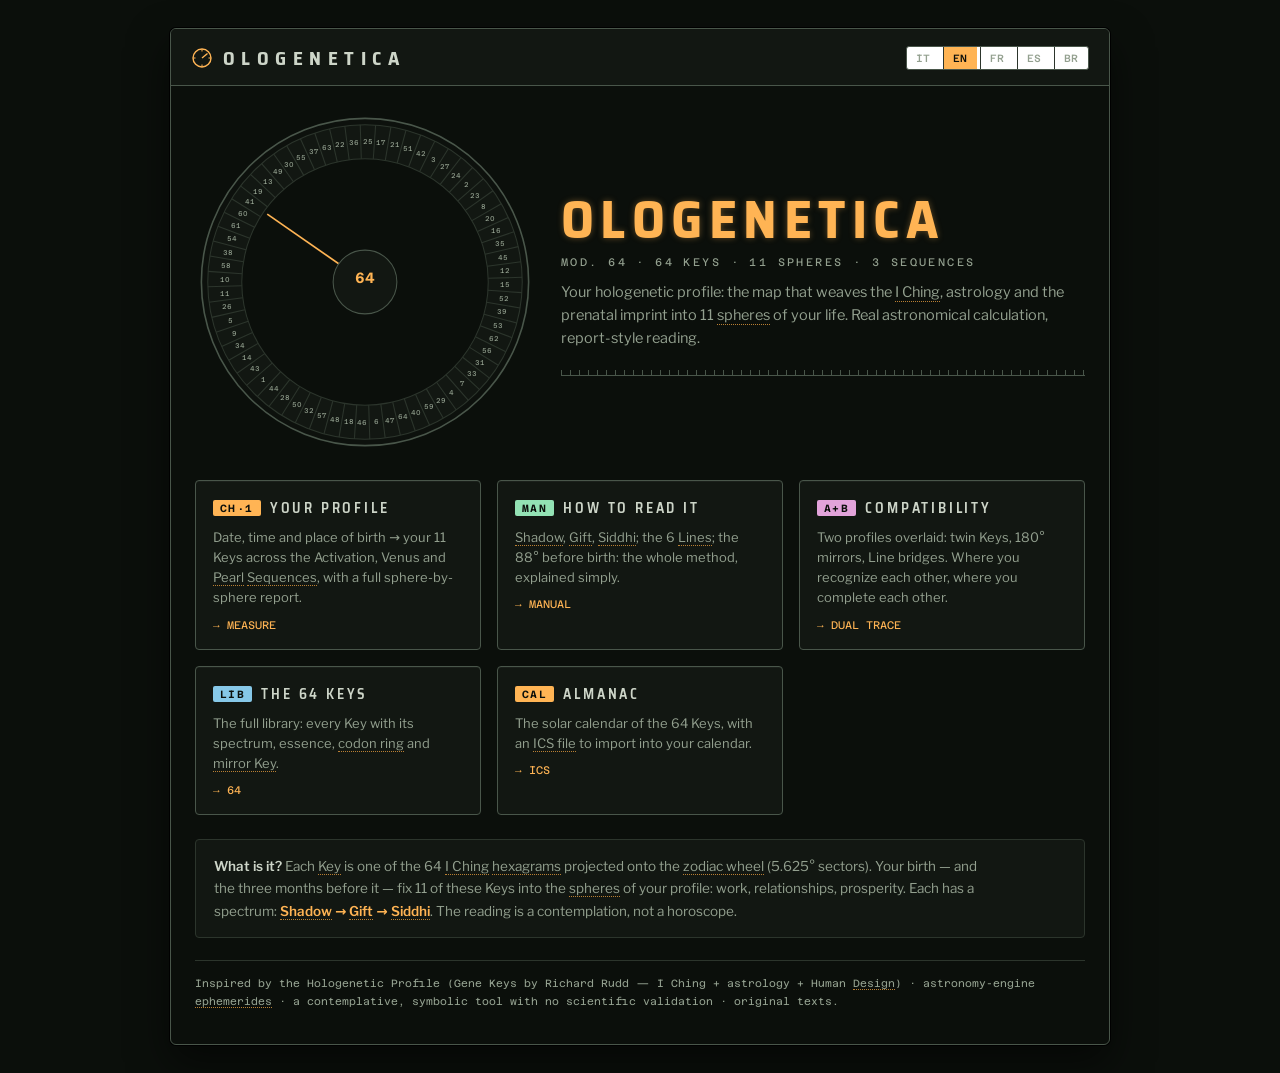
<file: index.html>
<!DOCTYPE html>
<html lang="it">
<head>
<meta charset="UTF-8">
<meta name="viewport" content="width=device-width, initial-scale=1.0">
<meta name="robots" content="noindex">
<title>Ologenetica — Il tuo DNA interiore</title>
<meta name="theme-color" content="#0b0f0b">
<link rel="manifest" href="manifest.json">
<link rel="icon" href="icons/icon-192.png" type="image/png">
<link rel="stylesheet" href="holo/fonts.css">
<link rel="stylesheet" href="holo/instrument.css">
<style>
.front{display:grid;grid-template-columns:minmax(0,340px) 1fr;gap:26px;align-items:center;margin:26px 24px 8px}
@media(max-width:760px){.front{grid-template-columns:1fr;justify-items:center}}
.front .txt2{min-width:0}
.cards{display:grid;grid-template-columns:repeat(3,1fr);gap:16px;margin:24px 24px}
@media(max-width:700px){.cards{grid-template-columns:1fr}}
.card{
  border:1px solid var(--etch-hi);border-radius:4px;background:var(--panel-1);padding:16px 17px 17px;
  text-decoration:none;color:var(--txt);display:block;position:relative;
  box-shadow:inset 0 1px 0 rgba(255,255,255,.04);
}
.card:hover{border-color:var(--amber-dn)}
.card .jack{font-family:var(--f-mono);font-size:10.5px;letter-spacing:.14em;color:var(--panel-0);
  display:inline-block;padding:2px 7px;border-radius:2px;font-weight:600}
.card h3{font-family:var(--f-engr);font-weight:600;font-size:14px;letter-spacing:.2em;text-transform:uppercase;margin:0 0 8px;color:var(--txt);display:flex;align-items:center;gap:9px}
.card p{font-size:13px;color:var(--dim);line-height:1.55;margin:0}
.card .go{font-family:var(--f-mono);font-size:11px;color:var(--amber);margin-top:11px;display:block}
.strip{margin:0 24px;border:1px solid var(--etch);border-radius:4px;background:var(--panel-1);padding:15px 18px}
.strip p{font-size:13.5px;color:var(--dim);line-height:1.65;margin:0;max-width:86ch}
.strip b{color:var(--txt);font-weight:600}
.strip .amberb{color:var(--amber)}
</style>
</head>
<body>
<!--
THESIS: il frontalino dello strumento — la home È lo strumento spento che aspetta una misura; rifiuta la landing a hero-card mistica.
OWN-WORLD: mondo "Lo Spettrometro" condiviso (holo/instrument.css): quadrante inciso dei 64, moduli con prese etichettate CH·1/2/3.
STORY: il visitatore capisce in un colpo d'occhio: c'è uno strumento, misura un profilo, si legge come un report.
FIRST VIEWPORT: targa OLOGENETICA, quadrante dial a sinistra, titolo con OLOGENETICA accesa e spec mono a destra, tre moduli sotto.
FORM: derivata dal mondo scelto (Lo Spettrometro, seed 84c75ad3) — frontalino.
FINISH: unreviewed and undocumented is unfinished; this build ends with the finish review, the verdict, DESIGN.md, and every shipping raster carrying its provenance.
-->
<div class="wrap">
  <div class="topbar">
    <a class="brand" href="index.html">
      <svg class="dialmark" viewBox="0 0 22 22" fill="none" aria-hidden="true"><circle cx="11" cy="11" r="9" stroke-width="1.4"/><line x1="11" y1="11" x2="16.5" y2="6.5" stroke-width="1.4"/><line x1="11" y1="2" x2="11" y2="4.5" stroke-width="1"/><line x1="11" y1="17.5" x2="11" y2="20" stroke-width="1"/><line x1="2" y1="11" x2="4.5" y2="11" stroke-width="1"/><line x1="17.5" y1="11" x2="20" y2="11" stroke-width="1"/></svg>
      Ologenetica</a>
    <span id="langPick"></span>
  </div>

  <div class="front">
    <div id="dial"></div>
    <div class="txt2">
      <h1 class="htitle"><span class="lit">OLOGENETICA</span></h1>
      <div class="ksuper" id="ksuper"></div>
      <p class="hsub" id="hsub"></p>
      <div class="tickline"></div>
    </div>
  </div>

  <div class="cards">
    <a class="card" href="Profilo%20Ologenetico.html">
      <h3><span class="jack" style="background:var(--amber)">CH·1</span> <span id="c1h"></span></h3>
      <p id="c1p"></p>
      <span class="go">→ MISURA</span>
    </a>
    <a class="card" href="Come%20si%20Legge.html">
      <h3><span class="jack" style="background:var(--mint)">MAN</span> <span id="c2h"></span></h3>
      <p id="c2p"></p>
      <span class="go">→ MANUALE</span>
    </a>
    <a class="card" href="Compatibilit%C3%A0.html">
      <h3><span class="jack" style="background:var(--mag)">A+B</span> <span id="c3h"></span></h3>
      <p id="c3p"></p>
      <span class="go">→ DUAL TRACE</span>
    </a>
    <a class="card" href="Chiavi.html">
      <h3><span class="jack" style="background:var(--blu)">LIB</span> <span id="c4h"></span></h3>
      <p id="c4p"></p>
      <span class="go">→ 64</span>
    </a>
    <a class="card" href="Almanacco.html">
      <h3><span class="jack" style="background:var(--amber)">CAL</span> <span id="c5h"></span></h3>
      <p id="c5p"></p>
      <span class="go">→ ICS</span>
    </a>
  </div>

  <div class="strip"><p id="strip"></p></div>
  <div class="footnote" id="foot"></div>
</div>

<script src="lang/i18n.js"></script>
<script src="holo/gloss.it.js"></script>
<script src="holo/gloss.en.js"></script>
<script src="holo/gloss.fr.js"></script>
<script src="holo/gloss.es.js"></script>
<script src="holo/gloss.pt.js"></script>
<script src="holo/gloss.js"></script>
<script>
(function(){
  const $ = id => document.getElementById(id);
  const UI = {
    it:{ ksuper:"MOD. 64 · 64 CHIAVI · 11 SFERE · 3 SEQUENZE",
      hsub:"Il tuo profilo ologenetico: la mappa che unisce I Ching, astrologia e l'impronta prenatale in 11 sfere della tua vita. Calcolo astronomico vero, lettura in stile report.",
      c1h:"Il tuo profilo", c1p:"Data, ora e luogo di nascita → le tue 11 Chiavi nelle Sequenze di Attivazione, Venere e Perla, con report completo sfera per sfera.",
      c2h:"Come si legge", c2p:"Ombra, Dono, Siddhi; le 6 Linee; gli 88° prima della nascita: tutto il metodo, spiegato semplice.",
      c3h:"Compatibilità", c3p:"Due profili sovrapposti: Chiavi gemelle, specchi a 180°, ponti di Linea. Dove vi riconoscete, dove vi completate.",
      strip:"<b>Cos'è?</b> Ogni Chiave è uno dei 64 esagrammi dell'I Ching proiettato sulla ruota zodiacale (settori di 5,625°). La tua nascita — e i tre mesi che l'hanno preceduta — fissano 11 di queste Chiavi nelle sfere del tuo profilo: lavoro, relazioni, prosperità. Ognuna ha uno spettro: <b class='amberb'>Ombra → Dono → Siddhi</b>. La lettura è una contemplazione, non un oroscopo.",
      foot:"Sistema ispirato al Profilo Ologenetico (Gene Keys di Richard Rudd — I Ching + astrologia + Human Design) · effemeridi astronomy-engine · strumento contemplativo e simbolico, senza validazione scientifica · testi originali.",
      c4h:"Le 64 Chiavi", c4p:"La biblioteca completa: ogni Chiave con spettro, essenza, anello di codoni e Chiave specchio.",
      c5h:"Almanacco", c5p:"Il calendario solare delle 64 Chiavi, con file ICS da importare nel tuo calendario.",
      goes:["→ MISURA","→ MANUALE","→ DUAL TRACE","→ 64","→ ICS"] },
    en:{ ksuper:"MOD. 64 · 64 KEYS · 11 SPHERES · 3 SEQUENCES",
      hsub:"Your hologenetic profile: the map that weaves the I Ching, astrology and the prenatal imprint into 11 spheres of your life. Real astronomical calculation, report-style reading.",
      c1h:"Your profile", c1p:"Date, time and place of birth → your 11 Keys across the Activation, Venus and Pearl Sequences, with a full sphere-by-sphere report.",
      c2h:"How to read it", c2p:"Shadow, Gift, Siddhi; the 6 Lines; the 88° before birth: the whole method, explained simply.",
      c3h:"Compatibility", c3p:"Two profiles overlaid: twin Keys, 180° mirrors, Line bridges. Where you recognize each other, where you complete each other.",
      strip:"<b>What is it?</b> Each Key is one of the 64 I Ching hexagrams projected onto the zodiac wheel (5.625° sectors). Your birth — and the three months before it — fix 11 of these Keys into the spheres of your profile: work, relationships, prosperity. Each has a spectrum: <b class='amberb'>Shadow → Gift → Siddhi</b>. The reading is a contemplation, not a horoscope.",
      foot:"Inspired by the Hologenetic Profile (Gene Keys by Richard Rudd — I Ching + astrology + Human Design) · astronomy-engine ephemerides · a contemplative, symbolic tool with no scientific validation · original texts.",
      c4h:"The 64 Keys", c4p:"The full library: every Key with its spectrum, essence, codon ring and mirror Key.",
      c5h:"Almanac", c5p:"The solar calendar of the 64 Keys, with an ICS file to import into your calendar.",
      goes:["→ MEASURE","→ MANUAL","→ DUAL TRACE","→ 64","→ ICS"] },
    fr:{ ksuper:"MOD. 64 · 64 CLÉS · 11 SPHÈRES · 3 SÉQUENCES",
      hsub:"Ton profil hologénétique : la carte qui tisse le Yi King, l'astrologie et l'empreinte prénatale en 11 sphères de ta vie. Calcul astronomique réel, lecture façon rapport.",
      c1h:"Ton profil", c1p:"Date, heure et lieu de naissance → tes 11 Clés dans les Séquences d'Activation, de Vénus et de la Perle, avec un rapport complet sphère par sphère.",
      c2h:"Comment lire", c2p:"Ombre, Don, Siddhi ; les 6 Lignes ; les 88° avant la naissance : toute la méthode, expliquée simplement.",
      c3h:"Compatibilité", c3p:"Deux profils superposés : Clés jumelles, miroirs à 180°, ponts de Ligne. Là où vous vous reconnaissez, là où vous vous complétez.",
      strip:"<b>Qu'est-ce que c'est ?</b> Chaque Clé est l'un des 64 hexagrammes du Yi King projeté sur la roue zodiacale (secteurs de 5,625°). Ta naissance — et les trois mois qui l'ont précédée — fixent 11 de ces Clés dans les sphères de ton profil : travail, relations, prospérité. Chacune a un spectre : <b class='amberb'>Ombre → Don → Siddhi</b>. La lecture est une contemplation, pas un horoscope.",
      foot:"Inspiré du Profil Hologénétique (Gene Keys de Richard Rudd — Yi King + astrologie + Human Design) · éphémérides astronomy-engine · outil contemplatif et symbolique, sans validation scientifique · textes originaux.",
      c4h:"Les 64 Clés", c4p:"La bibliothèque complète : chaque Clé avec son spectre, son essence, son anneau de codons et sa Clé miroir.",
      c5h:"Almanach", c5p:"Le calendrier solaire des 64 Clés, avec un fichier ICS à importer dans ton calendrier.",
      goes:["→ MESURE","→ MANUEL","→ DUAL TRACE","→ 64","→ ICS"] },
    es:{ ksuper:"MOD. 64 · 64 LLAVES · 11 ESFERAS · 3 SECUENCIAS",
      hsub:"Tu perfil hologenético: el mapa que une el I Ching, la astrología y la impronta prenatal en 11 esferas de tu vida. Cálculo astronómico real, lectura estilo informe.",
      c1h:"Tu perfil", c1p:"Fecha, hora y lugar de nacimiento → tus 11 Llaves en las Secuencias de Activación, Venus y Perla, con informe completo esfera por esfera.",
      c2h:"Cómo se lee", c2p:"Sombra, Don, Siddhi; las 6 Líneas; los 88° antes del nacimiento: todo el método, explicado fácil.",
      c3h:"Compatibilidad", c3p:"Dos perfiles superpuestos: Llaves gemelas, espejos a 180°, puentes de Línea. Dónde os reconocéis, dónde os completáis.",
      strip:"<b>¿Qué es?</b> Cada Llave es uno de los 64 hexagramas del I Ching proyectado sobre la rueda zodiacal (sectores de 5,625°). Tu nacimiento — y los tres meses anteriores — fijan 11 de estas Llaves en las esferas de tu perfil: trabajo, relaciones, prosperidad. Cada una tiene un espectro: <b class='amberb'>Sombra → Don → Siddhi</b>. La lectura es una contemplación, no un horóscopo.",
      foot:"Inspirado en el Perfil Hologenético (Gene Keys de Richard Rudd — I Ching + astrología + Human Design) · efemérides astronomy-engine · herramienta contemplativa y simbólica, sin validación científica · textos originales.",
      c4h:"Las 64 Llaves", c4p:"La biblioteca completa: cada Llave con su espectro, esencia, anillo de codones y Llave espejo.",
      c5h:"Almanaque", c5p:"El calendario solar de las 64 Llaves, con archivo ICS para importar en tu calendario.",
      goes:["→ MEDIR","→ MANUAL","→ DUAL TRACE","→ 64","→ ICS"] },
    pt:{ ksuper:"MOD. 64 · 64 CHAVES · 11 ESFERAS · 3 SEQUÊNCIAS",
      hsub:"Seu perfil hologenético: o mapa que une o I Ching, a astrologia e a impressão pré-natal em 11 esferas da sua vida. Cálculo astronômico real, leitura em estilo de relatório.",
      c1h:"Seu perfil", c1p:"Data, hora e local de nascimento → suas 11 Chaves nas Sequências de Ativação, Vênus e Pérola, com relatório completo esfera por esfera.",
      c2h:"Como ler", c2p:"Sombra, Dom, Siddhi; as 6 Linhas; os 88° antes do nascimento: todo o método, explicado de forma simples.",
      c3h:"Compatibilidade", c3p:"Dois perfis sobrepostos: Chaves gêmeas, espelhos a 180°, pontes de Linha. Onde vocês se reconhecem, onde se completam.",
      strip:"<b>O que é?</b> Cada Chave é um dos 64 hexagramas do I Ching projetado na roda zodiacal (setores de 5,625°). Seu nascimento — e os três meses anteriores — fixam 11 dessas Chaves nas esferas do seu perfil: trabalho, relações, prosperidade. Cada uma tem um espectro: <b class='amberb'>Sombra → Dom → Siddhi</b>. A leitura é uma contemplação, não um horóscopo.",
      foot:"Inspirado no Perfil Hologenético (Gene Keys de Richard Rudd — I Ching + astrologia + Human Design) · efemérides astronomy-engine · ferramenta contemplativa e simbólica, sem validação científica · textos originais.",
      c4h:"As 64 Chaves", c4p:"A biblioteca completa: cada Chave com seu espectro, essência, anel de códons e Chave espelho.",
      c5h:"Almanaque", c5p:"O calendário solar das 64 Chaves, com arquivo ICS para importar no seu calendário.",
      goes:["→ MEDIR","→ MANUAL","→ DUAL TRACE","→ 64","→ ICS"] }
  };
  const langOf = () => window.ZI18N ? window.ZI18N.get() : "it";

  // quadrante decorativo dei 64 (statico)
  const WHEEL = [41,19,13,49,30,55,37,63,22,36,25,17,21,51,42,3,27,24,2,23,8,20,16,35,45,12,15,52,39,53,62,56,31,33,7,4,29,59,40,64,47,6,46,18,48,57,32,50,28,44,1,43,14,34,9,5,26,11,10,58,38,54,61,60];
  function dialSVG(){
    const size=320, cx=size/2, cy=size/2, rOut=148, rIn=116, rNum=132;
    const D2R=Math.PI/180, SEC=360/64, ANC=302;
    const ang = lon => 90 - lon;
    const pt = (r,a)=>[cx + r*Math.cos(a*D2R), cy - r*Math.sin(a*D2R)];
    let s=`<svg viewBox="0 0 ${size} ${size}" style="width:100%;max-width:340px;height:auto" role="img" aria-label="dial 64">`;
    s+=`<circle cx="${cx}" cy="${cy}" r="${rOut+6}" fill="#0d110d" stroke="#49564a" stroke-width="1.5"/>`;
    s+=`<circle cx="${cx}" cy="${cy}" r="${rOut}" fill="#121712" stroke="#2c352c" stroke-width="1"/>`;
    s+=`<circle cx="${cx}" cy="${cy}" r="${rIn}" fill="#0b0f0b" stroke="#2c352c" stroke-width="1"/>`;
    for(let i=0;i<64;i++){
      const lon0 = ANC + i*SEC;
      const [x0,y0]=pt(rOut,ang(lon0)), [x1,y1]=pt(rIn,ang(lon0));
      s+=`<line x1="${x0.toFixed(1)}" y1="${y0.toFixed(1)}" x2="${x1.toFixed(1)}" y2="${y1.toFixed(1)}" stroke="#2c352c" stroke-width="1"/>`;
      const [nx,ny]=pt(rNum,ang(lon0+SEC/2));
      s+=`<text x="${nx.toFixed(1)}" y="${(ny+2.4).toFixed(1)}" text-anchor="middle" font-size="6.6" font-family="Azeret Mono,monospace" fill="#93a08f">${WHEEL[i]}</text>`;
    }
    // ago acceso sull'esagramma 41 (l'ancora della ruota)
    const [ax,ay]=pt(rIn-4,ang(302+2.8));
    s+=`<line x1="${cx}" y1="${cy}" x2="${ax.toFixed(1)}" y2="${ay.toFixed(1)}" stroke="#ffb454" stroke-width="1.6"/>`;
    s+=`<circle cx="${cx}" cy="${cy}" r="30" fill="#121712" stroke="#49564a" stroke-width="1"/>`;
    s+=`<text x="${cx}" y="${cy+1}" text-anchor="middle" font-size="14" font-family="Azeret Mono,monospace" font-weight="600" fill="#ffb454">64</text>`;
    s+=`<text x="${cx}" y="${cy+14}" text-anchor="middle" font-size="6.5" font-family="Azeret Mono,monospace" fill="#93a08f">KEYS</text>`;
    s+=`</svg>`;
    return s;
  }
  document.getElementById("dial").innerHTML = dialSVG();

  function applyLang(){
    const u = UI[langOf()] || UI.it;
    $("ksuper").textContent = u.ksuper; $("hsub").textContent = u.hsub;
    $("c1h").textContent = u.c1h; $("c1p").textContent = u.c1p;
    $("c2h").textContent = u.c2h; $("c2p").textContent = u.c2p;
    $("c3h").textContent = u.c3h; $("c3p").textContent = u.c3p;
    $("c4h").textContent = u.c4h; $("c4p").textContent = u.c4p;
    $("c5h").textContent = u.c5h; $("c5p").textContent = u.c5p;
    document.querySelectorAll(".card .go").forEach((el,i)=>{ el.textContent = u.goes[i]; });
    $("strip").innerHTML = u.strip; $("foot").textContent = u.foot;
    if(window.ZI18N) window.ZI18N.decorate();
  }
  if(window.ZI18N) window.ZI18N.mount($("langPick"));
  window.addEventListener("zlangchange", applyLang);
  applyLang();
})();
</script>
</body>
</html>
</file>
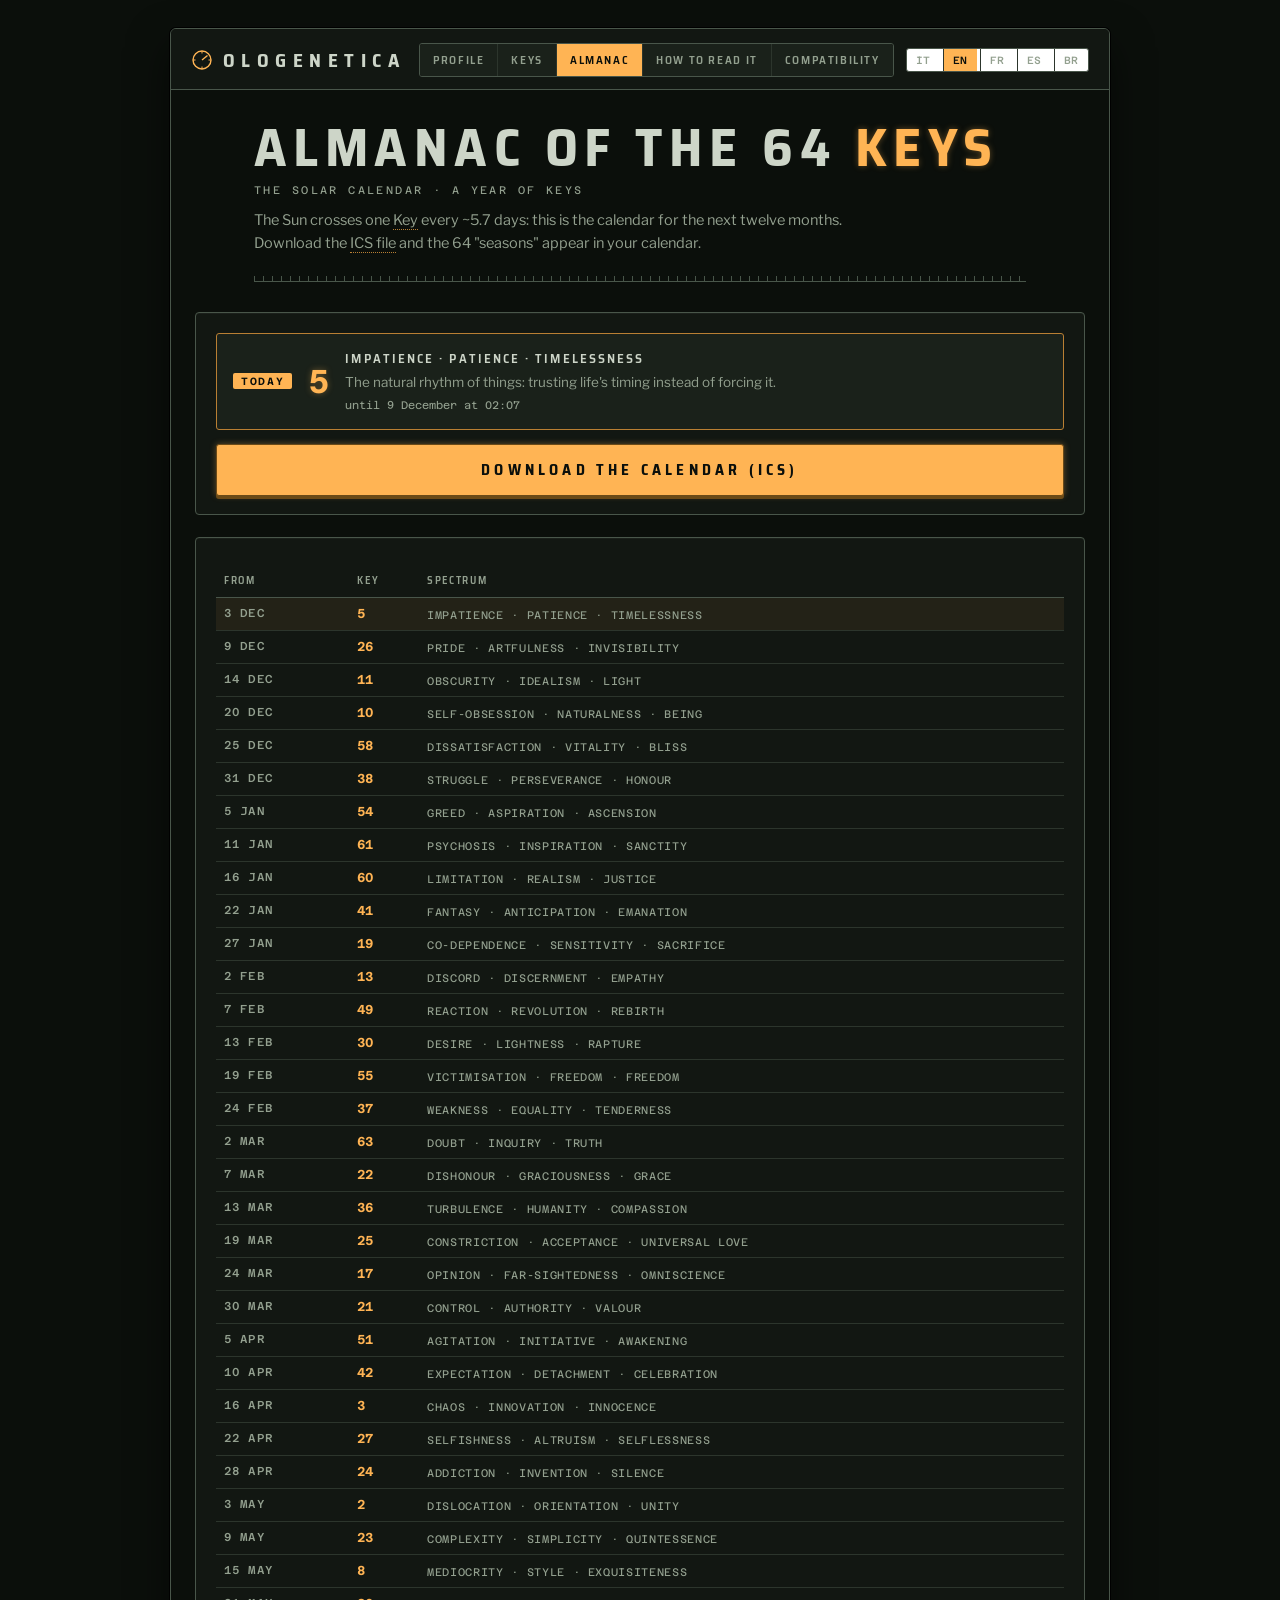
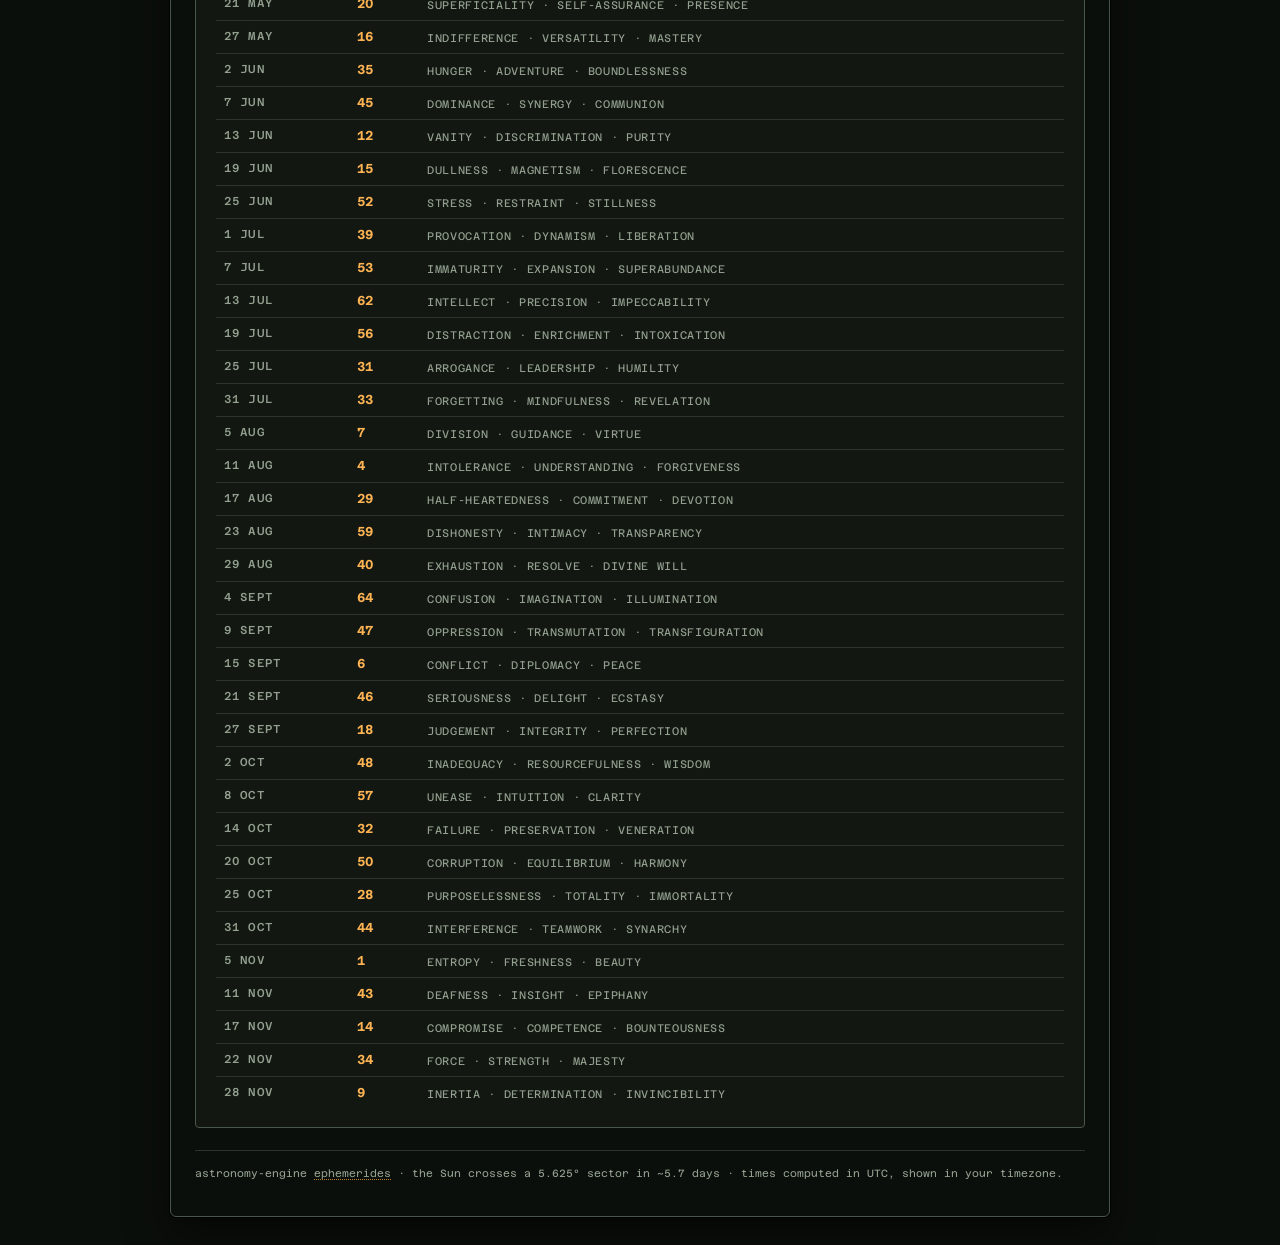
<file: Almanacco.html>
<!DOCTYPE html>
<html lang="it">
<head>
<meta charset="UTF-8">
<meta name="viewport" content="width=device-width, initial-scale=1.0">
<meta name="robots" content="noindex">
<title>Ologenetica — Almanacco delle 64 Chiavi</title>
<meta name="theme-color" content="#0b0f0b">
<link rel="manifest" href="manifest.json">
<link rel="icon" href="icons/icon-192.png" type="image/png">
<link rel="stylesheet" href="holo/fonts.css">
<link rel="stylesheet" href="holo/instrument.css">
<style>
.todaybox{border:1px solid var(--amber-dn);border-radius:3px;background:var(--panel-2);padding:14px 16px;display:flex;gap:16px;align-items:center;flex-wrap:wrap}
.todaybox .tk{font-family:var(--f-mono);font-weight:600;font-size:33px;color:var(--amber);text-shadow:var(--glow);line-height:1}
.todaybox .tt{flex:1;min-width:240px}
.todaybox .tt b{font-family:var(--f-engr);font-weight:600;font-size:13px;letter-spacing:.16em;text-transform:uppercase;color:var(--txt)}
.todaybox .tt div{font-size:13.5px;color:var(--dim);line-height:1.55;margin-top:3px}
.todaybox .badge{font-family:var(--f-mono);font-size:10.5px;letter-spacing:.16em;color:var(--panel-0);background:var(--amber);padding:2px 8px;border-radius:2px;font-weight:600}
.almrow td:first-child{font-family:var(--f-mono);font-weight:500;color:var(--dim);white-space:nowrap}
.almrow.now td{background:rgba(255,180,84,.07)}
.almrow .ak{font-family:var(--f-mono);font-weight:600;color:var(--amber)}
.almrow .asp{font-family:var(--f-mono);font-size:11px;letter-spacing:.06em;text-transform:uppercase;color:var(--dim)}
</style>
</head>
<body>
<!--
THESIS: l'almanacco dello strumento — il calendario solare delle 64 bande, esportabile nel calendario personale; eredita il mondo "Lo Spettrometro".
OWN-WORLD: holo/instrument.css (pannelli, fosfori, tabelle di taratura, mono readouts).
STORY: il lettore vede in quale Chiave è il Sole oggi, scarica l'ICS e il servizio lo accompagna tutto l'anno senza server.
FIRST VIEWPORT: targa, titolo ALMANACCO acceso, modulo OGGI con la Chiave corrente, pulsante ICS, tabella dei 12 mesi.
FORM: estensione del mondo scelto (Lo Spettrometro, seed 84c75ad3) — registro almanacco.
FINISH: unreviewed and undocumented is unfinished; this build ends with the finish review, the verdict, DESIGN.md, and every shipping raster carrying its provenance.
-->
<div class="wrap">
  <div class="topbar">
    <a class="brand" href="index.html" title="Home">
      <svg class="dialmark" viewBox="0 0 22 22" fill="none" aria-hidden="true"><circle cx="11" cy="11" r="9" stroke-width="1.4"/><line x1="11" y1="11" x2="16.5" y2="6.5" stroke-width="1.4"/><line x1="11" y1="2" x2="11" y2="4.5" stroke-width="1"/><line x1="11" y1="17.5" x2="11" y2="20" stroke-width="1"/><line x1="2" y1="11" x2="4.5" y2="11" stroke-width="1"/><line x1="17.5" y1="11" x2="20" y2="11" stroke-width="1"/></svg>
      Ologenetica</a>
    <div class="topright">
      <div class="nav">
        <a class="pill" data-k="profilo" href="Profilo%20Ologenetico.html">Profilo</a>
        <a class="pill" data-k="chiavi" href="Chiavi.html">Chiavi</a>
        <a class="pill on" data-k="almanacco" href="Almanacco.html">Almanacco</a>
        <a class="pill" data-k="guida" href="Come%20si%20Legge.html">Come si legge</a>
        <a class="pill" data-k="match" href="Compatibilit%C3%A0.html">Compatibilità</a>
      </div>
      <span id="langPick"></span>
    </div>
  </div>

  <div class="hero">
    <h1 class="htitle" id="htitle"></h1>
    <div class="ksuper" id="ksuper"></div>
    <p class="hsub" id="hsub"></p>
    <div class="tickline"></div>
  </div>

  <div class="panel">
    <div class="todaybox" id="todayBox"></div>
    <button class="btn-go" id="icsBtn" style="margin-top:14px"></button>
  </div>

  <div class="panel">
    <div style="overflow-x:auto"><table class="stable" id="almTable"></table></div>
  </div>

  <div class="footnote" id="foot"></div>
</div>

<script src="lang/i18n.js"></script>
<script src="lib/astronomy.browser.min.js"></script>
<script src="holo/keys.it.js"></script>
<script src="holo/keys.en.js"></script>
<script src="holo/keys.fr.js"></script>
<script src="holo/keys.es.js"></script>
<script src="holo/keys.pt.js"></script>
<script src="holo/extra.it.js"></script>
<script src="holo/extra.en.js"></script>
<script src="holo/extra.fr.js"></script>
<script src="holo/extra.es.js"></script>
<script src="holo/extra.pt.js"></script>
<script src="holo/engine.js"></script>
<script src="holo/gloss.it.js"></script>
<script src="holo/gloss.en.js"></script>
<script src="holo/gloss.fr.js"></script>
<script src="holo/gloss.es.js"></script>
<script src="holo/gloss.pt.js"></script>
<script src="holo/gloss.js"></script>
<script>
(function(){
  const $ = id => document.getElementById(id);
  const langOf = () => window.ZI18N ? window.ZI18N.get() : "it";
  const D = () => window.HOLO_LANGS[langOf()] || window.HOLO_LANGS.it;
  const E = () => window.HOLO_EXTRA[langOf()] || window.HOLO_EXTRA.it;
  const fill = (tpl, p) => String(tpl||"").replace(/\{(\w+)\}/g,(m,k)=>p[k]!=null?p[k]:m);
  const LOCALE = { it:"it-IT", en:"en-GB", fr:"fr-FR", es:"es-ES", pt:"pt-BR" };
  const NAV = {
    it:{profilo:"Profilo",chiavi:"Chiavi",almanacco:"Almanacco",guida:"Come si legge",match:"Compatibilità"},
    en:{profilo:"Profile",chiavi:"Keys",almanacco:"Almanac",guida:"How to read it",match:"Compatibility"},
    fr:{profilo:"Profil",chiavi:"Clés",almanacco:"Almanach",guida:"Comment lire",match:"Compatibilité"},
    es:{profilo:"Perfil",chiavi:"Llaves",almanacco:"Almanaque",guida:"Cómo se lee",match:"Compatibilidad"},
    pt:{profilo:"Perfil",chiavi:"Chaves",almanacco:"Almanaque",guida:"Como ler",match:"Compatibilidade"}
  };
  const FOOT = {
    it:"Effemeridi astronomy-engine · il Sole attraversa un settore di 5,625° in ~5,7 giorni · orari in UTC convertiti al tuo fuso.",
    en:"astronomy-engine ephemerides · the Sun crosses a 5.625° sector in ~5.7 days · times computed in UTC, shown in your timezone.",
    fr:"Éphémérides astronomy-engine · le Soleil traverse un secteur de 5,625° en ~5,7 jours · heures calculées en UTC, affichées dans ton fuseau.",
    es:"Efemérides astronomy-engine · el Sol cruza un sector de 5,625° en ~5,7 días · horas en UTC, mostradas en tu zona horaria.",
    pt:"Efemérides astronomy-engine · o Sol cruza um setor de 5,625° em ~5,7 dias · horários em UTC, exibidos no seu fuso."
  };

  const ALM_LIST = window.HOLO.almanac(new Date());

  const fmtD = d => { try{ return new Intl.DateTimeFormat(LOCALE[langOf()]||"it-IT",{day:"numeric",month:"short"}).format(d);}catch(e){return "";} };
  const fmtDT = d => { try{ return new Intl.DateTimeFormat(LOCALE[langOf()]||"it-IT",{day:"numeric",month:"long",hour:"2-digit",minute:"2-digit"}).format(d);}catch(e){return "";} };

  function render(){
    const X = E().ALM, L = D().LBL, now = new Date();
    $("htitle").innerHTML = X.title.split(" ").length > 1
      ? X.title.split(" ").slice(0,-1).join(" ") + ' <span class="lit">' + X.title.split(" ").pop() + "</span>"
      : `<span class="lit">${X.title}</span>`;
    $("ksuper").textContent = X.ksuper;
    $("hsub").textContent = X.sub;
    const cur = ALM_LIST.find(e => e.start <= now && now < e.end) || ALM_LIST[0];
    const K = D().KEYS[cur.key];
    $("todayBox").innerHTML = `
      <span class="badge">${X.today}</span>
      <span class="tk">${cur.key}</span>
      <div class="tt"><b>${K.o} · ${K.d} · ${K.s}</b>
        <div>${K.t}</div>
        <div style="font-family:var(--f-mono);font-size:11px;margin-top:5px">${fill(X.until,{date:fmtDT(cur.end)})}</div>
      </div>`;
    $("icsBtn").textContent = X.ics;
    $("almTable").innerHTML =
      `<tr><th>${X.tableFrom}</th><th>${X.tableKey}</th><th>${X.tableSpectrum}</th></tr>` +
      ALM_LIST.map(e=>{
        const KK = D().KEYS[e.key];
        const isNow = e === cur;
        return `<tr class="almrow${isNow?" now":""}"><td>${fmtD(e.start)}</td>
          <td class="ak">${e.key}</td>
          <td><span class="asp">${KK.o} · ${KK.d} · ${KK.s}</span></td></tr>`;
      }).join("");
    $("foot").textContent = FOOT[langOf()] || FOOT.it;
    const nav = NAV[langOf()] || NAV.it;
    document.querySelectorAll(".pill[data-k]").forEach(p=>{ if(nav[p.dataset.k]) p.textContent = nav[p.dataset.k]; });
    if(window.ZI18N) window.ZI18N.decorate();
  }

  // --- ICS: le 64 stagioni nel calendario, senza server ---
  function icsDate(d){
    return d.getUTCFullYear() + String(d.getUTCMonth()+1).padStart(2,"0") + String(d.getUTCDate()).padStart(2,"0") +
      "T" + String(d.getUTCHours()).padStart(2,"0") + String(d.getUTCMinutes()).padStart(2,"0") + "00Z";
  }
  function esc(s){ return String(s).replace(/\\/g,"\\\\").replace(/;/g,"\\;").replace(/,/g,"\\,").replace(/\n/g,"\\n"); }
  $("icsBtn").addEventListener("click", ()=>{
    const X = E().ALM;
    const stamp = icsDate(new Date());
    let ics = "BEGIN:VCALENDAR\r\nVERSION:2.0\r\nPRODID:-//ologenetica//almanacco//IT\r\nCALSCALE:GREGORIAN\r\n";
    ALM_LIST.forEach((e,i)=>{
      const K = D().KEYS[e.key];
      ics += "BEGIN:VEVENT\r\n";
      ics += "UID:holo-" + e.start.getTime() + "-" + e.key + "@ologenetica\r\n";
      ics += "DTSTAMP:" + stamp + "\r\n";
      ics += "DTSTART:" + icsDate(e.start) + "\r\n";
      ics += "DTEND:" + icsDate(e.end) + "\r\n";
      ics += "SUMMARY:" + esc(fill(X.icsEvt,{key:e.key, d:K.d})) + "\r\n";
      ics += "DESCRIPTION:" + esc(fill(X.icsDesc,{o:K.o, d:K.d, s:K.s, t:K.t})) + "\r\n";
      ics += "END:VEVENT\r\n";
    });
    ics += "END:VCALENDAR\r\n";
    const a = document.createElement("a");
    a.href = URL.createObjectURL(new Blob([ics], {type:"text/calendar"}));
    a.download = X.icsName + ".ics";
    a.click(); setTimeout(()=>URL.revokeObjectURL(a.href), 5000);
  });

  if(window.ZI18N) window.ZI18N.mount($("langPick"));
  window.addEventListener("zlangchange", render);
  render();
})();
</script>
</body>
</html>
</file>
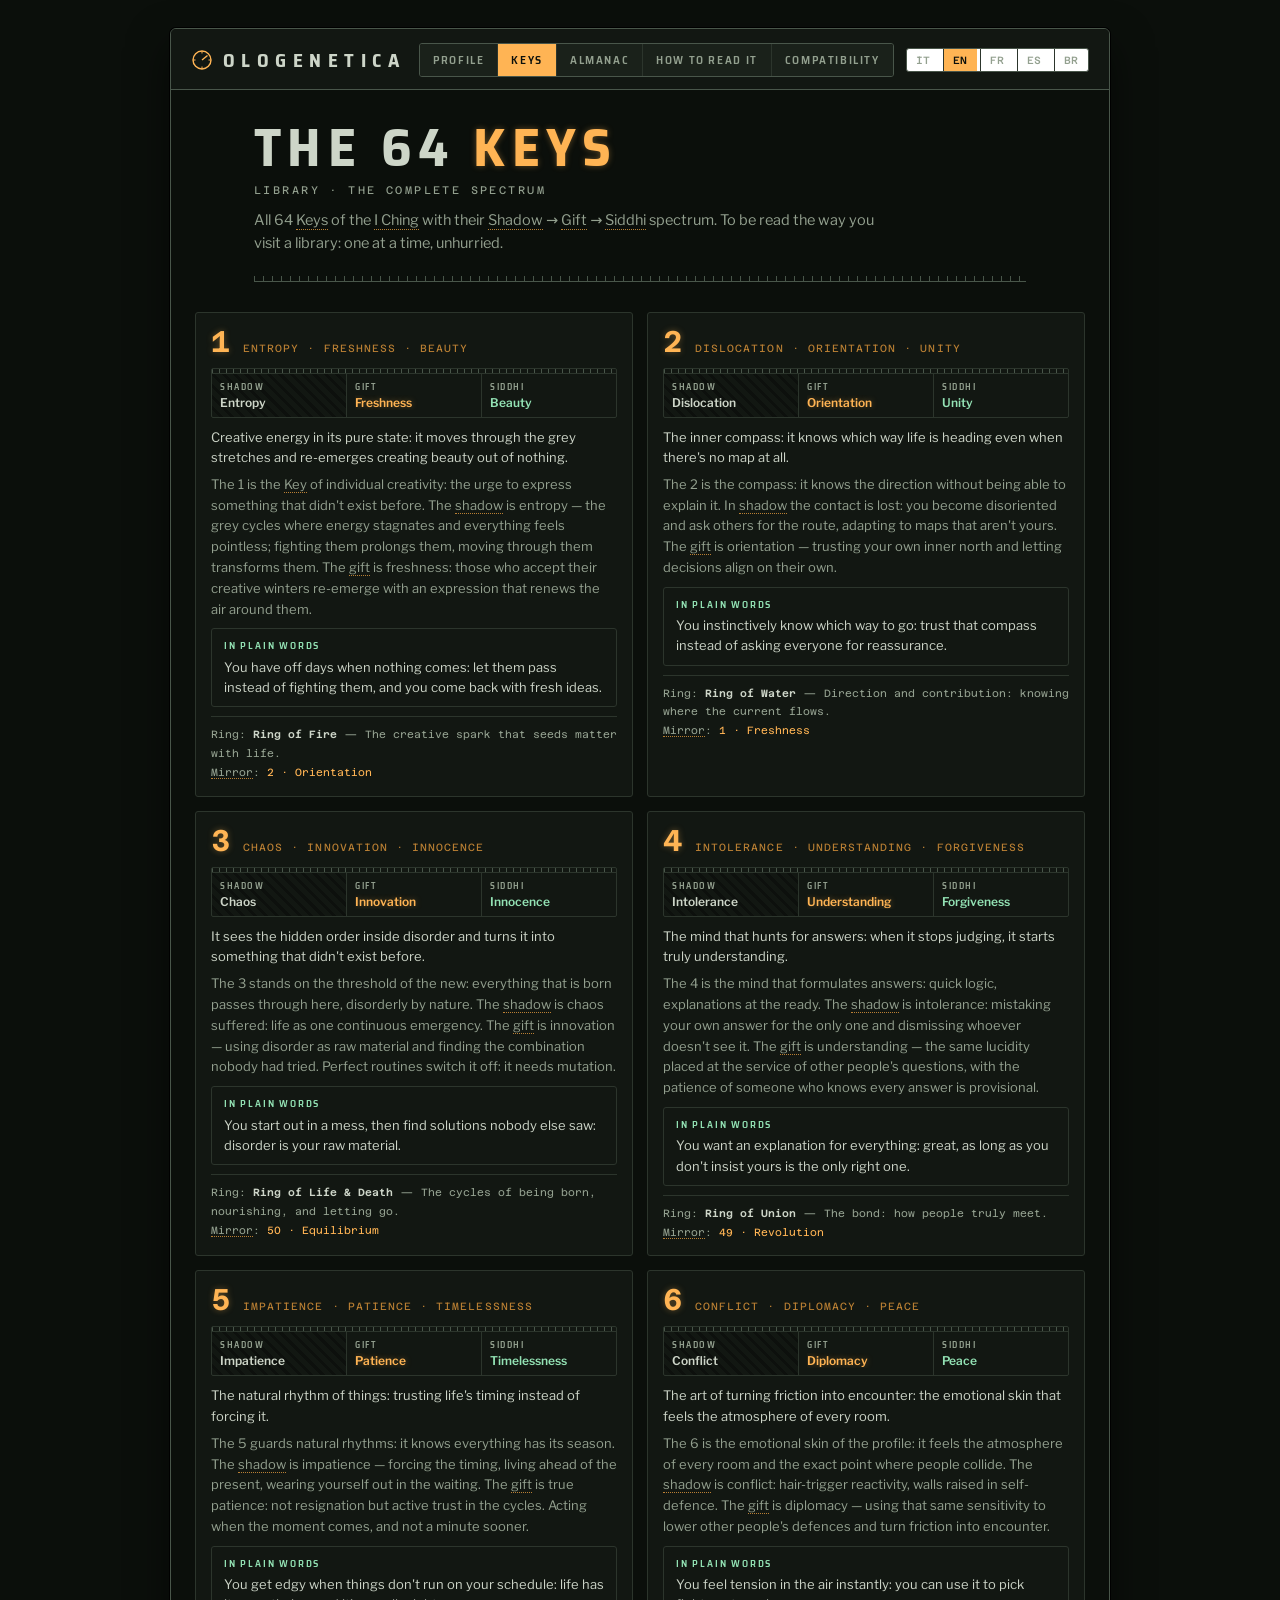
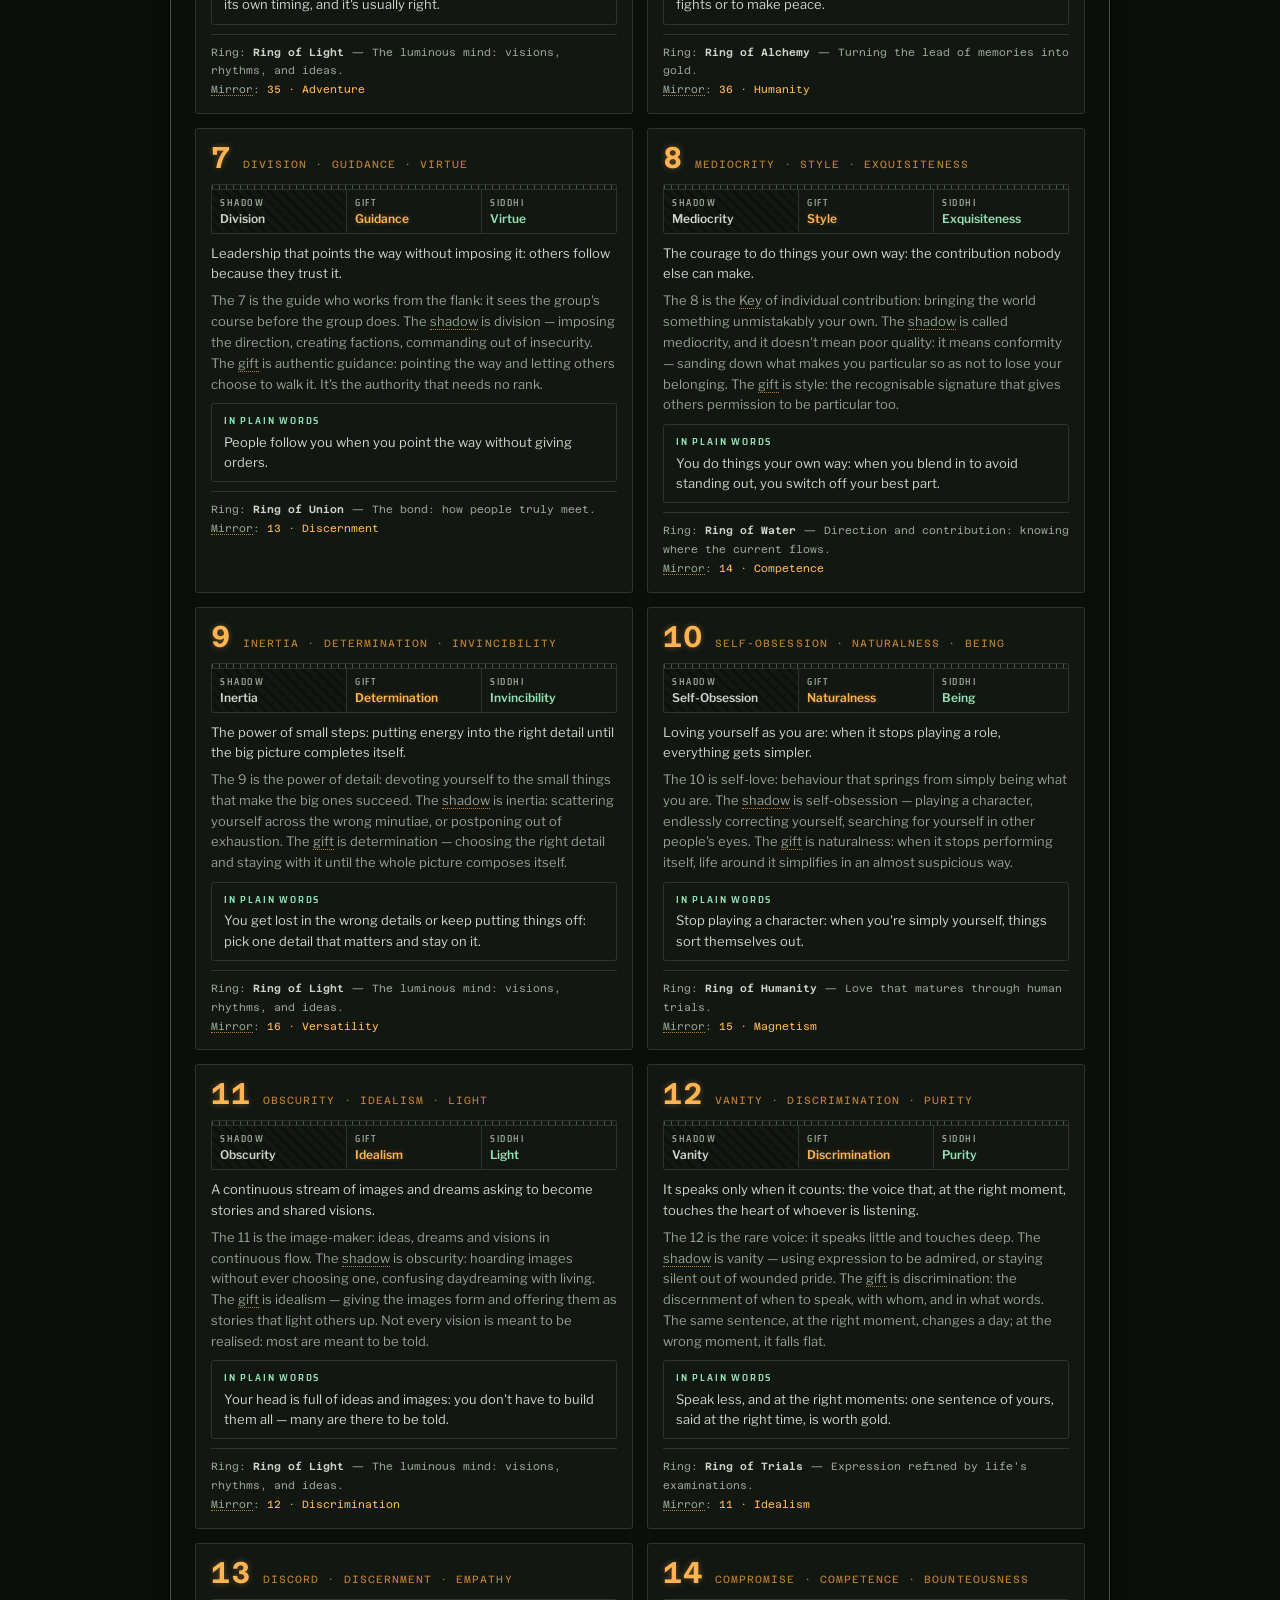
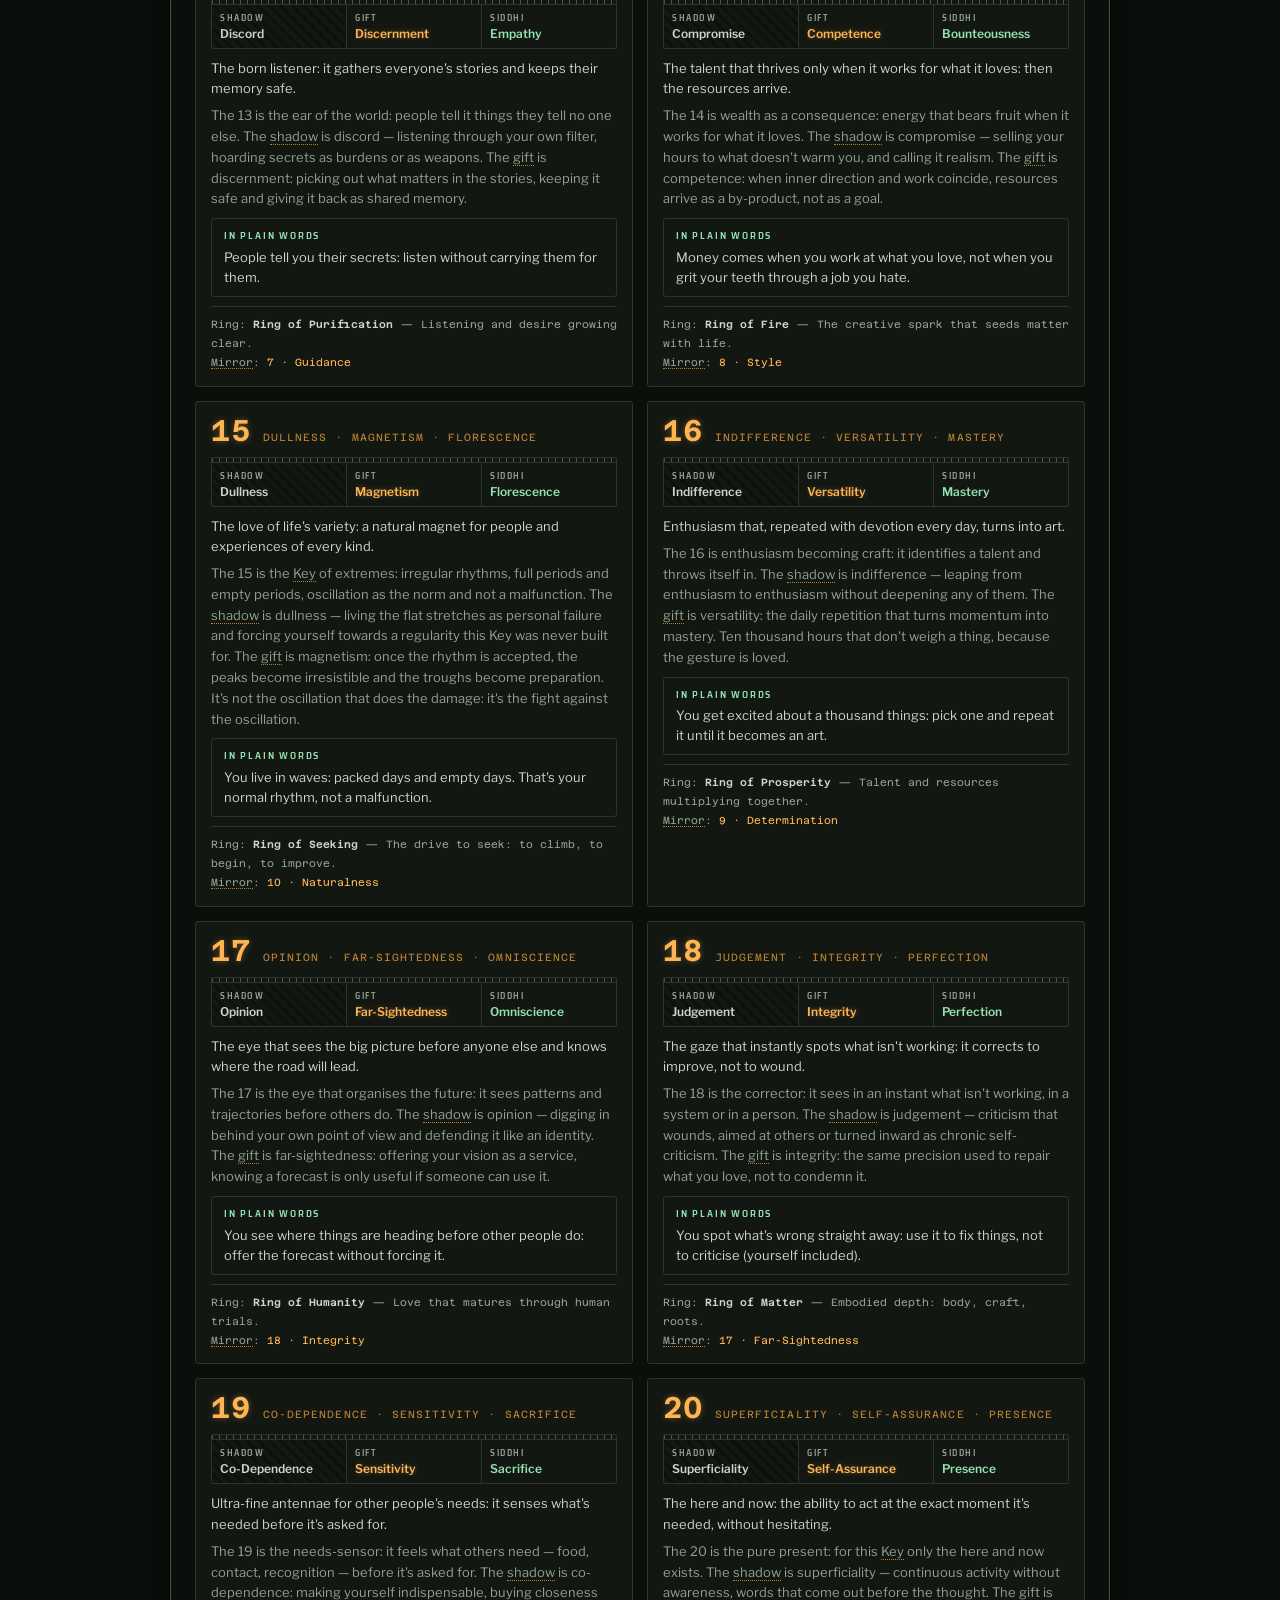
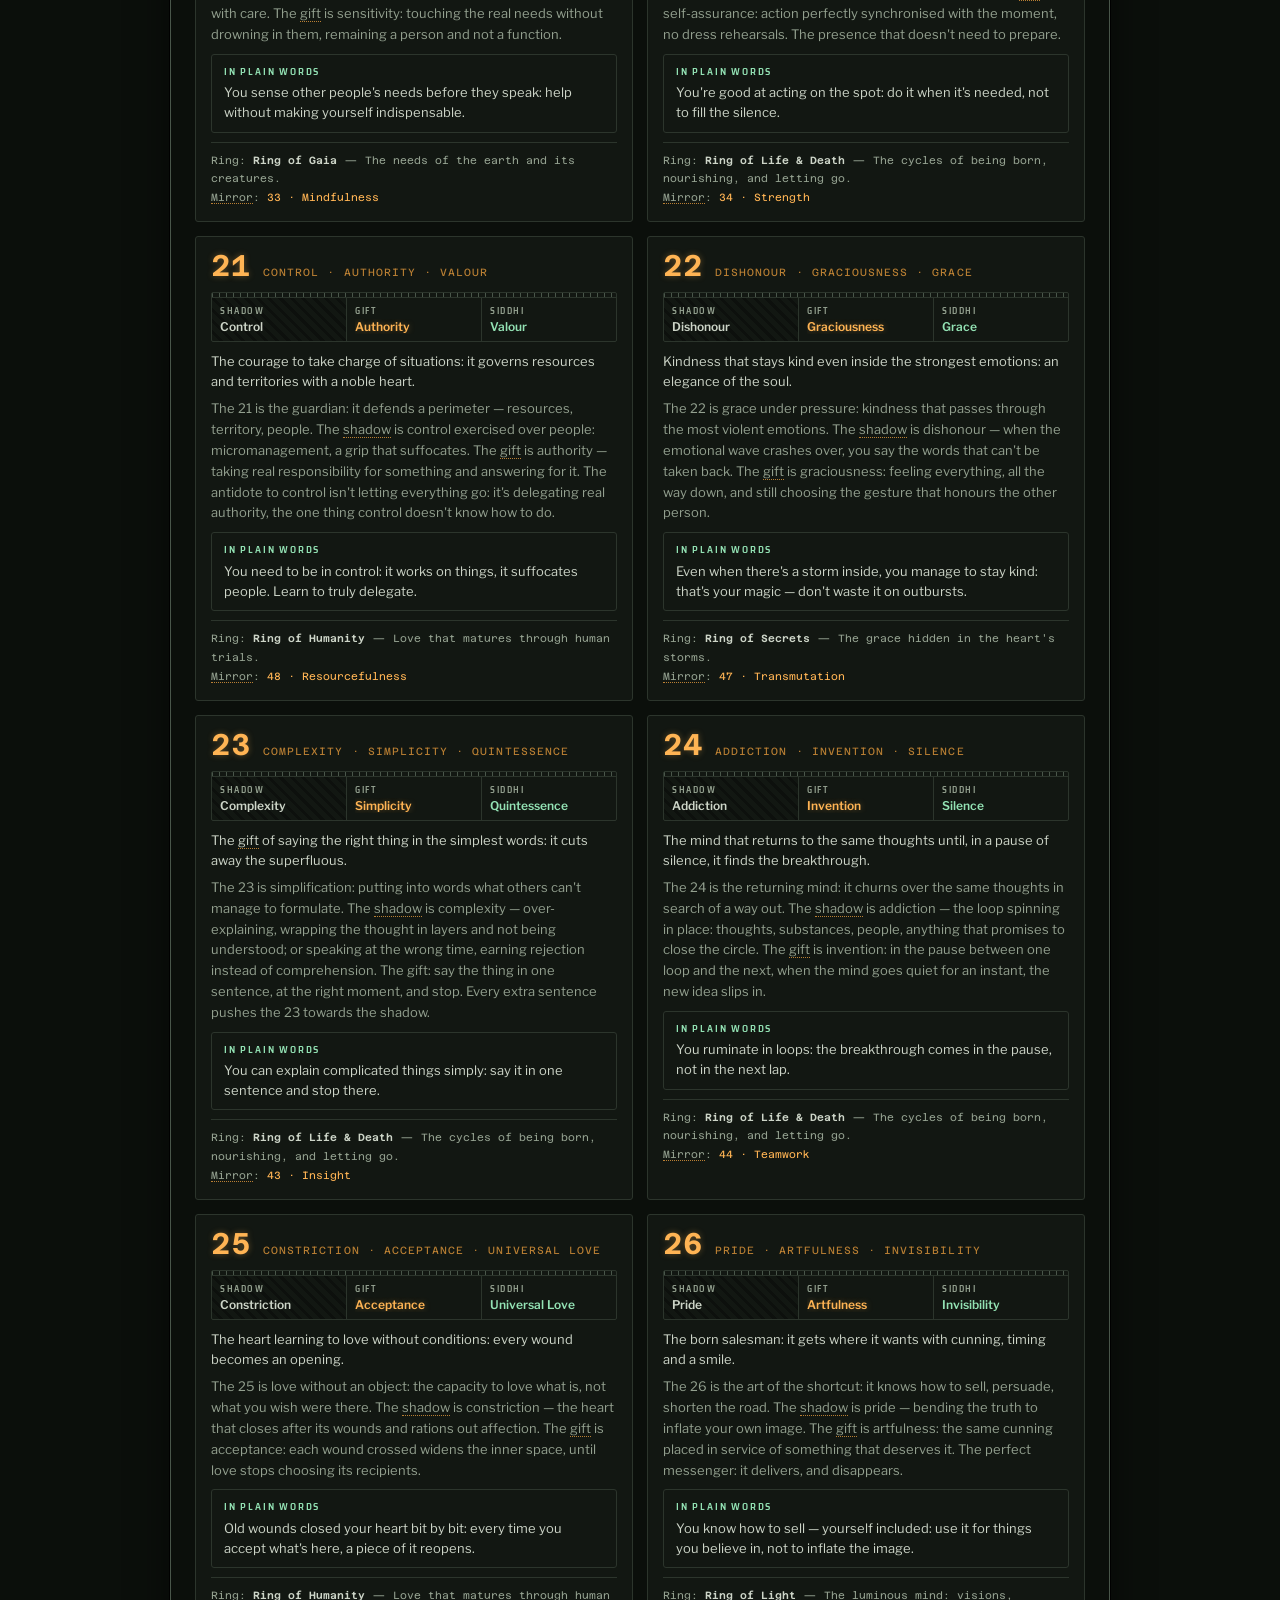
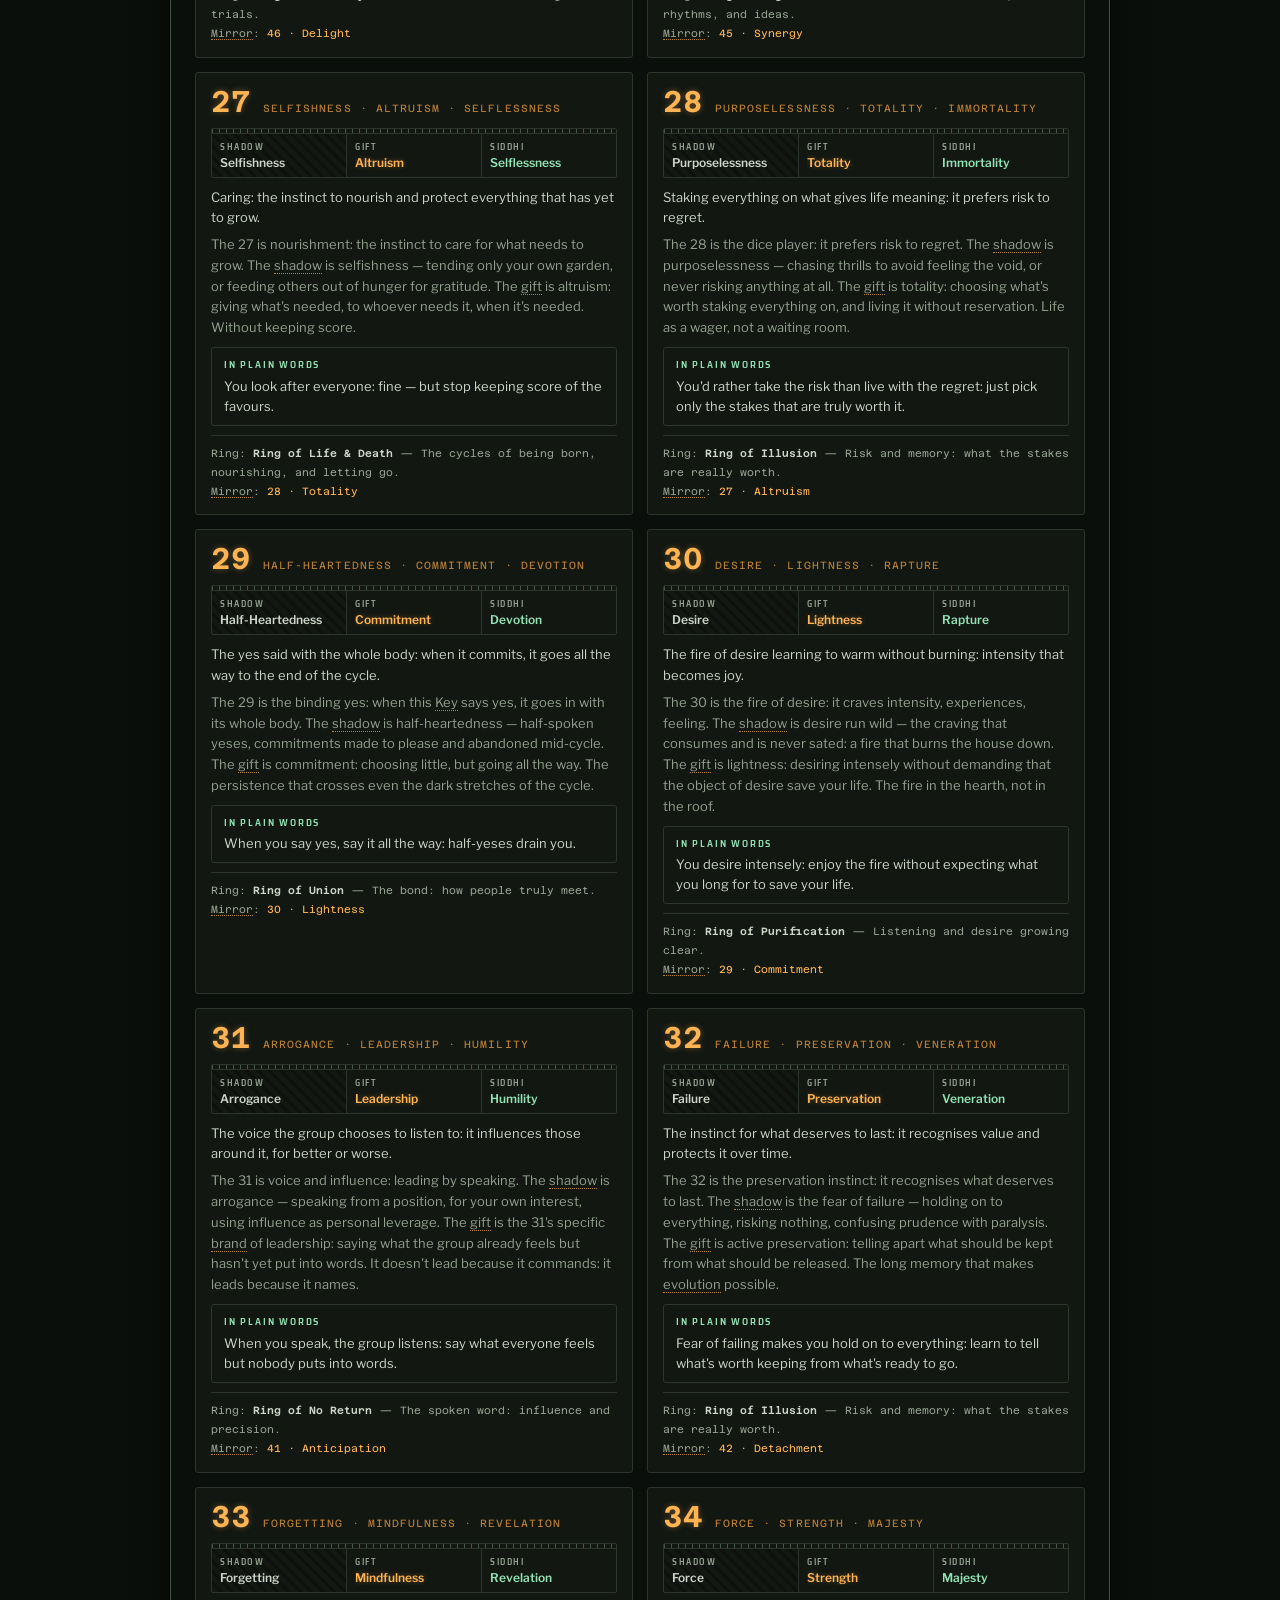
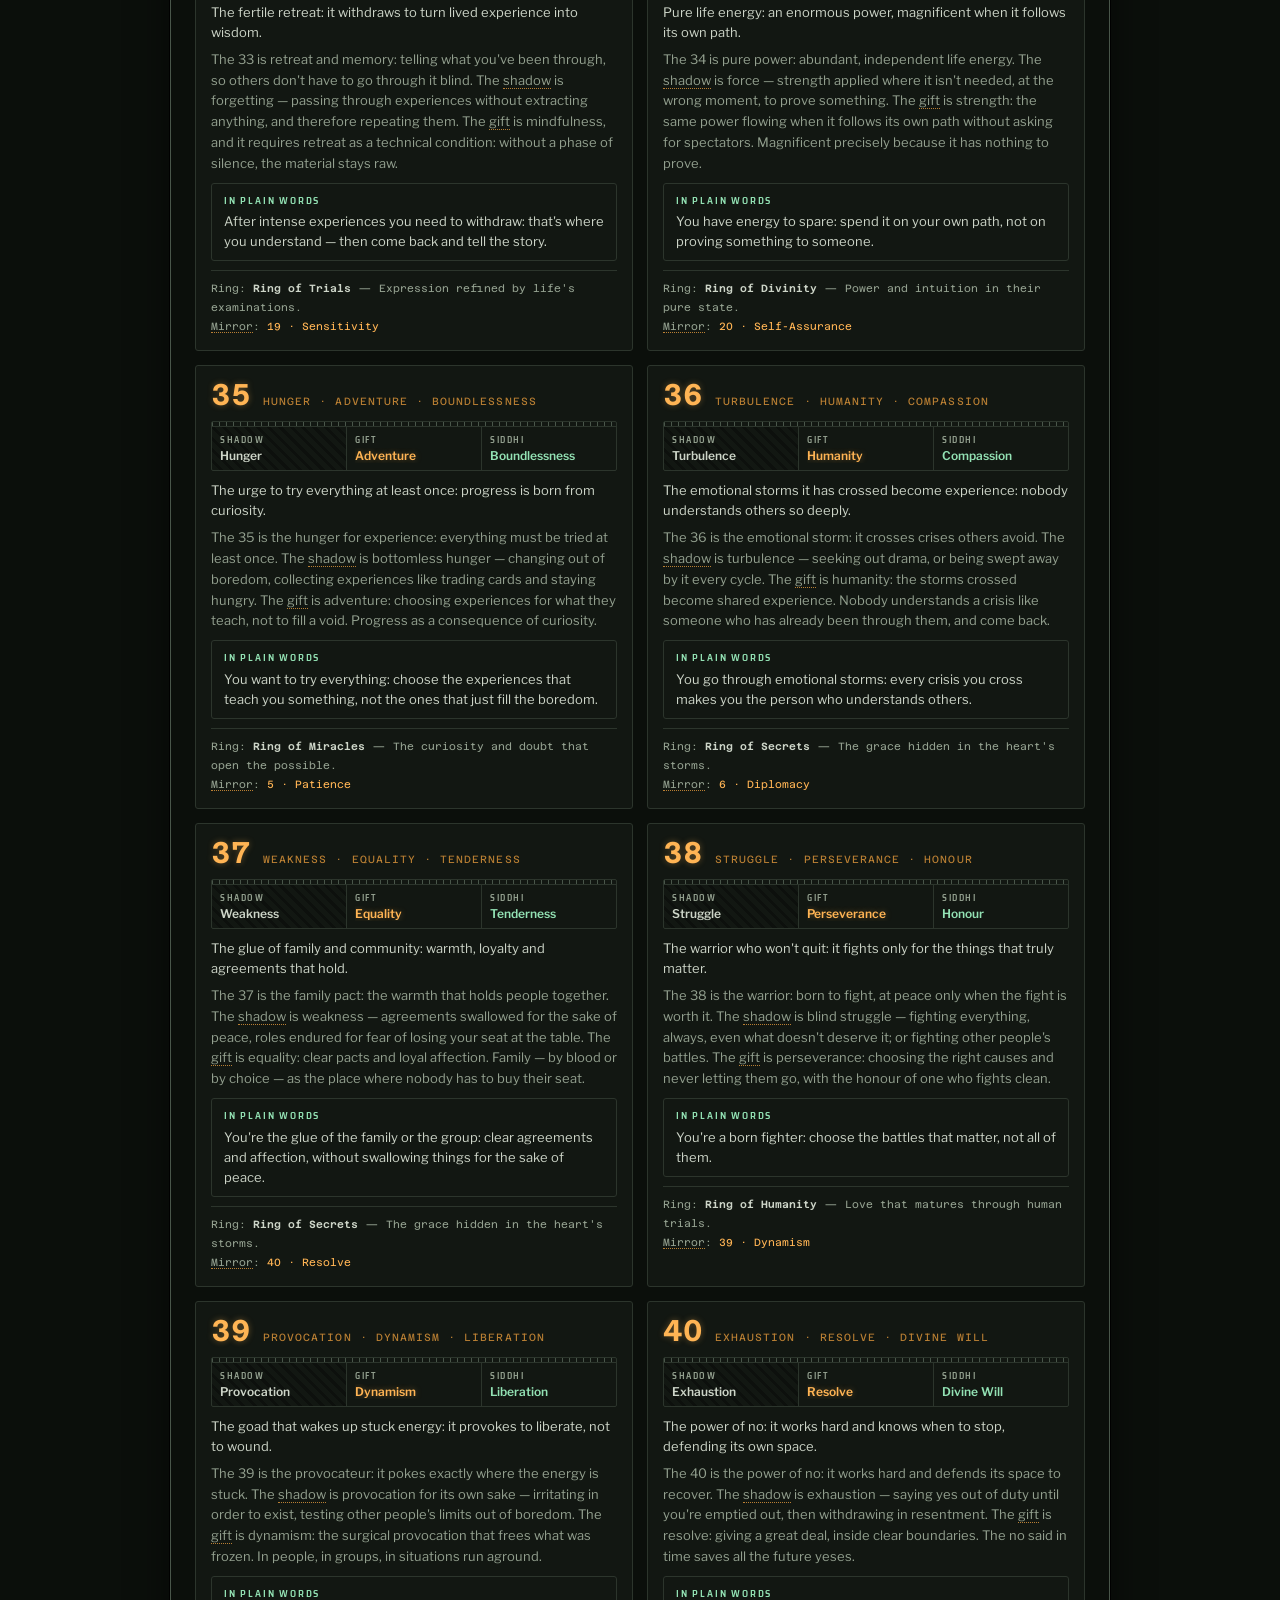
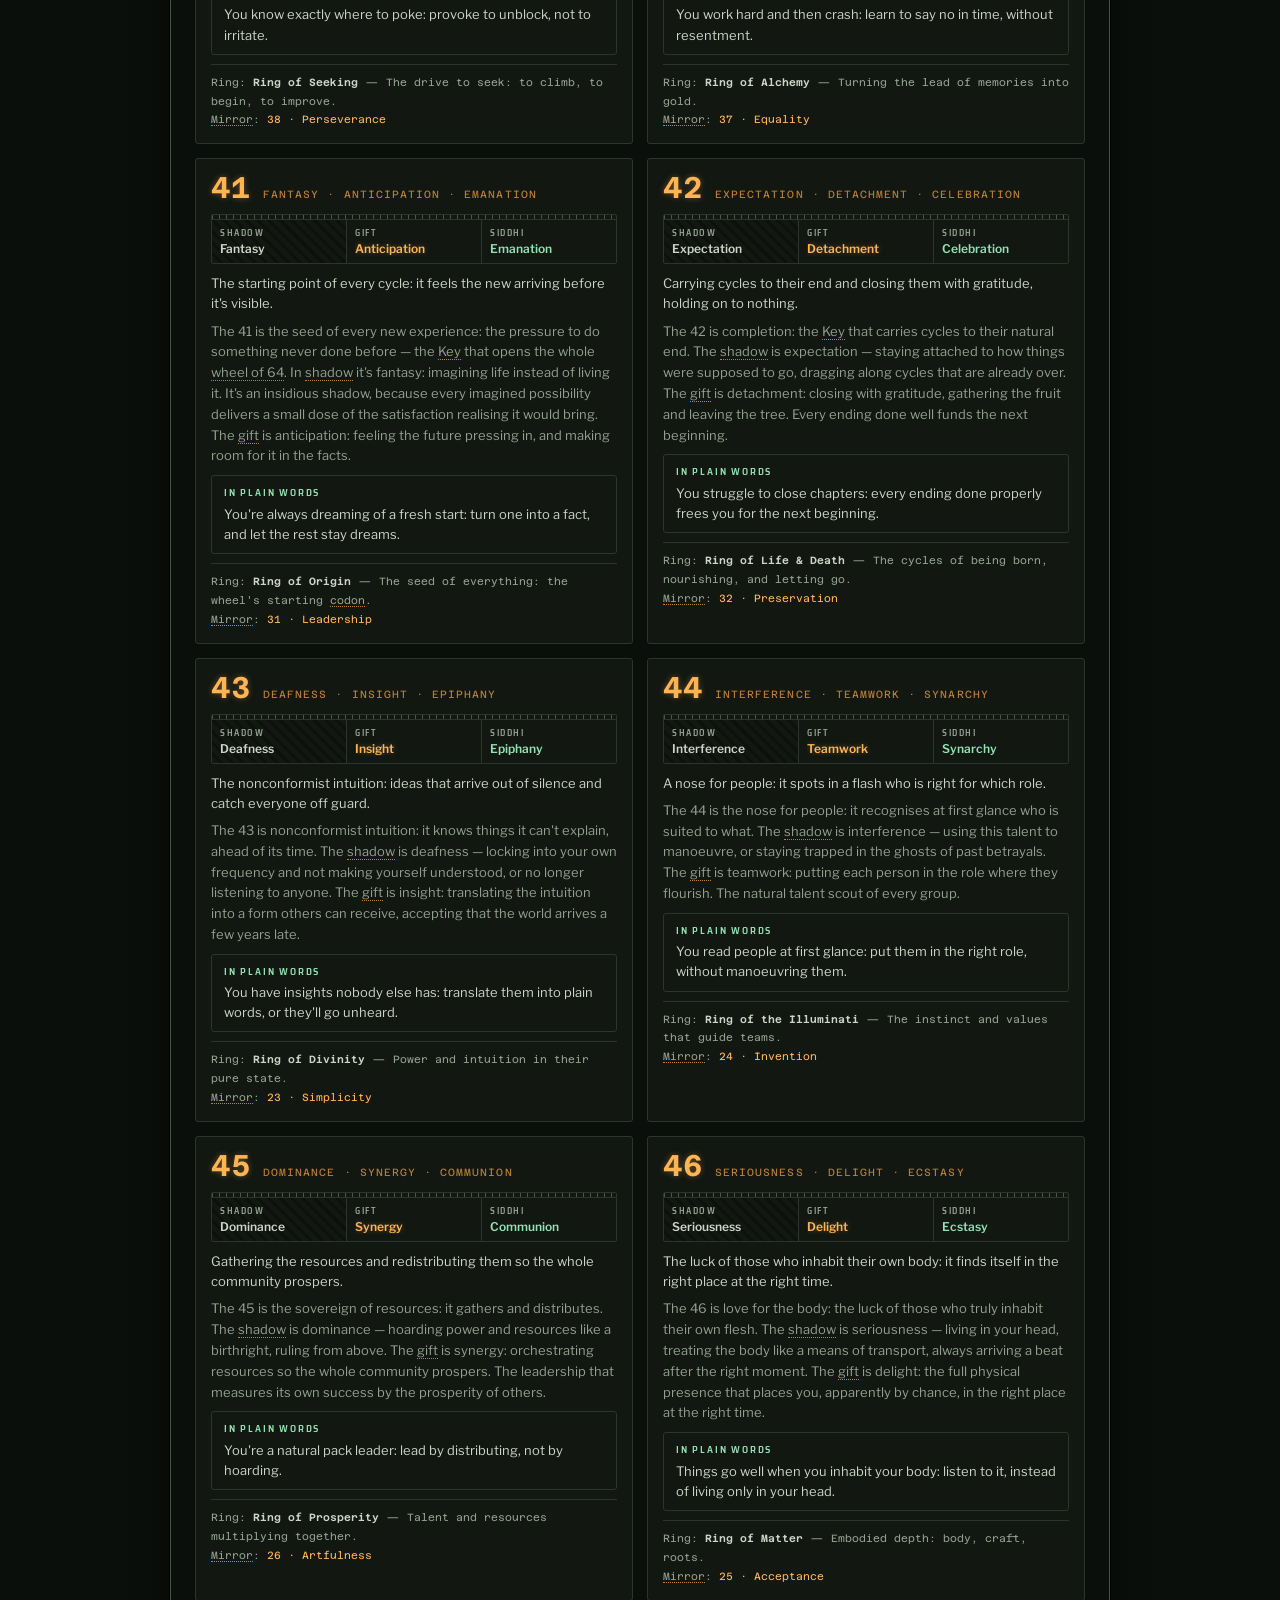
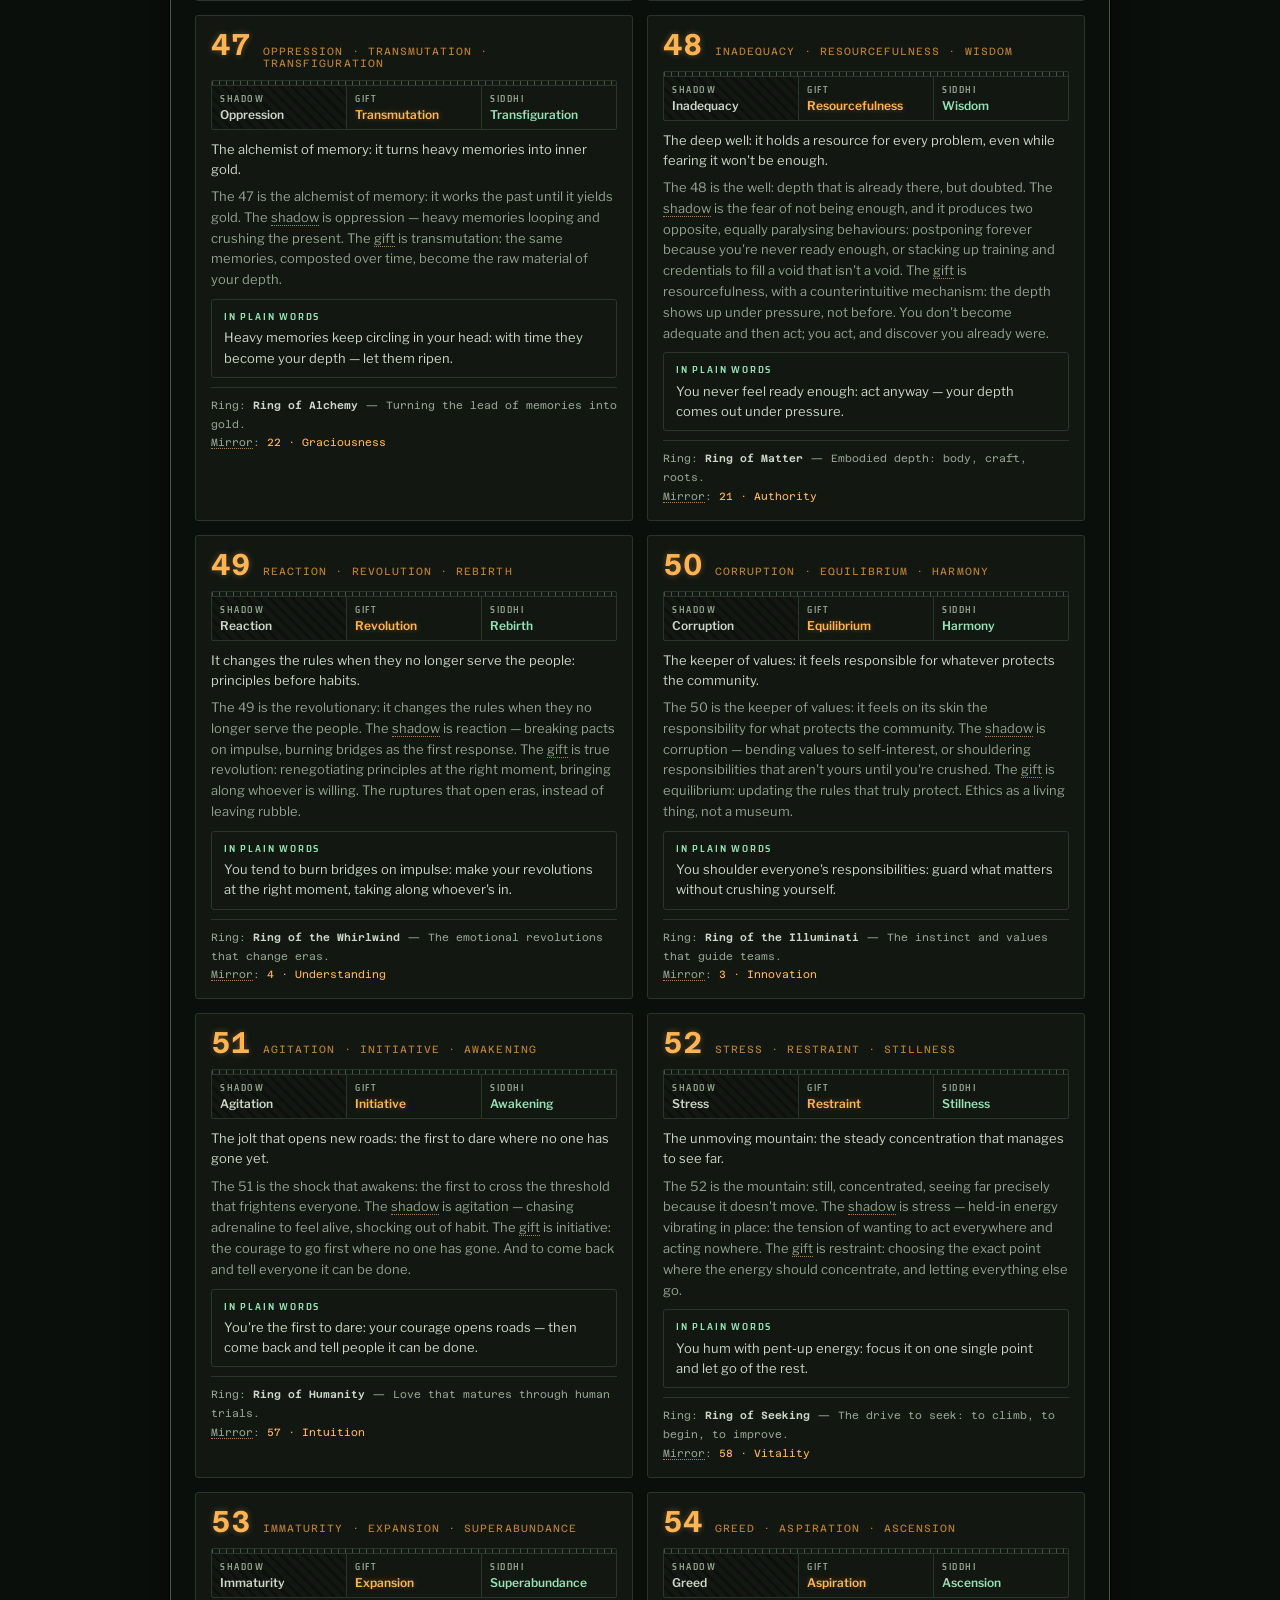
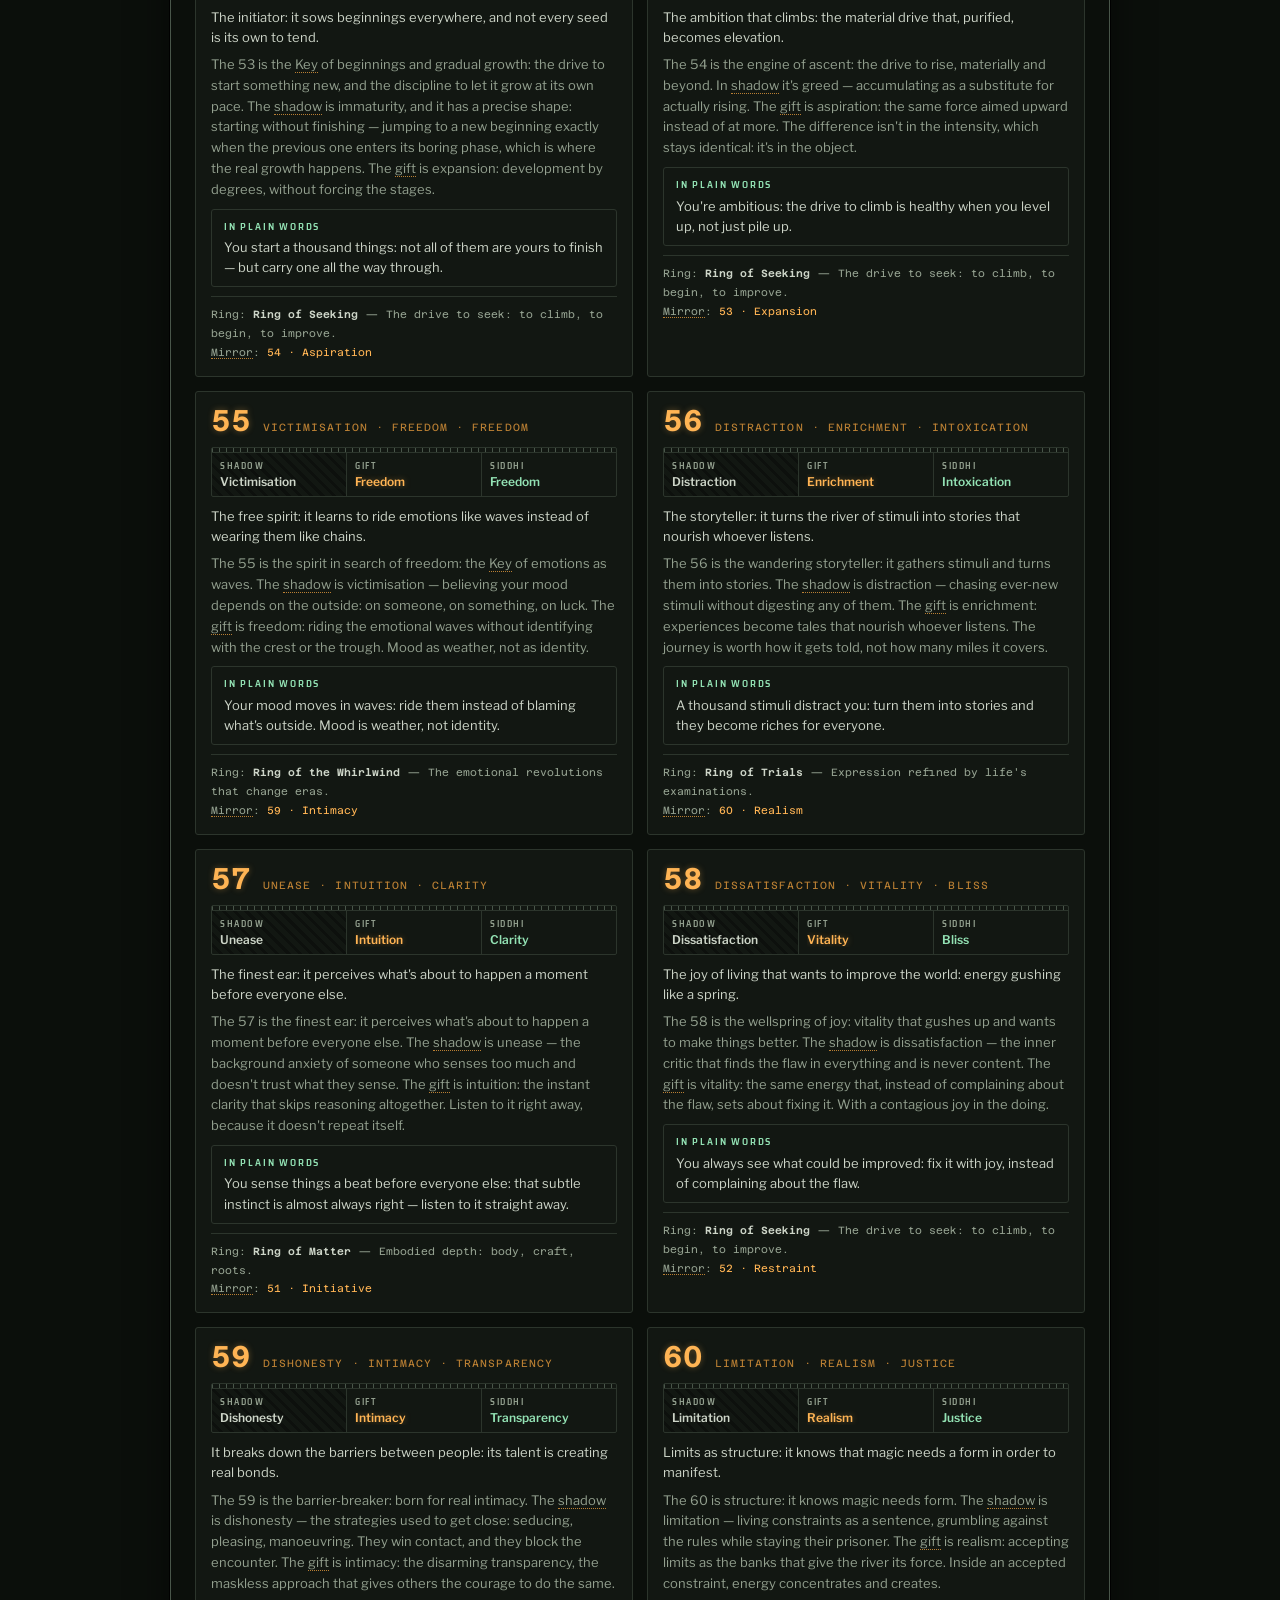
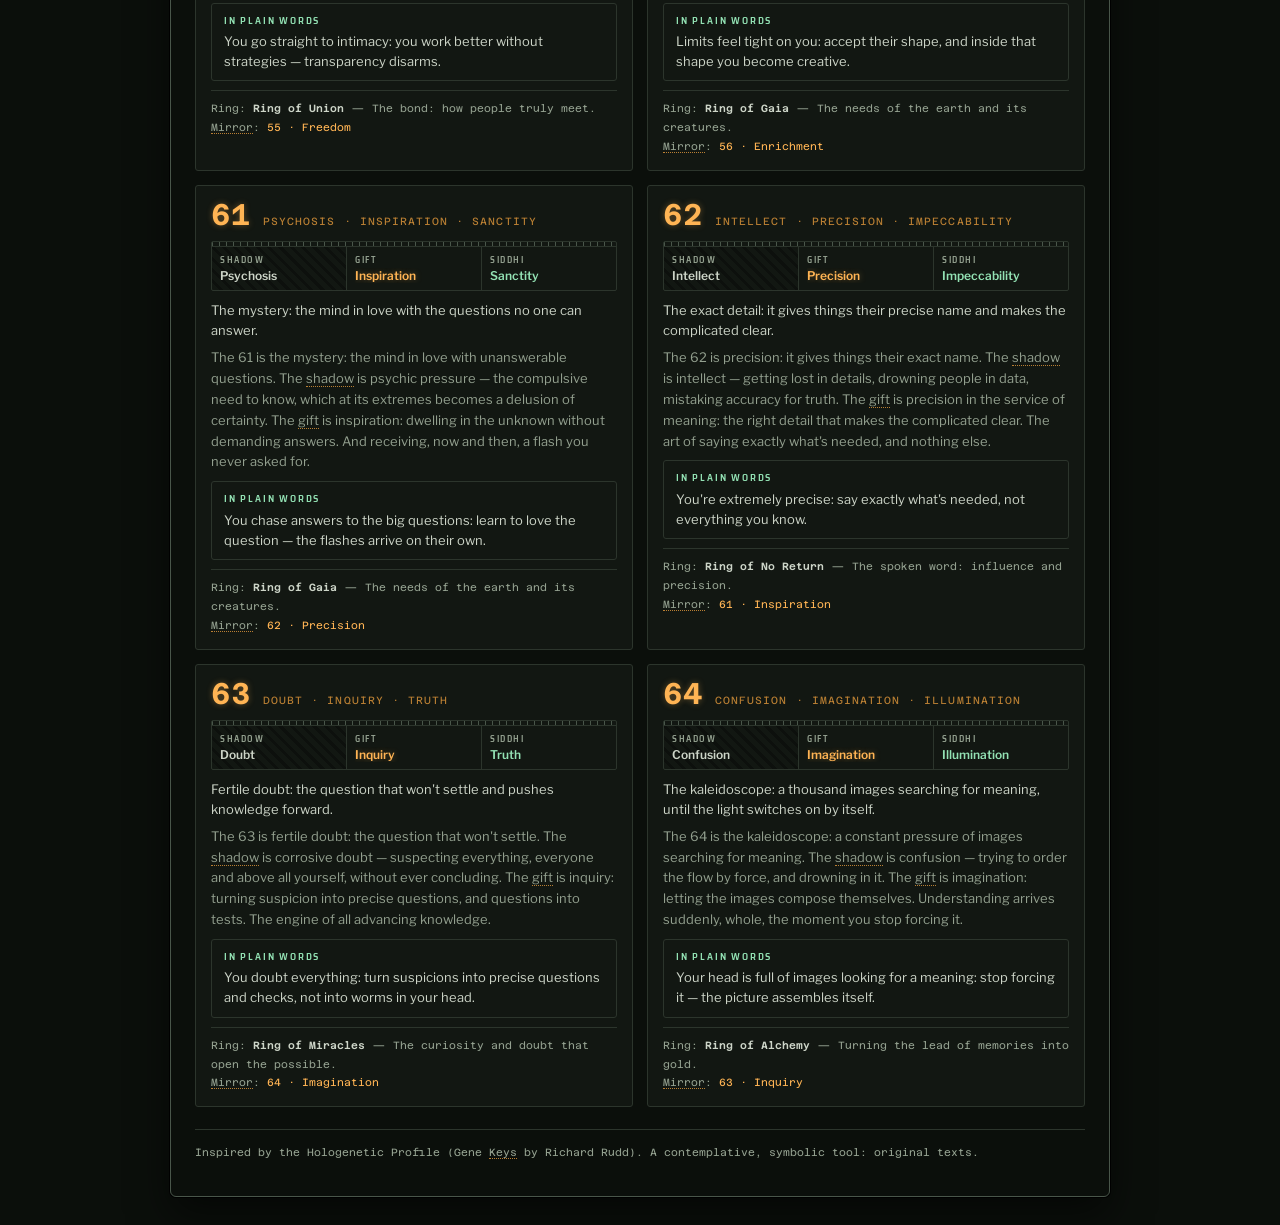
<file: Chiavi.html>
<!DOCTYPE html>
<html lang="it">
<head>
<meta charset="UTF-8">
<meta name="viewport" content="width=device-width, initial-scale=1.0">
<meta name="robots" content="noindex">
<title>Ologenetica — Le 64 Chiavi</title>
<meta name="theme-color" content="#0b0f0b">
<link rel="manifest" href="manifest.json">
<link rel="icon" href="icons/icon-192.png" type="image/png">
<link rel="stylesheet" href="holo/fonts.css">
<link rel="stylesheet" href="holo/instrument.css">
<style>
.kgrid{display:grid;grid-template-columns:1fr 1fr;gap:14px;margin:22px 24px}
@media(max-width:720px){.kgrid{grid-template-columns:1fr;margin:16px 12px}}
.kcard{border:1px solid var(--etch);border-radius:3px;background:var(--panel-1);padding:14px 15px;scroll-margin-top:20px}
.kcard .khead{display:flex;align-items:baseline;gap:12px}
.kcard .knum{font-family:var(--f-mono);font-weight:600;font-size:30px;color:var(--amber);text-shadow:var(--glow);line-height:1}
.kcard .kspec{font-family:var(--f-mono);font-size:10.5px;letter-spacing:.1em;text-transform:uppercase;color:var(--amber-dn)}
.kcard .kt{font-size:13px;color:var(--txt);line-height:1.55;margin-top:9px}
.kcard .klong{font-size:13px;color:var(--dim);line-height:1.6;margin-top:7px}
.kcard .kmeta{font-family:var(--f-mono);font-size:10.5px;color:var(--dim);margin-top:9px;border-top:1px solid var(--etch);padding-top:8px;line-height:1.8}
.kcard .kmeta b{color:var(--txt);font-weight:600}
.kcard .kmeta a{color:var(--amber);text-decoration:none}
</style>
</head>
<body>
<!--
THESIS: la biblioteca dello strumento — le 64 bande di frequenza catalogate, consultabili una a una; eredita il mondo "Lo Spettrometro".
OWN-WORLD: holo/instrument.css (pannelli, fosfori, rampa calibrata, mono readouts).
STORY: il lettore consulta una Chiave come si consulta una tavola di taratura: spettro, essenza, anello, specchio.
FIRST VIEWPORT: targa, titolo LE 64 CHIAVI acceso, griglia di schede numerate con ancore #k1..#k64.
FORM: estensione del mondo scelto (Lo Spettrometro, seed 84c75ad3) — registro catalogo.
FINISH: unreviewed and undocumented is unfinished; this build ends with the finish review, the verdict, DESIGN.md, and every shipping raster carrying its provenance.
-->
<div class="wrap">
  <div class="topbar">
    <a class="brand" href="index.html" title="Home">
      <svg class="dialmark" viewBox="0 0 22 22" fill="none" aria-hidden="true"><circle cx="11" cy="11" r="9" stroke-width="1.4"/><line x1="11" y1="11" x2="16.5" y2="6.5" stroke-width="1.4"/><line x1="11" y1="2" x2="11" y2="4.5" stroke-width="1"/><line x1="11" y1="17.5" x2="11" y2="20" stroke-width="1"/><line x1="2" y1="11" x2="4.5" y2="11" stroke-width="1"/><line x1="17.5" y1="11" x2="20" y2="11" stroke-width="1"/></svg>
      Ologenetica</a>
    <div class="topright">
      <div class="nav">
        <a class="pill" data-k="profilo" href="Profilo%20Ologenetico.html">Profilo</a>
        <a class="pill on" data-k="chiavi" href="Chiavi.html">Chiavi</a>
        <a class="pill" data-k="almanacco" href="Almanacco.html">Almanacco</a>
        <a class="pill" data-k="guida" href="Come%20si%20Legge.html">Come si legge</a>
        <a class="pill" data-k="match" href="Compatibilit%C3%A0.html">Compatibilità</a>
      </div>
      <span id="langPick"></span>
    </div>
  </div>

  <div class="hero">
    <h1 class="htitle" id="htitle"></h1>
    <div class="ksuper" id="ksuper"></div>
    <p class="hsub" id="hsub"></p>
    <div class="tickline"></div>
  </div>

  <div class="kgrid" id="kgrid"></div>

  <div class="footnote" id="foot"></div>
</div>

<script src="lang/i18n.js"></script>
<script src="holo/keys.it.js"></script>
<script src="holo/keys.en.js"></script>
<script src="holo/keys.fr.js"></script>
<script src="holo/keys.es.js"></script>
<script src="holo/keys.pt.js"></script>
<script src="holo/extra.it.js"></script>
<script src="holo/extra.en.js"></script>
<script src="holo/extra.fr.js"></script>
<script src="holo/extra.es.js"></script>
<script src="holo/extra.pt.js"></script>
<script src="holo/engine.js"></script>
<script src="holo/gloss.it.js"></script>
<script src="holo/gloss.en.js"></script>
<script src="holo/gloss.fr.js"></script>
<script src="holo/gloss.es.js"></script>
<script src="holo/gloss.pt.js"></script>
<script src="holo/gloss.js"></script>
<script>
(function(){
  const $ = id => document.getElementById(id);
  const langOf = () => window.ZI18N ? window.ZI18N.get() : "it";
  const D = () => window.HOLO_LANGS[langOf()] || window.HOLO_LANGS.it;
  const E = () => window.HOLO_EXTRA[langOf()] || window.HOLO_EXTRA.it;
  const NAV = {
    it:{profilo:"Profilo",chiavi:"Chiavi",almanacco:"Almanacco",guida:"Come si legge",match:"Compatibilità"},
    en:{profilo:"Profile",chiavi:"Keys",almanacco:"Almanac",guida:"How to read it",match:"Compatibility"},
    fr:{profilo:"Profil",chiavi:"Clés",almanacco:"Almanach",guida:"Comment lire",match:"Compatibilité"},
    es:{profilo:"Perfil",chiavi:"Llaves",almanacco:"Almanaque",guida:"Cómo se lee",match:"Compatibilidad"},
    pt:{profilo:"Perfil",chiavi:"Chaves",almanacco:"Almanaque",guida:"Como ler",match:"Compatibilidade"}
  };
  const FOOT = {
    it:"Sistema ispirato al Profilo Ologenetico (Gene Keys di Richard Rudd). Strumento contemplativo e simbolico: testi originali.",
    en:"Inspired by the Hologenetic Profile (Gene Keys by Richard Rudd). A contemplative, symbolic tool: original texts.",
    fr:"Inspiré du Profil Hologénétique (Gene Keys de Richard Rudd). Outil contemplatif et symbolique : textes originaux.",
    es:"Inspirado en el Perfil Hologenético (Gene Keys de Richard Rudd). Herramienta contemplativa y simbólica: textos originales.",
    pt:"Inspirado no Perfil Hologenético (Gene Keys de Richard Rudd). Ferramenta contemplativa e simbólica: textos originais."
  };

  function band(K, L){
    return `<div class="band"><div class="scale"></div><div class="zones">
      <div class="zone z-o"><span class="zlab">${L.ombra}</span><span class="zval">${K.o}</span></div>
      <div class="zone z-d"><span class="zlab">${L.dono}</span><span class="zval">${K.d}</span></div>
      <div class="zone z-s"><span class="zlab">${L.siddhi}</span><span class="zval">${K.s}</span></div>
    </div></div>`;
  }

  function applyLang(){
    const X = E().LIB, L = D().LBL, RD = E().RINGS;
    const G = (window.HOLO_GLOSS && (window.HOLO_GLOSS[langOf()] || window.HOLO_GLOSS.it)) || null;
    $("htitle").innerHTML = X.title.split(" ").length > 1
      ? X.title.split(" ").slice(0,-1).join(" ") + ' <span class="lit">' + X.title.split(" ").pop() + "</span>"
      : `<span class="lit">${X.title}</span>`;
    $("ksuper").textContent = X.ksuper;
    $("hsub").textContent = X.sub;
    let h = "";
    for(let k=1;k<=64;k++){
      const K = D().KEYS[k];
      const ringId = window.HOLO.RING_OF[k];
      const partner = window.HOLO.partnerOf(k);
      h += `<div class="kcard" id="k${k}">
        <div class="khead"><span class="knum">${k}</span><span class="kspec">${K.o} · ${K.d} · ${K.s}</span></div>
        ${band(K, L)}
        <div class="kt">${K.t}</div>
        <div class="klong">${K.long}</div>
        ${G && G.PP[k] ? `<div class="kpp"><span class="pplbl">${G.ppLbl}</span>${G.PP[k]}</div>` : ""}
        <div class="kmeta">${X.ringLbl}: <b>${RD[ringId].n}</b> — ${RD[ringId].t}<br>
          ${X.partnerLbl}: <a href="#k${partner}">${partner} · ${D().KEYS[partner].d}</a></div>
      </div>`;
    }
    $("kgrid").innerHTML = h;
    $("foot").textContent = FOOT[langOf()] || FOOT.it;
    const nav = NAV[langOf()] || NAV.it;
    document.querySelectorAll(".pill[data-k]").forEach(p=>{ if(nav[p.dataset.k]) p.textContent = nav[p.dataset.k]; });
    if(window.ZI18N) window.ZI18N.decorate();
    if(location.hash){ const el = document.querySelector(location.hash); if(el) el.scrollIntoView(); }
  }
  if(window.ZI18N) window.ZI18N.mount($("langPick"));
  window.addEventListener("zlangchange", applyLang);
  applyLang();
})();
</script>
</body>
</html>
</file>
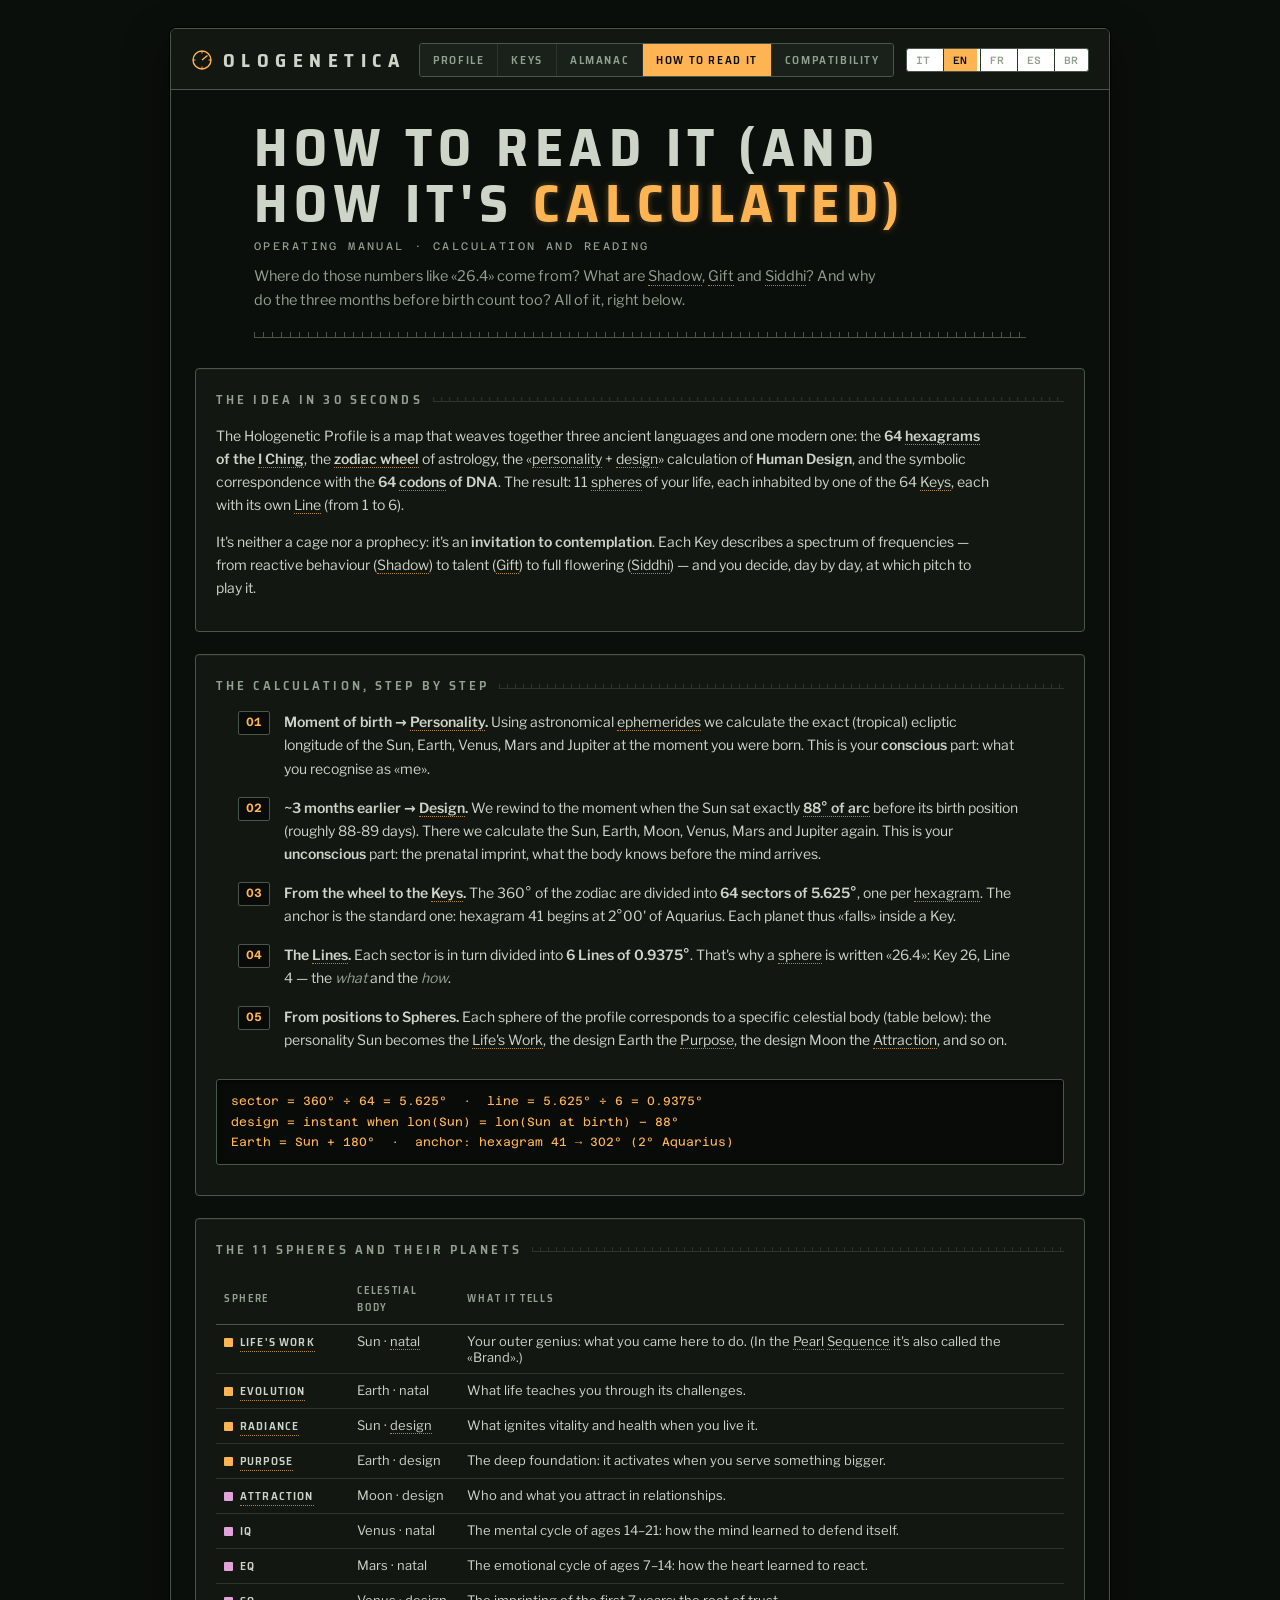
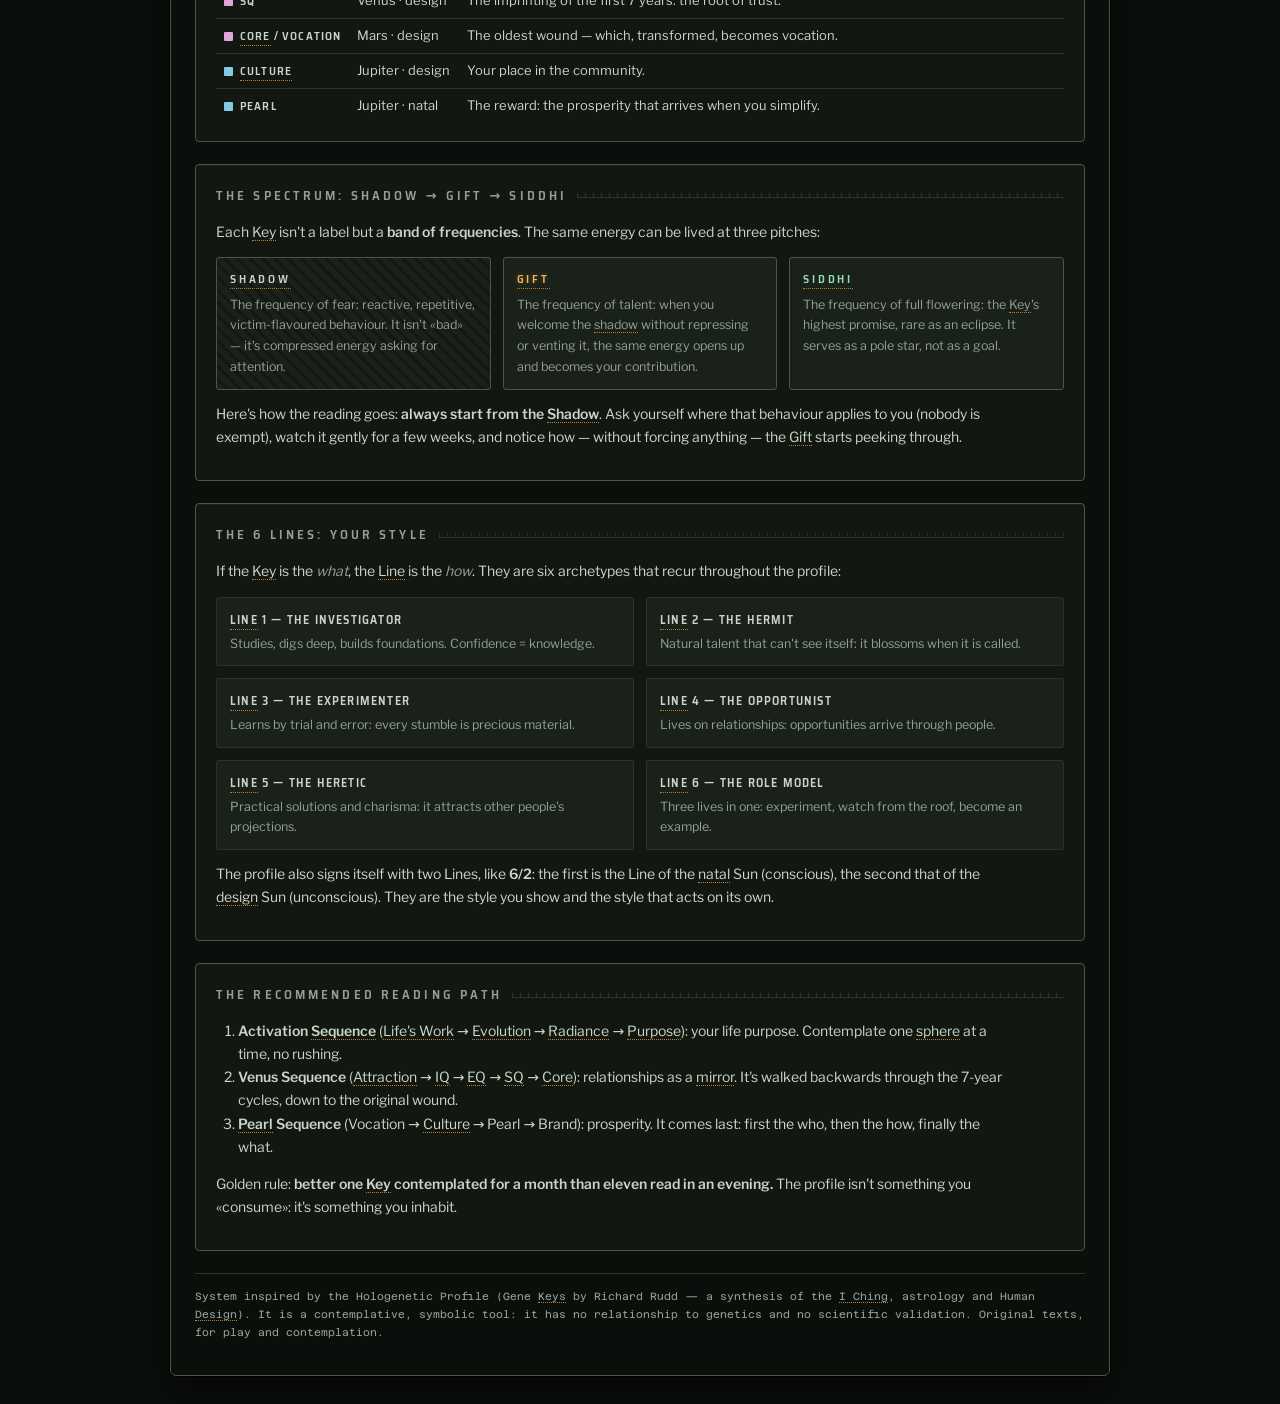
<file: Come si Legge.html>
<!DOCTYPE html>
<html lang="it">
<head>
<meta charset="UTF-8">
<meta name="viewport" content="width=device-width, initial-scale=1.0">
<meta name="robots" content="noindex">
<title>Ologenetica — Come si legge e come si calcola</title>
<meta name="theme-color" content="#0b0f0b">
<link rel="manifest" href="manifest.json">
<link rel="icon" href="icons/icon-192.png" type="image/png">
<link rel="stylesheet" href="holo/fonts.css">
<link rel="stylesheet" href="holo/instrument.css">
<style>
/* alias canali per i contenuti della guida (i pacchetti lingua usano --red/--pink/--blue) */
:root{ --red:var(--amber); --pink:var(--mag); --blue:var(--blu); --teal:var(--mint); --yellow:var(--amber); }
.panel p, .panel li{font-size:14px;color:var(--txt);line-height:1.65;max-width:78ch}
.panel p b, .panel li b{color:var(--txt);font-weight:600}
.panel i{color:var(--dim)}
.panel ol, .panel ul{padding-left:22px;margin:8px 0}
.mono{
  font-family:var(--f-mono);font-size:12px;background:var(--recess);border:1px solid var(--etch-hi);
  border-radius:3px;box-shadow:inset 0 2px 5px rgba(0,0,0,.55);color:var(--amber);
  padding:11px 14px;margin:12px 0;line-height:1.7;overflow-x:auto;
}
.steps{counter-reset:st;list-style:none;padding:0;margin:12px 0 0}
.steps li{position:relative;padding:0 0 16px 46px;counter-increment:st}
.steps li::before{
  content:counter(st,decimal-leading-zero);position:absolute;left:0;top:1px;width:30px;height:22px;
  font-family:var(--f-mono);font-size:12px;font-weight:600;color:var(--amber);
  border:1px solid var(--etch-hi);border-radius:2px;background:var(--recess);
  display:flex;align-items:center;justify-content:center;
}
.spectrum{display:grid;grid-template-columns:repeat(3,1fr);gap:12px;margin-top:12px}
@media(max-width:640px){.spectrum{grid-template-columns:1fr}}
.spec{border:1px solid var(--etch-hi);border-radius:3px;padding:12px 13px;background:var(--panel-2)}
.spec .t{font-family:var(--f-engr);font-weight:600;font-size:11.5px;letter-spacing:.24em;text-transform:uppercase}
.spec p{font-size:12.5px;margin:7px 0 0;color:var(--dim)}
.spec.o{background:var(--panel-2);position:relative}
.spec.o{background-image:repeating-linear-gradient(45deg,transparent 0 6px,rgba(0,0,0,.28) 6px 9px)}
.spec.o .t{color:var(--txt)}
.spec.d .t{color:var(--amber);text-shadow:var(--glow)}
.spec.s .t{color:var(--mint)}
.spec.s p,.spec.d p{color:var(--dim)}
.stable .sq{display:inline-block;width:9px;height:9px;border-radius:1px;margin-right:7px;vertical-align:-1px;border:none}
.linegrid{display:grid;grid-template-columns:1fr 1fr;gap:12px;margin-top:10px}
@media(max-width:640px){.linegrid{grid-template-columns:1fr}}
.linecard{border:1px solid var(--etch);border-radius:3px;background:var(--panel-2);padding:11px 13px}
.linecard b{font-family:var(--f-engr);font-weight:600;font-size:12px;letter-spacing:.1em;text-transform:uppercase;color:var(--txt)}
.linecard p{font-size:12.5px;margin:5px 0 0;color:var(--dim)}
</style>
</head>
<body>
<!--
THESIS: il manuale d'uso dello strumento — la spiegazione del calcolo come pagina di manuale tecnico, non blog mistico.
OWN-WORLD: mondo "Lo Spettrometro" condiviso (holo/instrument.css); i passi come contatori mono incisi, le formule su display incassato.
STORY: il lettore capisce da dove escono i numeri e come contemplare lo spettro.
FIRST VIEWPORT: targa, titolo COME SI LEGGE con accensione ambra, riga spec, primo pannello "idea in 30 secondi".
FORM: derivata dal mondo scelto (Lo Spettrometro, seed 84c75ad3) — registro manuale d'uso.
FINISH: unreviewed and undocumented is unfinished; this build ends with the finish review, the verdict, DESIGN.md, and every shipping raster carrying its provenance.
-->
<div class="wrap">
  <div class="topbar">
    <a class="brand" href="index.html" title="Home">
      <svg class="dialmark" viewBox="0 0 22 22" fill="none" aria-hidden="true"><circle cx="11" cy="11" r="9" stroke-width="1.4"/><line x1="11" y1="11" x2="16.5" y2="6.5" stroke-width="1.4"/><line x1="11" y1="2" x2="11" y2="4.5" stroke-width="1"/><line x1="11" y1="17.5" x2="11" y2="20" stroke-width="1"/><line x1="2" y1="11" x2="4.5" y2="11" stroke-width="1"/><line x1="17.5" y1="11" x2="20" y2="11" stroke-width="1"/></svg>
      Ologenetica</a>
    <div class="topright">
      <div class="nav">
        <a class="pill" data-k="profilo" href="Profilo%20Ologenetico.html">Profilo</a>
        <a class="pill" data-k="chiavi" href="Chiavi.html">Chiavi</a>
        <a class="pill" data-k="almanacco" href="Almanacco.html">Almanacco</a>
        <a class="pill on" data-k="guida" href="Come%20si%20Legge.html">Come si legge</a>
        <a class="pill" data-k="match" href="Compatibilit%C3%A0.html">Compatibilità</a>
      </div>
      <span id="langPick"></span>
    </div>
  </div>

  <div class="hero">
    <h1 class="htitle" id="htitle"></h1>
    <div class="ksuper" id="ksuper"></div>
    <p class="hsub" id="hsub"></p>
    <div class="tickline"></div>
  </div>

  <div id="panels"></div>

  <div class="footnote" id="foot"></div>
</div>

<script src="lang/i18n.js"></script>
<script src="holo/guide.it.js"></script>
<script src="holo/guide.en.js"></script>
<script src="holo/guide.fr.js"></script>
<script src="holo/guide.es.js"></script>
<script src="holo/guide.pt.js"></script>
<script src="holo/gloss.it.js"></script>
<script src="holo/gloss.en.js"></script>
<script src="holo/gloss.fr.js"></script>
<script src="holo/gloss.es.js"></script>
<script src="holo/gloss.pt.js"></script>
<script src="holo/gloss.js"></script>
<script>
(function(){
  const $ = id => document.getElementById(id);
  const langOf = () => window.ZI18N ? window.ZI18N.get() : "it";
  const NAV = {
    it:{profilo:"Profilo",chiavi:"Chiavi",almanacco:"Almanacco",guida:"Come si legge",match:"Compatibilità"},
    en:{profilo:"Profile",chiavi:"Keys",almanacco:"Almanac",guida:"How to read it",match:"Compatibility"},
    fr:{profilo:"Profil",chiavi:"Clés",almanacco:"Almanach",guida:"Comment lire",match:"Compatibilité"},
    es:{profilo:"Perfil",chiavi:"Llaves",almanacco:"Almanaque",guida:"Cómo se lee",match:"Compatibilidad"},
    pt:{profilo:"Perfil",chiavi:"Chaves",almanacco:"Almanaque",guida:"Como ler",match:"Compatibilidade"}
  };
  const SPEC = {
    it:"MANUALE D'USO · CALCOLO E LETTURA", en:"OPERATING MANUAL · CALCULATION AND READING",
    fr:"MANUEL D'UTILISATION · CALCUL ET LECTURE", es:"MANUAL DE USO · CÁLCULO Y LECTURA",
    pt:"MANUAL DE USO · CÁLCULO E LEITURA"
  };
  function splitTitle(t){
    // accende in ambra l'ultima parola del titolo
    const parts = t.split(" ");
    if(parts.length < 2) return `<span class="lit">${t}</span>`;
    const last = parts.pop();
    return `${parts.join(" ")} <span class="lit">${last}</span>`;
  }
  function applyLang(){
    const G = window.HOLO_GUIDE[langOf()] || window.HOLO_GUIDE.it;
    $("htitle").innerHTML = splitTitle(G.title);
    $("ksuper").textContent = SPEC[langOf()] || SPEC.it;
    $("hsub").textContent = G.sub;
    $("panels").innerHTML = G.panels.map(p =>
      `<div class="panel"><h2>${p.h}</h2>${p.html}</div>`).join("");
    $("foot").textContent = G.foot;
    const nav = NAV[langOf()] || NAV.it;
    document.querySelectorAll(".pill[data-k]").forEach(p=>{ if(nav[p.dataset.k]) p.textContent = nav[p.dataset.k]; });
    if(window.ZI18N) window.ZI18N.decorate();
  }
  if(window.ZI18N) window.ZI18N.mount($("langPick"));
  window.addEventListener("zlangchange", applyLang);
  applyLang();
})();
</script>
</body>
</html>
</file>
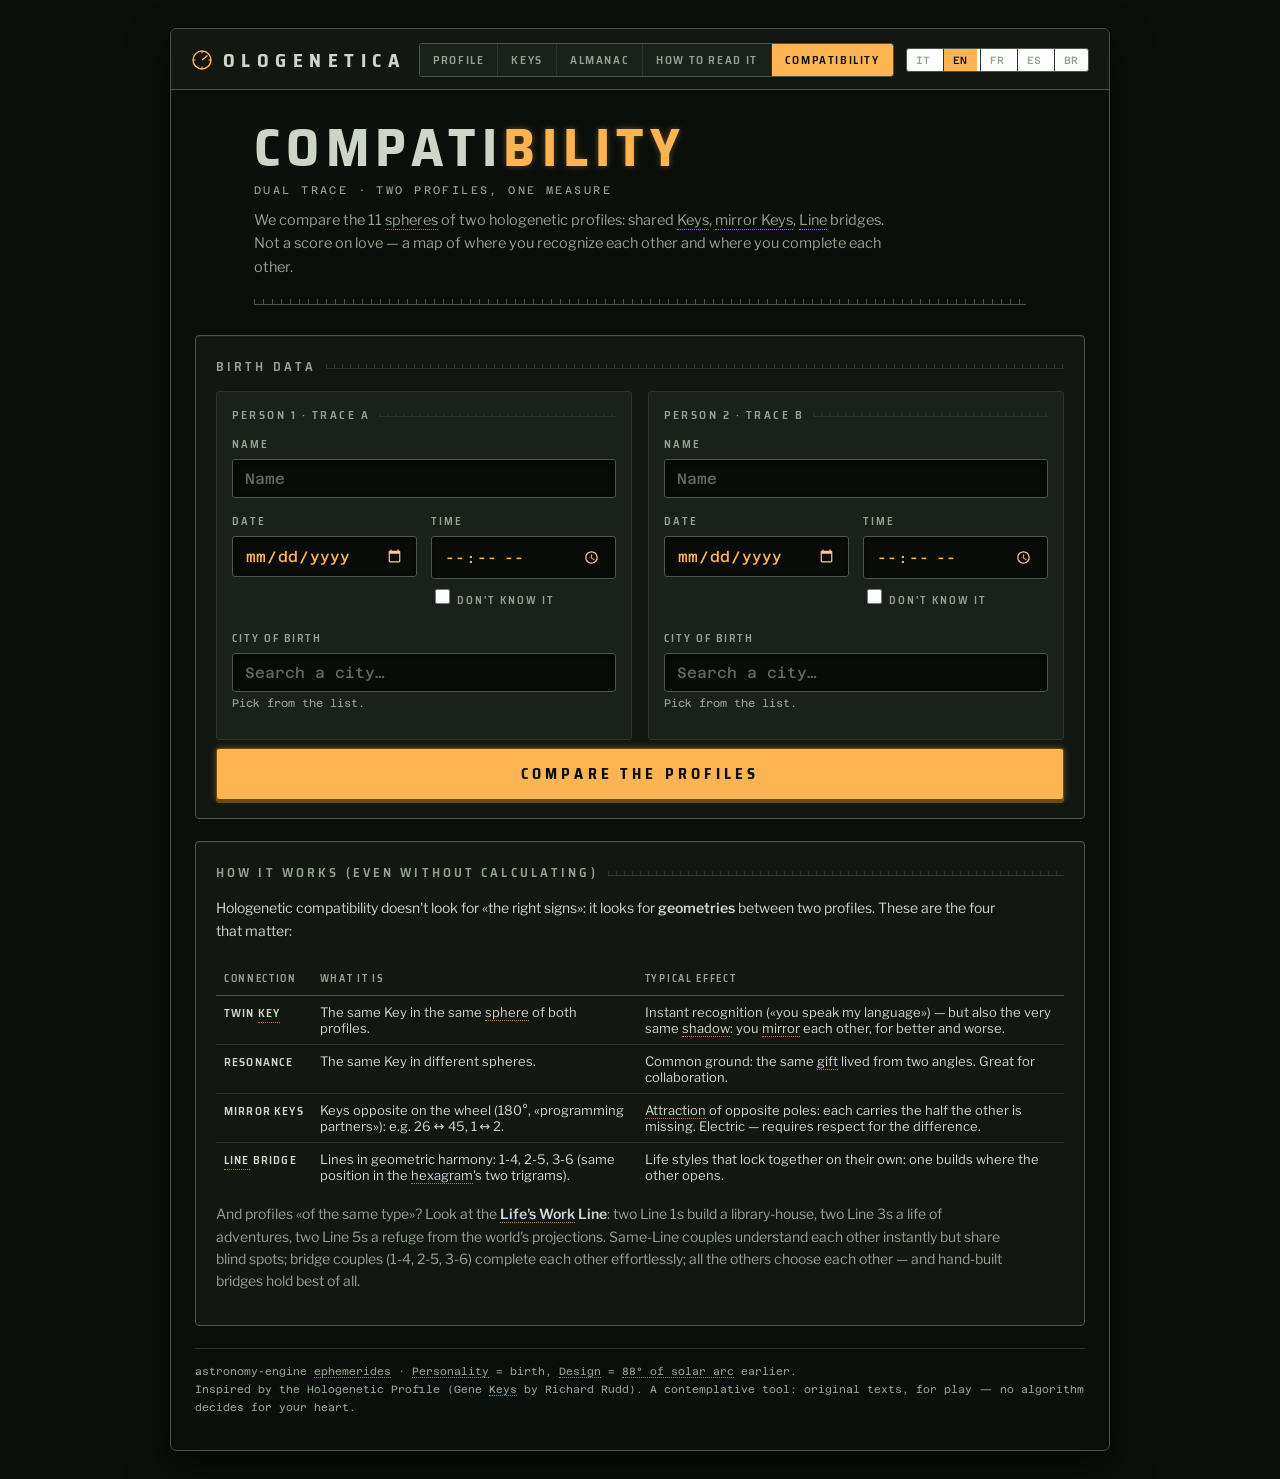
<file: Compatibilità.html>
<!DOCTYPE html>
<html lang="it">
<head>
<meta charset="UTF-8">
<meta name="viewport" content="width=device-width, initial-scale=1.0">
<meta name="robots" content="noindex">
<title>Ologenetica — Compatibilità</title>
<meta name="theme-color" content="#0b0f0b">
<link rel="manifest" href="manifest.json">
<link rel="icon" href="icons/icon-192.png" type="image/png">
<link rel="stylesheet" href="holo/fonts.css">
<link rel="stylesheet" href="holo/instrument.css">
<style>
/* moduli specifici della pagina compatibilità */
.duo{display:grid;grid-template-columns:1fr 1fr;gap:16px}
@media(max-width:700px){.duo{grid-template-columns:1fr}}
.person{border:1px solid var(--etch);border-radius:3px;background:var(--panel-2);padding:14px 15px}
.person h3{font-family:var(--f-engr);font-weight:600;font-size:11.5px;letter-spacing:.22em;text-transform:uppercase;color:var(--dim);margin:0 0 12px;
  display:flex;align-items:center;gap:8px}
.person h3::after{content:"";flex:1;height:4px;border-bottom:1px solid var(--etch);
  background:repeating-linear-gradient(90deg,var(--etch) 0 1px,transparent 1px 8px);background-position:bottom;background-size:auto 3px;background-repeat:repeat-x}
.scorebox{display:flex;gap:20px;align-items:center;flex-wrap:wrap}
.scorering{flex:0 0 auto}
.verdict{flex:1;min-width:230px}
.verdict .vlabel{font-family:var(--f-engr);font-weight:700;font-size:20px;letter-spacing:.2em;text-transform:uppercase;color:var(--amber);text-shadow:var(--glow)}
.verdict p{margin:6px 0 0;font-size:14px;color:var(--txt);line-height:1.6;max-width:64ch}
.mini{display:grid;grid-template-columns:1fr 1fr;gap:12px;margin-top:16px}
@media(max-width:700px){.mini{grid-template-columns:1fr}}
.minicard{border:1px solid var(--etch);border-radius:3px;background:var(--panel-2);padding:11px 13px;font-size:13px;color:var(--txt)}
.minicard b{font-family:var(--f-engr);font-weight:600;letter-spacing:.08em;text-transform:uppercase;font-size:12px}
.minicard .keys{font-family:var(--f-mono);font-size:10.5px;color:var(--dim);margin-top:5px;line-height:1.7}
.connrow{border:1px solid var(--etch);border-radius:3px;background:var(--panel-2);padding:11px 14px 12px;margin-bottom:12px}
.conntype{font-family:var(--f-mono);font-size:9.5px;letter-spacing:.18em;text-transform:uppercase;font-weight:600;
  display:inline-block;padding:2px 7px;border:1px solid var(--etch-hi);border-radius:2px;color:var(--dim);flex:0 0 auto}
.connrow.gemella .conntype{color:var(--amber);border-color:var(--amber-dn)}
.connrow.risonanza .conntype{color:var(--amber);border-color:var(--amber-dn)}
.connrow.specchio .conntype{color:var(--mint);border-color:var(--mint)}
.connrow.ponte .conntype{color:var(--blu);border-color:var(--blu)}
.connrow.passo .conntype{color:var(--mag);border-color:var(--mag)}
.conntitle{font-family:var(--f-engr);font-weight:600;font-size:13.5px;letter-spacing:.06em;color:var(--txt);
  display:flex;align-items:baseline;gap:9px;flex-wrap:wrap}
.conntext{font-size:13.5px;color:var(--dim);line-height:1.6;margin-top:4px;max-width:80ch}
.linecmt{font-size:14px;color:var(--txt);line-height:1.65;max-width:76ch}
.linecmt b{color:var(--amber)}
</style>
</head>
<body>
<!--
THESIS: due tracce sullo stesso oscilloscopio — la compatibilità come sovrapposizione di due letture, misurata a lancetta; rifiuta il quiz d'amore a cuoricini.
OWN-WORLD: mondo "Lo Spettrometro" condiviso (holo/instrument.css): pannello smaltato, fosfori, scale a tacche, stato=segno.
STORY: due persone inseriscono i dati, leggono il galvanometro e le connessioni geometriche: capiscono DOVE si riconoscono, non "quanto si amano".
FIRST VIEWPORT: targa, titolo COMPATIBILITÀ con lancetta accesa, doppio pannello di controllo PERSONA 1 / PERSONA 2, pulsante CONFRONTA.
FORM: derivata dal mondo scelto (Lo Spettrometro, seed 84c75ad3) — modalità dual-trace.
FINISH: unreviewed and undocumented is unfinished; this build ends with the finish review, the verdict, DESIGN.md, and every shipping raster carrying its provenance.
-->
<div class="wrap">
  <div class="topbar">
    <a class="brand" href="index.html" title="Home">
      <svg class="dialmark" viewBox="0 0 22 22" fill="none" aria-hidden="true"><circle cx="11" cy="11" r="9" stroke-width="1.4"/><line x1="11" y1="11" x2="16.5" y2="6.5" stroke-width="1.4"/><line x1="11" y1="2" x2="11" y2="4.5" stroke-width="1"/><line x1="11" y1="17.5" x2="11" y2="20" stroke-width="1"/><line x1="2" y1="11" x2="4.5" y2="11" stroke-width="1"/><line x1="17.5" y1="11" x2="20" y2="11" stroke-width="1"/></svg>
      Ologenetica</a>
    <div class="topright">
      <div class="nav">
        <a class="pill" data-k="profilo" href="Profilo%20Ologenetico.html">Profilo</a>
        <a class="pill" data-k="chiavi" href="Chiavi.html">Chiavi</a>
        <a class="pill" data-k="almanacco" href="Almanacco.html">Almanacco</a>
        <a class="pill" data-k="guida" href="Come%20si%20Legge.html">Come si legge</a>
        <a class="pill on" data-k="match" href="Compatibilit%C3%A0.html">Compatibilità</a>
      </div>
      <span id="langPick"></span>
    </div>
  </div>

  <div class="hero">
    <h1 class="htitle" id="htitle"></h1>
    <div class="ksuper" id="ksuper"></div>
    <p class="hsub" id="hsub"></p>
    <div class="tickline"></div>
  </div>

  <div class="panel">
    <h2 id="formTitle"></h2>
    <div class="duo">
      <div class="person" id="pA"></div>
      <div class="person" id="pB"></div>
    </div>
    <button class="btn-go" id="goBtn"></button>
    <div class="err" id="errBox"></div>
  </div>

  <div id="result" style="display:none">
    <div class="panel">
      <h2 id="resTitle"></h2>
      <div class="scorebox">
        <div class="scorering" id="ring"></div>
        <div class="verdict"><div class="vlabel" id="vLabel"></div><p id="vText"></p></div>
      </div>
      <div class="mini" id="miniProfiles"></div>
      <div class="sharelbl" id="shareLbl"></div>
      <div class="sharebar" id="shareBar"></div>
    </div>

    <div class="panel">
      <h2 id="connTitle"></h2>
      <p class="seqsub" id="connHint"></p>
      <div id="conns"></div>
    </div>

    <div class="panel">
      <h2 id="styleTitle"></h2>
      <div class="linecmt" id="lineComment"></div>
    </div>
  </div>

  <div class="panel" id="theoryPanel">
    <h2 id="thTitle"></h2>
    <div id="thBody"></div>
  </div>

  <div class="footnote" id="foot"></div>
</div>

<script src="lang/i18n.js"></script>
<script src="lib/astronomy.browser.min.js"></script>
<script src="lib/cities.js"></script>
<script src="holo/keys.it.js"></script>
<script src="holo/keys.en.js"></script>
<script src="holo/keys.fr.js"></script>
<script src="holo/keys.es.js"></script>
<script src="holo/keys.pt.js"></script>
<script src="holo/engine.js"></script>
<script src="holo/compat.js"></script>
<script src="holo/gloss.it.js"></script>
<script src="holo/gloss.en.js"></script>
<script src="holo/gloss.fr.js"></script>
<script src="holo/gloss.es.js"></script>
<script src="holo/gloss.pt.js"></script>
<script src="holo/gloss.js"></script>
<script>
(function(){
  const $ = id => document.getElementById(id);
  const fill = window.HOLOMATCH.fill;
  const langOf = () => window.ZI18N ? window.ZI18N.get() : "it";
  const D = () => window.HOLO_LANGS[langOf()] || window.HOLO_LANGS.it;
  let curA=null, curB=null, curM=null;

  const UI = {
    it:{ htitle:["COMPATI","BILITÀ"], ksuper:"DUAL TRACE · DUE PROFILI, UNA MISURA",
      hsub:"Confrontiamo le 11 sfere di due profili ologenetici: Chiavi condivise, Chiavi specchio, ponti di Linea. Non un voto sull'amore — una mappa di dove vi riconoscete e dove vi completate.",
      formTitle:"Dati di nascita", p1:"Persona 1 · Traccia A", p2:"Persona 2 · Traccia B",
      lblName:"Nome", lblDate:"Data", lblTime:"Ora", lblNoTime:"Non la so", lblPlace:"Città di nascita",
      phPlace:"Cerca una città…", placeHint:"Scegli dalla lista.", go:"Confronta i profili",
      resTpl:"Misura — {a} + {b}", connTitle:"Connessioni rilevate",
      connHint:"In ordine di forza: Chiavi gemelle, risonanze, specchi (esagrammi opposti), ponti di Linea.",
      styleTitle:"Stili a confronto",
      lwLabel:"Life's Work",
      errDate:n=>`Inserisci la data di nascita di ${n}.`, errTime:n=>`Inserisci l'ora di ${n} (o spunta «non la so»).`,
      errPlace:n=>`Scegli la città di ${n} dalla lista.`, errCalc:"Qualcosa è andato storto nel calcolo.",
      thTitle:"Come funziona (anche senza calcolare)",
      thBody:`<p style="font-size:14px;color:var(--txt);line-height:1.6;max-width:80ch">La compatibilità ologenetica non cerca «segni giusti»: cerca <b>geometrie</b> tra due profili. Queste sono le quattro che contano:</p>
<div style="overflow-x:auto"><table class="stable"><tr><th>Connessione</th><th>Che cos'è</th><th>Effetto tipico</th></tr>
<tr><td>Chiave gemella</td><td>La stessa Chiave nella stessa sfera dei due profili.</td><td>Riconoscimento immediato («parli la mia lingua») — ma anche la stessa identica ombra: vi specchiate nel bene e nel meno bene.</td></tr>
<tr><td>Risonanza</td><td>La stessa Chiave in sfere diverse.</td><td>Terreno comune: lo stesso dono vissuto da angolazioni diverse. Ottimo per collaborazioni.</td></tr>
<tr><td>Chiavi specchio</td><td>Chiavi opposte sulla ruota (a 180°, «partner di programmazione»): es. 26 ↔ 45, 1 ↔ 2.</td><td>Attrazione da poli opposti: ognuno porta la metà che all'altro manca. Elettrica, richiede rispetto della differenza.</td></tr>
<tr><td>Ponte di Linea</td><td>Linee in armonia geometrica: 1-4, 2-5, 3-6 (stessa posizione nei due trigrammi dell'esagramma).</td><td>Stili di vita che si incastrano da soli: uno costruisce dove l'altro apre.</td></tr></table></div>
<p style="font-size:14px;color:var(--dim);line-height:1.6;max-width:80ch;margin-top:12px">E i profili «dello stesso tipo»? Guarda la <b style="color:var(--txt)">Linea del Life's Work</b>: due Linee 1 costruiscono una casa-biblioteca, due Linee 3 una vita d'avventure, due Linee 5 un rifugio dalle proiezioni del mondo. Le coppie di Linea uguale si capiscono al volo ma condividono i punti ciechi; le coppie ponte (1-4, 2-5, 3-6) si completano senza sforzo; tutte le altre si scelgono — e i ponti costruiti a mano tengono più di tutti.</p>`,
      shareLbl:"Link condivisibile", copy:"Copia link", copied:"Copiato — OK", shareSys:"Condividi",
      nav:{profilo:"Profilo",chiavi:"Chiavi",almanacco:"Almanacco",guida:"Come si legge",match:"Compatibilità"},
      foot:"Effemeridi astronomy-engine · Personalità = nascita, Design = 88° di arco solare prima.<br>Sistema ispirato al Profilo Ologenetico (Gene Keys di Richard Rudd). Strumento contemplativo: testi originali, per gioco — nessun algoritmo decide per il tuo cuore." },
    en:{ htitle:["COMPATI","BILITY"], ksuper:"DUAL TRACE · TWO PROFILES, ONE MEASURE",
      hsub:"We compare the 11 spheres of two hologenetic profiles: shared Keys, mirror Keys, Line bridges. Not a score on love — a map of where you recognize each other and where you complete each other.",
      formTitle:"Birth data", p1:"Person 1 · Trace A", p2:"Person 2 · Trace B",
      lblName:"Name", lblDate:"Date", lblTime:"Time", lblNoTime:"Don't know it", lblPlace:"City of birth",
      phPlace:"Search a city…", placeHint:"Pick from the list.", go:"Compare the profiles",
      resTpl:"Measure — {a} + {b}", connTitle:"Connections detected",
      connHint:"In order of strength: twin Keys, resonances, mirrors (opposite hexagrams), Line bridges.",
      styleTitle:"Styles side by side",
      lwLabel:"Life's Work",
      errDate:n=>`Enter ${n}'s date of birth.`, errTime:n=>`Enter ${n}'s time of birth (or tick «don't know it»).`,
      errPlace:n=>`Pick ${n}'s city from the list.`, errCalc:"Something went wrong in the calculation.",
      thTitle:"How it works (even without calculating)",
      thBody:`<p style="font-size:14px;color:var(--txt);line-height:1.6;max-width:80ch">Hologenetic compatibility doesn't look for «the right signs»: it looks for <b>geometries</b> between two profiles. These are the four that matter:</p>
<div style="overflow-x:auto"><table class="stable"><tr><th>Connection</th><th>What it is</th><th>Typical effect</th></tr>
<tr><td>Twin Key</td><td>The same Key in the same sphere of both profiles.</td><td>Instant recognition («you speak my language») — but also the very same shadow: you mirror each other, for better and worse.</td></tr>
<tr><td>Resonance</td><td>The same Key in different spheres.</td><td>Common ground: the same gift lived from two angles. Great for collaboration.</td></tr>
<tr><td>Mirror Keys</td><td>Keys opposite on the wheel (180°, «programming partners»): e.g. 26 ↔ 45, 1 ↔ 2.</td><td>Attraction of opposite poles: each carries the half the other is missing. Electric — requires respect for the difference.</td></tr>
<tr><td>Line bridge</td><td>Lines in geometric harmony: 1-4, 2-5, 3-6 (same position in the hexagram's two trigrams).</td><td>Life styles that lock together on their own: one builds where the other opens.</td></tr></table></div>
<p style="font-size:14px;color:var(--dim);line-height:1.6;max-width:80ch;margin-top:12px">And profiles «of the same type»? Look at the <b style="color:var(--txt)">Life's Work Line</b>: two Line 1s build a library-house, two Line 3s a life of adventures, two Line 5s a refuge from the world's projections. Same-Line couples understand each other instantly but share blind spots; bridge couples (1-4, 2-5, 3-6) complete each other effortlessly; all the others choose each other — and hand-built bridges hold best of all.</p>`,
      shareLbl:"Shareable link", copy:"Copy link", copied:"Copied — OK", shareSys:"Share",
      nav:{profilo:"Profile",chiavi:"Keys",almanacco:"Almanac",guida:"How to read it",match:"Compatibility"},
      foot:"astronomy-engine ephemerides · Personality = birth, Design = 88° of solar arc earlier.<br>Inspired by the Hologenetic Profile (Gene Keys by Richard Rudd). A contemplative tool: original texts, for play — no algorithm decides for your heart." },
    fr:{ htitle:["COMPATI","BILITÉ"], ksuper:"DUAL TRACE · DEUX PROFILS, UNE MESURE",
      hsub:"Nous comparons les 11 sphères de deux profils hologénétiques : Clés partagées, Clés miroir, ponts de Ligne. Pas une note sur l'amour — une carte de là où vous vous reconnaissez et où vous vous complétez.",
      formTitle:"Données de naissance", p1:"Personne 1 · Trace A", p2:"Personne 2 · Trace B",
      lblName:"Prénom", lblDate:"Date", lblTime:"Heure", lblNoTime:"Je ne sais pas", lblPlace:"Ville de naissance",
      phPlace:"Cherche une ville…", placeHint:"Choisis dans la liste.", go:"Comparer les profils",
      resTpl:"Mesure — {a} + {b}", connTitle:"Connexions détectées",
      connHint:"Par ordre de force : Clés jumelles, résonances, miroirs (hexagrammes opposés), ponts de Ligne.",
      styleTitle:"Styles face à face",
      lwLabel:"Life's Work",
      errDate:n=>`Entre la date de naissance de ${n}.`, errTime:n=>`Entre l'heure de ${n} (ou coche « je ne sais pas »).`,
      errPlace:n=>`Choisis la ville de ${n} dans la liste.`, errCalc:"Un souci est survenu dans le calcul.",
      thTitle:"Comment ça marche (même sans calculer)",
      thBody:`<p style="font-size:14px;color:var(--txt);line-height:1.6;max-width:80ch">La compatibilité hologénétique ne cherche pas « les bons signes » : elle cherche des <b>géométries</b> entre deux profils. Voici les quatre qui comptent :</p>
<div style="overflow-x:auto"><table class="stable"><tr><th>Connexion</th><th>Ce que c'est</th><th>Effet typique</th></tr>
<tr><td>Clé jumelle</td><td>La même Clé dans la même sphère des deux profils.</td><td>Reconnaissance immédiate (« tu parles ma langue ») — mais aussi la même ombre : vous vous reflétez, en bien comme en moins bien.</td></tr>
<tr><td>Résonance</td><td>La même Clé dans des sphères différentes.</td><td>Terrain commun : le même don vécu sous deux angles. Excellent pour collaborer.</td></tr>
<tr><td>Clés miroir</td><td>Clés opposées sur la roue (à 180°, « partenaires de programmation ») : ex. 26 ↔ 45, 1 ↔ 2.</td><td>Attraction des pôles opposés : chacun porte la moitié qui manque à l'autre. Électrique — exige le respect de la différence.</td></tr>
<tr><td>Pont de Ligne</td><td>Lignes en harmonie géométrique : 1-4, 2-5, 3-6 (même position dans les deux trigrammes).</td><td>Des styles de vie qui s'emboîtent tout seuls : l'un construit là où l'autre ouvre.</td></tr></table></div>
<p style="font-size:14px;color:var(--dim);line-height:1.6;max-width:80ch;margin-top:12px">Et les profils « du même type » ? Regarde la <b style="color:var(--txt)">Ligne du Life's Work</b> : deux Lignes 1 bâtissent une maison-bibliothèque, deux Lignes 3 une vie d'aventures, deux Lignes 5 un refuge contre les projections du monde. Les couples de même Ligne se comprennent au vol mais partagent leurs angles morts ; les couples pont (1-4, 2-5, 3-6) se complètent sans effort ; tous les autres se choisissent — et les ponts construits à la main tiennent mieux que tout.</p>`,
      shareLbl:"Lien partageable", copy:"Copier le lien", copied:"Copié — OK", shareSys:"Partager",
      nav:{profilo:"Profil",chiavi:"Clés",almanacco:"Almanach",guida:"Comment lire",match:"Compatibilité"},
      foot:"Éphémérides astronomy-engine · Personnalité = naissance, Design = 88° d'arc solaire avant.<br>Inspiré du Profil Hologénétique (Gene Keys de Richard Rudd). Outil contemplatif : textes originaux, pour jouer — aucun algorithme ne décide pour ton cœur." },
    es:{ htitle:["COMPATI","BILIDAD"], ksuper:"DUAL TRACE · DOS PERFILES, UNA MEDIDA",
      hsub:"Comparamos las 11 esferas de dos perfiles hologenéticos: Llaves compartidas, Llaves espejo, puentes de Línea. No una nota sobre el amor — un mapa de dónde os reconocéis y dónde os completáis.",
      formTitle:"Datos de nacimiento", p1:"Persona 1 · Traza A", p2:"Persona 2 · Traza B",
      lblName:"Nombre", lblDate:"Fecha", lblTime:"Hora", lblNoTime:"No la sé", lblPlace:"Ciudad de nacimiento",
      phPlace:"Busca una ciudad…", placeHint:"Elige de la lista.", go:"Comparar los perfiles",
      resTpl:"Medida — {a} + {b}", connTitle:"Conexiones detectadas",
      connHint:"En orden de fuerza: Llaves gemelas, resonancias, espejos (hexagramas opuestos), puentes de Línea.",
      styleTitle:"Estilos frente a frente",
      lwLabel:"Life's Work",
      errDate:n=>`Introduce la fecha de nacimiento de ${n}.`, errTime:n=>`Introduce la hora de ${n} (o marca «no la sé»).`,
      errPlace:n=>`Elige la ciudad de ${n} de la lista.`, errCalc:"Algo salió mal en el cálculo.",
      thTitle:"Cómo funciona (incluso sin calcular)",
      thBody:`<p style="font-size:14px;color:var(--txt);line-height:1.6;max-width:80ch">La compatibilidad hologenética no busca «signos correctos»: busca <b>geometrías</b> entre dos perfiles. Estas son las cuatro que cuentan:</p>
<div style="overflow-x:auto"><table class="stable"><tr><th>Conexión</th><th>Qué es</th><th>Efecto típico</th></tr>
<tr><td>Llave gemela</td><td>La misma Llave en la misma esfera de ambos perfiles.</td><td>Reconocimiento inmediato («hablas mi idioma») — pero también la misma sombra: os reflejáis, para bien y para menos bien.</td></tr>
<tr><td>Resonancia</td><td>La misma Llave en esferas distintas.</td><td>Terreno común: el mismo don vivido desde dos ángulos. Excelente para colaborar.</td></tr>
<tr><td>Llaves espejo</td><td>Llaves opuestas en la rueda (a 180°, «socios de programación»): ej. 26 ↔ 45, 1 ↔ 2.</td><td>Atracción de polos opuestos: cada uno lleva la mitad que al otro le falta. Eléctrica — exige respeto por la diferencia.</td></tr>
<tr><td>Puente de Línea</td><td>Líneas en armonía geométrica: 1-4, 2-5, 3-6 (misma posición en los dos trigramas).</td><td>Estilos de vida que encajan solos: uno construye donde el otro abre.</td></tr></table></div>
<p style="font-size:14px;color:var(--dim);line-height:1.6;max-width:80ch;margin-top:12px">¿Y los perfiles «del mismo tipo»? Mira la <b style="color:var(--txt)">Línea del Life's Work</b>: dos Líneas 1 construyen una casa-biblioteca, dos Líneas 3 una vida de aventuras, dos Líneas 5 un refugio de las proyecciones del mundo. Las parejas de la misma Línea se entienden al vuelo pero comparten los puntos ciegos; las parejas puente (1-4, 2-5, 3-6) se completan sin esfuerzo; todas las demás se eligen — y los puentes construidos a mano aguantan más que ninguno.</p>`,
      shareLbl:"Enlace para compartir", copy:"Copiar enlace", copied:"Copiado — OK", shareSys:"Compartir",
      nav:{profilo:"Perfil",chiavi:"Llaves",almanacco:"Almanaque",guida:"Cómo se lee",match:"Compatibilidad"},
      foot:"Efemérides astronomy-engine · Personalidad = nacimiento, Diseño = 88° de arco solar antes.<br>Inspirado en el Perfil Hologenético (Gene Keys de Richard Rudd). Herramienta contemplativa: textos originales, para jugar — ningún algoritmo decide por tu corazón." },
    pt:{ htitle:["COMPATIBI","LIDADE"], ksuper:"DUAL TRACE · DOIS PERFIS, UMA MEDIDA",
      hsub:"Comparamos as 11 esferas de dois perfis hologenéticos: Chaves compartilhadas, Chaves espelho, pontes de Linha. Não uma nota sobre o amor — um mapa de onde vocês se reconhecem e onde se completam.",
      formTitle:"Dados de nascimento", p1:"Pessoa 1 · Traço A", p2:"Pessoa 2 · Traço B",
      lblName:"Nome", lblDate:"Data", lblTime:"Hora", lblNoTime:"Não sei", lblPlace:"Cidade de nascimento",
      phPlace:"Busque uma cidade…", placeHint:"Escolha da lista.", go:"Comparar os perfis",
      resTpl:"Medida — {a} + {b}", connTitle:"Conexões detectadas",
      connHint:"Em ordem de força: Chaves gêmeas, ressonâncias, espelhos (hexagramas opostos), pontes de Linha.",
      styleTitle:"Estilos lado a lado",
      lwLabel:"Life's Work",
      errDate:n=>`Informe a data de nascimento de ${n}.`, errTime:n=>`Informe a hora de ${n} (ou marque «não sei»).`,
      errPlace:n=>`Escolha a cidade de ${n} na lista.`, errCalc:"Algo deu errado no cálculo.",
      thTitle:"Como funciona (mesmo sem calcular)",
      thBody:`<p style="font-size:14px;color:var(--txt);line-height:1.6;max-width:80ch">A compatibilidade hologenética não procura «signos certos»: procura <b>geometrias</b> entre dois perfis. Estas são as quatro que contam:</p>
<div style="overflow-x:auto"><table class="stable"><tr><th>Conexão</th><th>O que é</th><th>Efeito típico</th></tr>
<tr><td>Chave gêmea</td><td>A mesma Chave na mesma esfera dos dois perfis.</td><td>Reconhecimento imediato («você fala a minha língua») — mas também a mesma sombra: vocês se espelham, para o bem e para o menos bem.</td></tr>
<tr><td>Ressonância</td><td>A mesma Chave em esferas diferentes.</td><td>Terreno comum: o mesmo dom vivido de dois ângulos. Ótimo para colaborações.</td></tr>
<tr><td>Chaves espelho</td><td>Chaves opostas na roda (a 180°, «parceiras de programação»): ex. 26 ↔ 45, 1 ↔ 2.</td><td>Atração de polos opostos: cada um carrega a metade que falta ao outro. Elétrica — exige respeito pela diferença.</td></tr>
<tr><td>Ponte de Linha</td><td>Linhas em harmonia geométrica: 1-4, 2-5, 3-6 (mesma posição nos dois trigramas).</td><td>Estilos de vida que se encaixam sozinhos: um constrói onde o outro abre.</td></tr></table></div>
<p style="font-size:14px;color:var(--dim);line-height:1.6;max-width:80ch;margin-top:12px">E os perfis «do mesmo tipo»? Olhe a <b style="color:var(--txt)">Linha do Life's Work</b>: duas Linhas 1 constroem uma casa-biblioteca, duas Linhas 3 uma vida de aventuras, duas Linhas 5 um refúgio das projeções do mundo. Casais da mesma Linha se entendem na hora mas compartilham os pontos cegos; casais ponte (1-4, 2-5, 3-6) se completam sem esforço; todos os outros se escolhem — e as pontes construídas à mão são as que mais aguentam.</p>`,
      shareLbl:"Link compartilhável", copy:"Copiar link", copied:"Copiado — OK", shareSys:"Compartilhar",
      nav:{profilo:"Perfil",chiavi:"Chaves",almanacco:"Almanaque",guida:"Como ler",match:"Compatibilidade"},
      foot:"Efemérides astronomy-engine · Personalidade = nascimento, Design = 88° de arco solar antes.<br>Inspirado no Perfil Hologenético (Gene Keys de Richard Rudd). Ferramenta contemplativa: textos originais, para brincar — nenhum algoritmo decide pelo seu coração." }
  };
  const U = () => UI[langOf()] || UI.it;

  function personForm(id, title){
    const u = U();
    return `<h3>${title}</h3>
    <div class="field"><label>${u.lblName}</label><input class="inp" id="${id}Name" placeholder="${u.lblName}" autocomplete="off"></div>
    <div class="row">
      <div class="field"><label>${u.lblDate}</label><input class="inp" id="${id}Date" type="date" min="1900-01-01" max="2030-12-31"></div>
      <div class="field"><label>${u.lblTime}</label><input class="inp" id="${id}Time" type="time">
        <label class="check"><input type="checkbox" id="${id}NoTime"> <span>${u.lblNoTime}</span></label></div>
    </div>
    <div class="field"><label>${u.lblPlace}</label>
      <input class="inp" id="${id}Place" placeholder="${u.phPlace}" autocomplete="off">
      <div class="ac" id="${id}Ac"></div>
      <div class="hint" id="${id}Hint">${u.placeHint}</div>
    </div>`;
  }

  const chosen = { a:null, b:null };
  const saved = { a:{}, b:{} };
  function buildForms(){
    ["a","b"].forEach(id=>{
      ["Name","Date","Time"].forEach(f=>{ const el=$(id+f); if(el) saved[id][f]=el.value; });
      const nt = $(id+"NoTime"); if(nt) saved[id].NoTime = nt.checked;
      const pl = $(id+"Place"); if(pl) saved[id].Place = pl.value;
    });
    $("pA").innerHTML = personForm("a", U().p1);
    $("pB").innerHTML = personForm("b", U().p2);
    ["a","b"].forEach(id=>{
      ["Name","Date","Time"].forEach(f=>{ if(saved[id][f]!=null) $(id+f).value = saved[id][f]; });
      if(saved[id].NoTime){ $(id+"NoTime").checked = true; $(id+"Time").disabled = true; }
      if(saved[id].Place!=null) $(id+"Place").value = saved[id].Place;
      if(chosen[id]) $(id+"Hint").innerHTML = `<span class="ok">OK</span> ${chosen[id].name}, ${chosen[id].area}`;
      wireAc(id);
    });
  }
  function wireAc(id){
    const inp = $(id+"Place"), box = $(id+"Ac");
    let items = [], sel = -1;
    function render(list){
      items = list; sel = -1;
      if(!list.length){ box.classList.remove("show"); return; }
      box.innerHTML = list.map((c,i)=>`<div class="ac-item" data-i="${i}">${c.name} <small>· ${c.area}</small></div>`).join("");
      box.classList.add("show");
      box.querySelectorAll(".ac-item").forEach(el=>{ el.onclick = ()=> pick(items[+el.dataset.i]); });
    }
    function pick(c){
      chosen[id] = c; inp.value = c.name; box.classList.remove("show");
      $(id+"Hint").innerHTML = `<span class="ok">OK</span> ${c.name}, ${c.area}`;
    }
    inp.addEventListener("input", ()=>{
      chosen[id] = null; $(id+"Hint").textContent = U().placeHint;
      render(window.CITY.search(inp.value, 6));
    });
    inp.addEventListener("keydown", e=>{
      if(!box.classList.contains("show")) return;
      if(e.key==="ArrowDown"){sel=Math.min(sel+1,items.length-1);e.preventDefault();}
      else if(e.key==="ArrowUp"){sel=Math.max(sel-1,0);e.preventDefault();}
      else if(e.key==="Enter"){ if(sel>=0){pick(items[sel]);e.preventDefault();} return;}
      else return;
      box.querySelectorAll(".ac-item").forEach((el,i)=>el.classList.toggle("sel",i===sel));
    });
    document.addEventListener("click", e=>{ if(!inp.contains(e.target)&&!box.contains(e.target)) box.classList.remove("show"); });
    $(id+"NoTime").addEventListener("change", e=>{
      $(id+"Time").disabled = e.target.checked;
      if(e.target.checked) $(id+"Time").value="";
    });
  }

  function showErr(m){ const e=$("errBox"); e.textContent=m; e.classList.add("show"); }

  function readPerson(id, fallbackName){
    const u = U();
    const dateStr = $(id+"Date").value;
    if(!dateStr) throw u.errDate(fallbackName);
    const [y,mo,d] = dateStr.split("-").map(Number);
    const noTime = $(id+"NoTime").checked;
    let hour=null, minute=null;
    if(!noTime){
      const t = $(id+"Time").value;
      if(!t) throw u.errTime(fallbackName);
      [hour,minute] = t.split(":").map(Number);
    }
    let tz;
    if(chosen[id]) tz = chosen[id].tz;
    else if($(id+"Place").value.trim()) throw u.errPlace(fallbackName);
    else tz = Intl.DateTimeFormat().resolvedOptions().timeZone || "UTC";
    const name = $(id+"Name").value.trim() || fallbackName;
    return { name, prof: window.HOLO.compute({year:y,month:mo,day:d,hour,minute,tz}) };
  }

  $("goBtn").addEventListener("click", ()=>{
    $("errBox").classList.remove("show");
    try{
      curA = readPerson("a", U().p1.split("·")[0].trim());
      curB = readPerson("b", U().p2.split("·")[0].trim());
    }catch(m){ if(typeof m==="string") return showErr(m); console.error(m); return showErr(U().errCalc); }
    curM = window.HOLOMATCH.compare(curA.prof, curB.prof);
    updateShareUrl();
    render();
    $("result").style.display="block";
    if(!window.__autorun) $("result").scrollIntoView();
  });

  // --- link condivisibile: l'URL diventa la misura ---
  function updateShareUrl(){
    try{
      const q = new URLSearchParams();
      q.set("lang", langOf());
      ["a","b"].forEach(id=>{
        q.set(id+"_d", $(id+"Date").value);
        if(!$(id+"NoTime").checked && $(id+"Time").value) q.set(id+"_t", $(id+"Time").value);
        if(chosen[id]) q.set(id+"_city", chosen[id].name);
        const n = $(id+"Name").value.trim(); if(n) q.set(id+"_n", n);
      });
      q.set("run","1");
      history.replaceState(null, "", location.pathname + "?" + q.toString());
    }catch(e){}
  }
  function renderShare(){
    const u = U();
    $("shareLbl").textContent = u.shareLbl;
    let h = `<input class="inp surl" id="shareUrl" readonly value="${location.href.replace(/"/g,"&quot;")}">` +
      `<button class="sbtn" id="copyBtn" type="button">${u.copy}</button>`;
    if(navigator.share) h += `<button class="sbtn" id="sysShareBtn" type="button">${u.shareSys}</button>`;
    $("shareBar").innerHTML = h;
    $("copyBtn").onclick = async ()=>{
      const val = $("shareUrl").value;
      try{ await navigator.clipboard.writeText(val); }
      catch(e){ $("shareUrl").select(); try{ document.execCommand("copy"); }catch(_){} }
      $("copyBtn").textContent = u.copied; $("copyBtn").classList.add("done");
    };
    const sb = $("sysShareBtn");
    if(sb) sb.onclick = ()=>{ navigator.share({ url: $("shareUrl").value }).catch(()=>{}); };
  }

  // galvanometro: quadrante semicircolare con lancetta
  function meterSVG(score){
    const w=190, h=118, cx=w/2, cy=100, r=76;
    const D2R=Math.PI/180;
    const ang = v => 180 - v*1.8;   // 0..100 → 180..0 gradi
    const pt = (rr,a)=>[cx + rr*Math.cos(a*D2R), cy - rr*Math.sin(a*D2R)];
    let s=`<svg viewBox="0 0 ${w} ${h}" width="${w}" height="${h}" role="img" aria-label="score ${score}/100">`;
    s+=`<path d="M${cx-r-10} ${cy} A${r+10} ${r+10} 0 0 1 ${cx+r+10} ${cy}" fill="#0b0f0b" stroke="#49564a" stroke-width="1.2"/>`;
    for(let v=0;v<=100;v+=5){
      const big = v%25===0;
      const [x0,y0]=pt(r-(big?10:5),ang(v)), [x1,y1]=pt(r,ang(v));
      s+=`<line x1="${x0.toFixed(1)}" y1="${y0.toFixed(1)}" x2="${x1.toFixed(1)}" y2="${y1.toFixed(1)}" stroke="${big?'#93a08f':'#2c352c'}" stroke-width="${big?1.2:0.8}"/>`;
      if(big){
        const [tx,ty]=pt(r-19,ang(v));
        s+=`<text x="${tx.toFixed(1)}" y="${(ty+3).toFixed(1)}" text-anchor="middle" font-size="7.5" font-family="Azeret Mono,monospace" fill="#93a08f">${v}</text>`;
      }
    }
    const [nx,ny]=pt(r-8,ang(score));
    s+=`<line x1="${cx}" y1="${cy}" x2="${nx.toFixed(1)}" y2="${ny.toFixed(1)}" stroke="#ffb454" stroke-width="2"/>`;
    s+=`<circle cx="${cx}" cy="${cy}" r="5" fill="#1a211a" stroke="#49564a" stroke-width="1"/>`;
    s+=`<text x="${cx}" y="${cy-14}" text-anchor="middle" font-size="17" font-family="Azeret Mono,monospace" font-weight="600" fill="#ffb454">${score}</text>`;
    s+=`</svg>`;
    return s;
  }

  function connHTML(c, A, B){
    const M = D().MATCH, K = D().KEYS, SP = D().SPHERES, L = D().LINES;
    let title="", text="";
    if(c.type==="gemella"){
      title = fill(M.gemellaTitle, {key:c.key, sphere:SP[c.aK].n});
      text = fill(M.gemellaText, {key:c.key, sphere:SP[c.aK].n, gift:K[c.key].d, shadow:K[c.key].o});
    } else if(c.type==="risonanza"){
      title = fill(M.risonanzaTitle, {key:c.key, sphereA:SP[c.aK].n, sphereB:SP[c.bK].n});
      text = fill(M.risonanzaText, {key:c.key, sphereA:SP[c.aK].n, sphereB:SP[c.bK].n, nameA:A.name, nameB:B.name, gift:K[c.key].d});
    } else if(c.type==="specchio"){
      title = fill(M.specchioTitle, {keyA:c.keyA, keyB:c.keyB, sphereA:SP[c.aK].n, sphereB:SP[c.bK].n});
      text = fill(M.specchioText, {keyA:c.keyA, keyB:c.keyB, nameA:A.name, nameB:B.name, giftA:K[c.keyA].d, giftB:K[c.keyB].d});
    } else if(c.type==="ponte"){
      title = fill(M.ponteTitle, {a:c.a, b:c.b});
      text = fill(M.ponteText, {a:c.a, b:c.b});
    } else {
      title = fill(M.passoTitle, {line:c.line, lineName:L[c.line].n});
      text = fill(M.passoText, {line:c.line, brevis:L[c.line].brevis});
    }
    return `<div class="connrow ${c.type}">
      <div class="conntitle"><span class="conntype">${M.types[c.type]}</span> ${title}</div>
      <div class="conntext">${text}</div></div>`;
  }

  function miniProfile(P){
    const lw = P.prof.byK.lavoro, K = D().KEYS, L = D().LINES;
    return `<div class="minicard">
      <b>${P.name}</b> — ${U().lwLabel} <span style="font-family:var(--f-mono);color:var(--amber)">${lw.label}</span> (${K[lw.key].d}) · ${D().LBL.linea} ${lw.line}: ${L[lw.line].n}
      <div class="keys">${P.prof.spheres.map(s=>D().SPHERES[s.k].n.split(" ")[0]+" "+s.label).join(" · ")}</div>
    </div>`;
  }

  function render(){
    if(!curM) return;
    const u = U(), M = D().MATCH;
    $("resTitle").textContent = fill(u.resTpl, {a:curA.name, b:curB.name});
    $("ring").innerHTML = meterSVG(curM.score);
    const v = M.verdicts[curM.band];
    $("vLabel").textContent = v.label;
    $("vText").textContent = v.t;
    $("miniProfiles").innerHTML = miniProfile(curA) + miniProfile(curB);
    $("conns").innerHTML = curM.conns.length
      ? curM.conns.map(c=>connHTML(c, curA, curB)).join("")
      : `<p style="font-size:14px;color:var(--txt)">${M.noConn}</p>`;
    const L = D().LINES;
    const pairKey = Math.min(curM.la,curM.lb)+"-"+Math.max(curM.la,curM.lb);
    $("lineComment").innerHTML =
      fill(M.lineIntro, {nameA:curA.name, nameB:curB.name, la:curM.la, lb:curM.lb, lineA:L[curM.la].n, lineB:L[curM.lb].n}) +
      "<br>" + (M.linepair[pairKey] || "");
    renderShare();
  }

  function applyLang(){
    const u = U();
    $("htitle").innerHTML = `${u.htitle[0]}<span class="lit">${u.htitle[1]}</span>`;
    $("ksuper").textContent = u.ksuper; $("hsub").textContent = u.hsub;
    $("formTitle").textContent = u.formTitle; $("goBtn").textContent = u.go;
    $("connTitle").textContent = u.connTitle; $("connHint").textContent = u.connHint;
    $("styleTitle").textContent = u.styleTitle;
    $("thTitle").textContent = u.thTitle; $("thBody").innerHTML = u.thBody;
    $("foot").innerHTML = u.foot;
    document.querySelectorAll(".pill[data-k]").forEach(p=>{ if(u.nav[p.dataset.k]) p.textContent = u.nav[p.dataset.k]; });
    buildForms();
    if(curM) render();
  }
  if(window.ZI18N) window.ZI18N.mount($("langPick"));
  window.addEventListener("zlangchange", applyLang);
  applyLang();

  // --- link condivisibile di coppia:
  // ?a_d=YYYY-MM-DD&a_t=HH:MM&a_city=..&a_n=..&b_d=..&b_t=..&b_city=..&b_n=..&run=1 ---
  try{
    const q = new URLSearchParams(location.search);
    if(q.get("run") === "1" && q.get("a_d") && q.get("b_d")){
      window.__autorun = true;
      ["a","b"].forEach(id=>{
        $(id+"Date").value = q.get(id+"_d") || "";
        if(q.get(id+"_t")) $(id+"Time").value = q.get(id+"_t");
        else { $(id+"NoTime").checked = true; $(id+"Time").disabled = true; }
        if(q.get(id+"_n")) $(id+"Name").value = q.get(id+"_n");
        if(q.get(id+"_city")){
          const hits = window.CITY.search(q.get(id+"_city"), 1);
          if(hits.length){ chosen[id] = hits[0]; $(id+"Place").value = hits[0].name; }
        }
      });
      $("goBtn").click();
      window.scrollTo(0,0);
    }
  }catch(e){}
})();
</script>
</body>
</html>
</file>
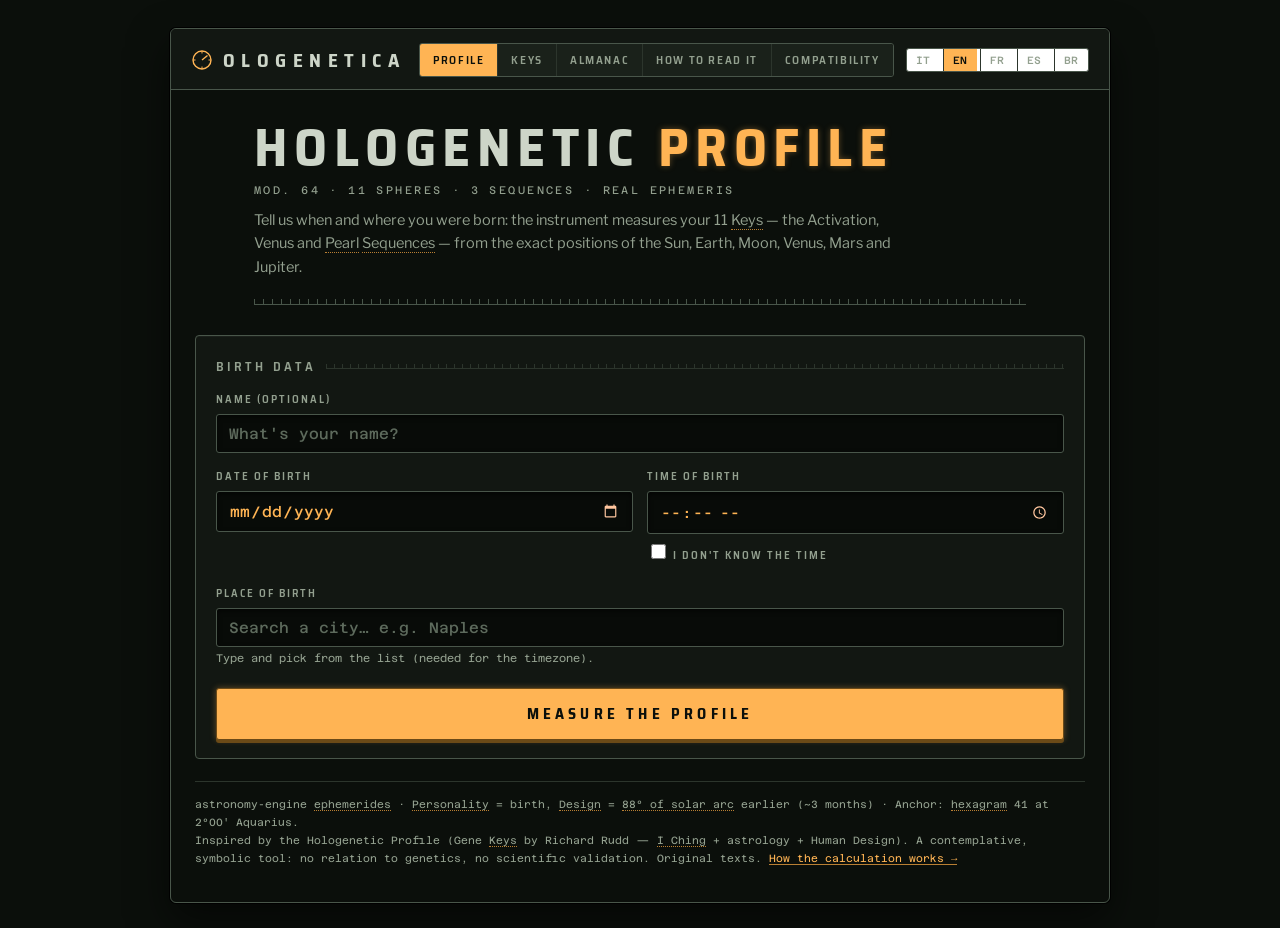
<file: Profilo Ologenetico.html>
<!DOCTYPE html>
<html lang="it">
<head>
<meta charset="UTF-8">
<meta name="viewport" content="width=device-width, initial-scale=1.0">
<meta name="robots" content="noindex">
<title>Ologenetica — Profilo Ologenetico</title>
<meta name="theme-color" content="#0b0f0b">
<link rel="manifest" href="manifest.json">
<link rel="icon" href="icons/icon-192.png" type="image/png">
<link rel="stylesheet" href="holo/fonts.css">
<link rel="stylesheet" href="holo/instrument.css">
</head>
<body>
<!--
THESIS: il profilo come lettura di uno strumento di precisione — ogni Chiave una banda di frequenza; rifiuta il layout astro-app (notte stellata, serif dorato) e il fumetto del gemello zodiac.
OWN-WORLD: pannello smaltato verde-nero (#0b0f0b/#121712), fosforo ambra #ffb454 e menta #93e2b4, canali magenta/blu; incisioni Saira SemiCondensed caps tracked, letture Azeret Mono, prosa Libre Franklin; scale a tacche ovunque; inchiostri piatti — unico bagliore il fosforo; stato = segno, non colore; rampa calibrata Ombra→Dono→Siddhi.
STORY: inserisci i dati, ottieni una misura: il profilo è una lettura calibrata da contemplare, non un oroscopo.
FIRST VIEWPORT: targa strumento in alto (OLOGENETICA · nav a canali), titolo inciso con OLOGENETICO acceso in ambra, riga spec mono, pannello di controllo dati-nascita con pulsante MISURA sotto.
FORM: candidato 4 della lista grounded (Lo Spettrometro), seed 84c75ad3.
FINISH: unreviewed and undocumented is unfinished; this build ends with the finish review, the verdict, DESIGN.md, and every shipping raster carrying its provenance.
-->
<div class="wrap">
  <div class="topbar">
    <a class="brand" href="index.html" title="Home">
      <svg class="dialmark" viewBox="0 0 22 22" fill="none" aria-hidden="true"><circle cx="11" cy="11" r="9" stroke-width="1.4"/><line x1="11" y1="11" x2="16.5" y2="6.5" stroke-width="1.4"/><line x1="11" y1="2" x2="11" y2="4.5" stroke-width="1"/><line x1="11" y1="17.5" x2="11" y2="20" stroke-width="1"/><line x1="2" y1="11" x2="4.5" y2="11" stroke-width="1"/><line x1="17.5" y1="11" x2="20" y2="11" stroke-width="1"/></svg>
      Ologenetica</a>
    <div class="topright">
      <div class="nav">
        <a class="pill on" data-k="profilo" href="Profilo%20Ologenetico.html">Profilo</a>
        <a class="pill" data-k="chiavi" href="Chiavi.html">Chiavi</a>
        <a class="pill" data-k="almanacco" href="Almanacco.html">Almanacco</a>
        <a class="pill" data-k="guida" href="Come%20si%20Legge.html">Come si legge</a>
        <a class="pill" data-k="match" href="Compatibilit%C3%A0.html">Compatibilità</a>
      </div>
      <span id="langPick"></span>
    </div>
  </div>

  <div class="hero">
    <h1 class="htitle" id="htitle">PROFILO <span class="lit">OLOGENETICO</span></h1>
    <div class="ksuper" id="ksuper"></div>
    <p class="hsub" id="hsub"></p>
    <div class="tickline"></div>
  </div>

  <!-- FORM -->
  <div class="panel" id="formPanel">
    <h2 id="formTitle"></h2>
    <div class="field">
      <label id="lblName"></label>
      <input class="inp" id="fName" autocomplete="off">
    </div>
    <div class="row">
      <div class="field">
        <label id="lblDate"></label>
        <input class="inp" id="fDate" type="date" min="1900-01-01" max="2030-12-31">
      </div>
      <div class="field">
        <label id="lblTime"></label>
        <input class="inp" id="fTime" type="time">
        <label class="check"><input type="checkbox" id="fNoTime"> <span id="lblNoTime"></span></label>
      </div>
    </div>
    <div class="field">
      <label id="lblPlace"></label>
      <input class="inp" id="fPlace" autocomplete="off">
      <div class="ac" id="acBox"></div>
      <div class="hint" id="placeHint"></div>
    </div>
    <button class="btn-go" id="goBtn"></button>
    <div class="err" id="errBox"></div>
  </div>

  <!-- RESULT -->
  <div id="result" style="display:none">
    <div class="panel">
      <h2 id="resTitle"></h2>
      <p class="summary" id="resSummary"></p>
      <div class="birthdata" id="birthData"></div>
      <div class="bigline" id="bigline"></div>
      <div class="modehint" id="modeHint"></div>
      <div class="modetoggle" role="tablist">
        <button class="modebtn on" id="modeReport" role="tab"></button>
        <button class="modebtn" id="modeSimple" role="tab"></button>
      </div>
      <div class="sharelbl" id="shareLbl"></div>
      <div class="sharebar" id="shareBar"></div>
    </div>

    <!-- SINTESI -->
    <div id="viewSimple">
      <div class="panel">
        <h2 id="attTitle"></h2>
        <p class="seqsub" id="attSub"></p>
        <div class="sgrid" id="seqAtt"></div>
      </div>
      <div class="panel">
        <h2 id="venTitle"></h2>
        <p class="seqsub" id="venSub"></p>
        <div class="sgrid" id="seqVen"></div>
      </div>
      <div class="panel">
        <h2 id="perTitle"></h2>
        <p class="seqsub" id="perSub"></p>
        <div class="sgrid" id="seqPer"></div>
      </div>
    </div>

    <!-- REPORT COMPLETO -->
    <div id="viewReport" style="display:none">
      <div class="panel"><h2 id="rAttTitle"></h2><div id="repAtt"></div></div>
      <div class="panel"><h2 id="rVenTitle"></h2><div id="repVen"></div></div>
      <div class="panel"><h2 id="rPerTitle"></h2><div id="repPer"></div></div>
      <div class="soglia" id="sogliaBox" style="display:none"></div>
      <div class="panel">
        <h2 id="structTitle"></h2>
        <div id="structBody"></div>
      </div>
      <div class="panel">
        <h2 id="tlTitle"></h2>
        <p class="seqsub" id="tlSub"></p>
        <div class="wheelwrap" id="tlBody" style="overflow-x:auto"></div>
        <p class="seqsub" id="tlNow" style="margin:10px 0 0"></p>
      </div>
      <div class="panel">
        <h2 id="rnTitle"></h2>
        <p class="seqsub" id="rnSub"></p>
        <div id="rnBody"></div>
      </div>
      <div class="panel">
        <h2 id="yrTitle"></h2>
        <p class="seqsub" id="yrSub"></p>
        <div id="yrBody"></div>
      </div>
      <div class="panel">
        <h2 id="tableTitle"></h2>
        <div style="overflow-x:auto"><table class="stable" id="posTable"></table></div>
      </div>
    </div>

    <div class="panel">
      <h2 id="wxTitle"></h2>
      <p class="seqsub" id="wxSub"></p>
      <div id="wxBody"></div>
    </div>

    <div class="panel">
      <h2 id="wheelTitle"></h2>
      <p class="seqsub" id="wheelSub"></p>
      <div class="wheelwrap" id="wheel"></div>
      <div class="legend" id="legend"></div>
      <button class="btn-go" id="posterBtn" style="margin-top:16px"></button>
    </div>
  </div>

  <div class="footnote" id="foot"></div>
</div>

<script src="lang/i18n.js"></script>
<script src="lib/astronomy.browser.min.js"></script>
<script src="lib/cities.js"></script>
<script src="holo/keys.it.js"></script>
<script src="holo/keys.en.js"></script>
<script src="holo/keys.fr.js"></script>
<script src="holo/keys.es.js"></script>
<script src="holo/keys.pt.js"></script>
<script src="holo/extra.it.js"></script>
<script src="holo/extra.en.js"></script>
<script src="holo/extra.fr.js"></script>
<script src="holo/extra.es.js"></script>
<script src="holo/extra.pt.js"></script>
<script src="holo/engine.js"></script>
<script src="holo/compat.js"></script>
<script src="holo/gloss.it.js"></script>
<script src="holo/gloss.en.js"></script>
<script src="holo/gloss.fr.js"></script>
<script src="holo/gloss.es.js"></script>
<script src="holo/gloss.pt.js"></script>
<script src="holo/gloss.js"></script>
<script>
(function(){
  const $ = id => document.getElementById(id);
  // canali dello strumento: una sequenza = un canale
  const CH = {
    attivazione: { hex:"#ffb454", chip:"c-att", n:"CH·1" },
    venere:      { hex:"#e2a3da", chip:"c-ven", n:"CH·2" },
    perla:       { hex:"#86c8e8", chip:"c-per", n:"CH·3" }
  };
  const LOCALE = { it:"it-IT", en:"en-GB", fr:"fr-FR", es:"es-ES", pt:"pt-BR" };
  const fill = window.HOLOMATCH.fill;
  const langOf = () => window.ZI18N ? window.ZI18N.get() : "it";
  const D = () => window.HOLO_LANGS[langOf()] || window.HOLO_LANGS.it;
  const E = () => (window.HOLO_EXTRA && (window.HOLO_EXTRA[langOf()] || window.HOLO_EXTRA.it)) || null;
  const GL = () => (window.HOLO_GLOSS && (window.HOLO_GLOSS[langOf()] || window.HOLO_GLOSS.it)) || null;
  function fmtD(d){ try{ return new Intl.DateTimeFormat(LOCALE[langOf()]||"it-IT",{dateStyle:"medium"}).format(d); }catch(e){ return ""; } }
  let chosenPlace = null, curR = null, curName = "", curStab = null, curDS = null, viewMode = "report";

  const UI = {
    it:{ ksuper:"MOD. 64 · 11 SFERE · 3 SEQUENZE · EFFEMERIDI REALI", htitle:["PROFILO ","OLOGENETICO"],
      hsub:"Inserisci quando e dove sei nato: lo strumento misura le tue 11 Chiavi — le Sequenze di Attivazione, di Venere e della Perla — dalla posizione esatta di Sole, Terra, Luna, Venere, Marte e Giove.",
      formTitle:"Dati di nascita", lblName:"Nome (facoltativo)", phName:"Come ti chiami?",
      lblDate:"Data di nascita", lblTime:"Ora di nascita", lblNoTime:"Non conosco l'ora",
      lblPlace:"Luogo di nascita", phPlace:"Cerca una città… es. Napoli", placeHint:"Scrivi e scegli dalla lista (serve per il fuso orario).",
      go:"Misura il profilo", modeSimple:"Sintesi", modeReport:"Report completo", modeHint:"Due letture dello stesso profilo — scegli",
      resMine:"Lettura del profilo", resName:n=>`Lettura — ${n}`,
      sumTpl:"Il tuo Life's Work è la Chiave {label} — ombra: {o} → dono: {d} → siddhi: {s}. Le tue 11 sfere: {labels}.",
      styleTpl:"Il tuo stile: Linea {line} — {name}",
      repPrefix:"Report — ", tableTitle:"Posizioni esatte",
      wheelTitle:"Il quadrante delle 64 Chiavi", wheelSub:"La ruota zodiacale divisa in 64 settori (uno per esagramma): i marcatori segnano dove cadono le tue 11 sfere.",
      errDate:"Inserisci la data di nascita.", errTime:"Inserisci l'ora di nascita (o spunta «non la conosco»).",
      errPlace:"Scegli la città dalla lista.", errCalc:"Qualcosa è andato storto nel calcolo.",
      shareLbl:"Link condivisibile", copy:"Copia link", copied:"Copiato — OK", shareSys:"Condividi",
      nav:{profilo:"Profilo",chiavi:"Chiavi",almanacco:"Almanacco",guida:"Come si legge",match:"Compatibilità"},
      foot:"Effemeridi astronomy-engine · Personalità = nascita, Design = 88° di arco solare prima (~3 mesi) · Ancoraggio: esagramma 41 a 2°00′ Acquario.<br>Sistema ispirato al Profilo Ologenetico (Gene Keys di Richard Rudd — I Ching + astrologia + Human Design). Strumento contemplativo e simbolico: nessun rapporto con la genetica, nessuna validazione scientifica. Testi originali. <a href='Come%20si%20Legge.html'>Come funziona il calcolo →</a>" },
    en:{ ksuper:"MOD. 64 · 11 SPHERES · 3 SEQUENCES · REAL EPHEMERIS", htitle:["HOLOGENETIC ","PROFILE"],
      hsub:"Tell us when and where you were born: the instrument measures your 11 Keys — the Activation, Venus and Pearl Sequences — from the exact positions of the Sun, Earth, Moon, Venus, Mars and Jupiter.",
      formTitle:"Birth data", lblName:"Name (optional)", phName:"What's your name?",
      lblDate:"Date of birth", lblTime:"Time of birth", lblNoTime:"I don't know the time",
      lblPlace:"Place of birth", phPlace:"Search a city… e.g. Naples", placeHint:"Type and pick from the list (needed for the timezone).",
      go:"Measure the profile", modeSimple:"Overview", modeReport:"Full report", modeHint:"Two readings of the same profile — choose",
      resMine:"Profile reading", resName:n=>`Reading — ${n}`,
      sumTpl:"Your Life's Work is Key {label} — shadow: {o} → gift: {d} → siddhi: {s}. Your 11 spheres: {labels}.",
      styleTpl:"Your style: Line {line} — {name}",
      repPrefix:"Report — ", tableTitle:"Exact positions",
      wheelTitle:"The dial of the 64 Keys", wheelSub:"The zodiac wheel divided into 64 sectors (one per hexagram): the markers show where your 11 spheres fall.",
      errDate:"Enter your date of birth.", errTime:"Enter your time of birth (or tick «I don't know it»).",
      errPlace:"Pick the city from the list.", errCalc:"Something went wrong in the calculation.",
      shareLbl:"Shareable link", copy:"Copy link", copied:"Copied — OK", shareSys:"Share",
      nav:{profilo:"Profile",chiavi:"Keys",almanacco:"Almanac",guida:"How to read it",match:"Compatibility"},
      foot:"astronomy-engine ephemerides · Personality = birth, Design = 88° of solar arc earlier (~3 months) · Anchor: hexagram 41 at 2°00′ Aquarius.<br>Inspired by the Hologenetic Profile (Gene Keys by Richard Rudd — I Ching + astrology + Human Design). A contemplative, symbolic tool: no relation to genetics, no scientific validation. Original texts. <a href='Come%20si%20Legge.html'>How the calculation works →</a>" },
    fr:{ ksuper:"MOD. 64 · 11 SPHÈRES · 3 SÉQUENCES · ÉPHÉMÉRIDES RÉELLES", htitle:["PROFIL ","HOLOGÉNÉTIQUE"],
      hsub:"Dis-nous quand et où tu es né : l'instrument mesure tes 11 Clés — les Séquences d'Activation, de Vénus et de la Perle — à partir des positions exactes du Soleil, de la Terre, de la Lune, de Vénus, de Mars et de Jupiter.",
      formTitle:"Données de naissance", lblName:"Prénom (facultatif)", phName:"Comment tu t'appelles ?",
      lblDate:"Date de naissance", lblTime:"Heure de naissance", lblNoTime:"Je ne connais pas l'heure",
      lblPlace:"Lieu de naissance", phPlace:"Cherche une ville… ex. Naples", placeHint:"Écris et choisis dans la liste (nécessaire pour le fuseau horaire).",
      go:"Mesurer le profil", modeSimple:"Synthèse", modeReport:"Rapport complet", modeHint:"Deux lectures du même profil — choisis",
      resMine:"Lecture du profil", resName:n=>`Lecture — ${n}`,
      sumTpl:"Ton Life's Work est la Clé {label} — ombre : {o} → don : {d} → siddhi : {s}. Tes 11 sphères : {labels}.",
      styleTpl:"Ton style : Ligne {line} — {name}",
      repPrefix:"Rapport — ", tableTitle:"Positions exactes",
      wheelTitle:"Le cadran des 64 Clés", wheelSub:"La roue zodiacale divisée en 64 secteurs (un par hexagramme) : les marqueurs montrent où tombent tes 11 sphères.",
      errDate:"Entre ta date de naissance.", errTime:"Entre ton heure de naissance (ou coche « je ne la connais pas »).",
      errPlace:"Choisis la ville dans la liste.", errCalc:"Un souci est survenu dans le calcul.",
      shareLbl:"Lien partageable", copy:"Copier le lien", copied:"Copié — OK", shareSys:"Partager",
      nav:{profilo:"Profil",chiavi:"Clés",almanacco:"Almanach",guida:"Comment lire",match:"Compatibilité"},
      foot:"Éphémérides astronomy-engine · Personnalité = naissance, Design = 88° d'arc solaire avant (~3 mois) · Ancrage : hexagramme 41 à 2°00′ Verseau.<br>Inspiré du Profil Hologénétique (Gene Keys de Richard Rudd — Yi King + astrologie + Human Design). Outil contemplatif et symbolique : aucun rapport avec la génétique, aucune validation scientifique. Textes originaux. <a href='Come%20si%20Legge.html'>Comment fonctionne le calcul →</a>" },
    es:{ ksuper:"MOD. 64 · 11 ESFERAS · 3 SECUENCIAS · EFEMÉRIDES REALES", htitle:["PERFIL ","HOLOGENÉTICO"],
      hsub:"Dinos cuándo y dónde naciste: el instrumento mide tus 11 Llaves — las Secuencias de Activación, de Venus y de la Perla — a partir de las posiciones exactas del Sol, la Tierra, la Luna, Venus, Marte y Júpiter.",
      formTitle:"Datos de nacimiento", lblName:"Nombre (opcional)", phName:"¿Cómo te llamas?",
      lblDate:"Fecha de nacimiento", lblTime:"Hora de nacimiento", lblNoTime:"No sé la hora",
      lblPlace:"Lugar de nacimiento", phPlace:"Busca una ciudad… ej. Nápoles", placeHint:"Escribe y elige de la lista (necesario para la zona horaria).",
      go:"Medir el perfil", modeSimple:"Síntesis", modeReport:"Informe completo", modeHint:"Dos lecturas del mismo perfil — elige",
      resMine:"Lectura del perfil", resName:n=>`Lectura — ${n}`,
      sumTpl:"Tu Life's Work es la Llave {label} — sombra: {o} → don: {d} → siddhi: {s}. Tus 11 esferas: {labels}.",
      styleTpl:"Tu estilo: Línea {line} — {name}",
      repPrefix:"Informe — ", tableTitle:"Posiciones exactas",
      wheelTitle:"El dial de las 64 Llaves", wheelSub:"La rueda zodiacal dividida en 64 sectores (uno por hexagrama): los marcadores muestran dónde caen tus 11 esferas.",
      errDate:"Introduce tu fecha de nacimiento.", errTime:"Introduce tu hora de nacimiento (o marca «no la sé»).",
      errPlace:"Elige la ciudad de la lista.", errCalc:"Algo salió mal en el cálculo.",
      shareLbl:"Enlace para compartir", copy:"Copiar enlace", copied:"Copiado — OK", shareSys:"Compartir",
      nav:{profilo:"Perfil",chiavi:"Llaves",almanacco:"Almanaque",guida:"Cómo se lee",match:"Compatibilidad"},
      foot:"Efemérides astronomy-engine · Personalidad = nacimiento, Diseño = 88° de arco solar antes (~3 meses) · Ancla: hexagrama 41 a 2°00′ Acuario.<br>Inspirado en el Perfil Hologenético (Gene Keys de Richard Rudd — I Ching + astrología + Human Design). Herramienta contemplativa y simbólica: sin relación con la genética ni validación científica. Textos originales. <a href='Come%20si%20Legge.html'>Cómo funciona el cálculo →</a>" },
    pt:{ ksuper:"MOD. 64 · 11 ESFERAS · 3 SEQUÊNCIAS · EFEMÉRIDES REAIS", htitle:["PERFIL ","HOLOGENÉTICO"],
      hsub:"Diga quando e onde você nasceu: o instrumento mede suas 11 Chaves — as Sequências de Ativação, de Vênus e da Pérola — a partir das posições exatas do Sol, da Terra, da Lua, de Vênus, de Marte e de Júpiter.",
      formTitle:"Dados de nascimento", lblName:"Nome (opcional)", phName:"Qual é o seu nome?",
      lblDate:"Data de nascimento", lblTime:"Hora de nascimento", lblNoTime:"Não sei a hora",
      lblPlace:"Local de nascimento", phPlace:"Busque uma cidade… ex. São Paulo", placeHint:"Digite e escolha da lista (necessário para o fuso horário).",
      go:"Medir o perfil", modeSimple:"Síntese", modeReport:"Relatório completo", modeHint:"Duas leituras do mesmo perfil — escolha",
      resMine:"Leitura do perfil", resName:n=>`Leitura — ${n}`,
      sumTpl:"Seu Life's Work é a Chave {label} — sombra: {o} → dom: {d} → siddhi: {s}. Suas 11 esferas: {labels}.",
      styleTpl:"Seu estilo: Linha {line} — {name}",
      repPrefix:"Relatório — ", tableTitle:"Posições exatas",
      wheelTitle:"O dial das 64 Chaves", wheelSub:"A roda zodiacal dividida em 64 setores (um por hexagrama): os marcadores mostram onde caem suas 11 esferas.",
      errDate:"Informe sua data de nascimento.", errTime:"Informe sua hora de nascimento (ou marque «não sei»).",
      errPlace:"Escolha a cidade da lista.", errCalc:"Algo deu errado no cálculo.",
      shareLbl:"Link compartilhável", copy:"Copiar link", copied:"Copiado — OK", shareSys:"Compartilhar",
      nav:{profilo:"Perfil",chiavi:"Chaves",almanacco:"Almanaque",guida:"Como ler",match:"Compatibilidade"},
      foot:"Efemérides astronomy-engine · Personalidade = nascimento, Design = 88° de arco solar antes (~3 meses) · Âncora: hexagrama 41 a 2°00′ Aquário.<br>Inspirado no Perfil Hologenético (Gene Keys de Richard Rudd — I Ching + astrologia + Human Design). Ferramenta contemplativa e simbólica: sem relação com a genética, sem validação científica. Textos originais. <a href='Come%20si%20Legge.html'>Como funciona o cálculo →</a>" }
  };
  const U = () => UI[langOf()] || UI.it;

  // --- autocomplete città ---
  const acBox = $("acBox"), fPlace = $("fPlace");
  let acItems = [], acSel = -1;
  function renderAc(list){
    acItems = list; acSel = -1;
    if(!list.length){ acBox.classList.remove("show"); return; }
    acBox.innerHTML = list.map((c,i)=>
      `<div class="ac-item" data-i="${i}">${c.name} <small>· ${c.area}</small></div>`).join("");
    acBox.classList.add("show");
    acBox.querySelectorAll(".ac-item").forEach(el=>{
      el.onclick = ()=> pickPlace(acItems[+el.dataset.i]);
    });
  }
  function pickPlace(c){
    chosenPlace = c; fPlace.value = c.name;
    acBox.classList.remove("show");
    $("placeHint").innerHTML = `<span class="ok">OK</span> ${c.name}, ${c.area}`;
  }
  fPlace.addEventListener("input", ()=>{
    chosenPlace = null; $("placeHint").textContent = U().placeHint;
    renderAc(window.CITY.search(fPlace.value, 8));
  });
  fPlace.addEventListener("keydown", e=>{
    if(!acBox.classList.contains("show")) return;
    if(e.key==="ArrowDown"){acSel=Math.min(acSel+1,acItems.length-1);e.preventDefault();}
    else if(e.key==="ArrowUp"){acSel=Math.max(acSel-1,0);e.preventDefault();}
    else if(e.key==="Enter"){ if(acSel>=0){pickPlace(acItems[acSel]);e.preventDefault();} return;}
    else return;
    acBox.querySelectorAll(".ac-item").forEach((el,i)=>el.classList.toggle("sel",i===acSel));
  });
  document.addEventListener("click", e=>{ if(!fPlace.contains(e.target)&&!acBox.contains(e.target)) acBox.classList.remove("show"); });
  $("fNoTime").addEventListener("change", e=>{
    $("fTime").disabled = e.target.checked;
    if(e.target.checked) $("fTime").value="";
  });

  function showErr(m){ const e=$("errBox"); e.textContent=m; e.classList.add("show"); }

  $("goBtn").addEventListener("click", ()=>{
    $("errBox").classList.remove("show");
    const dateStr = $("fDate").value;
    if(!dateStr) return showErr(U().errDate);
    const [y,mo,d] = dateStr.split("-").map(Number);
    const noTime = $("fNoTime").checked;
    let hour=null, minute=null;
    if(!noTime){
      const t = $("fTime").value;
      if(!t) return showErr(U().errTime);
      [hour,minute] = t.split(":").map(Number);
    }
    let tz = null;
    if(chosenPlace) tz = chosenPlace.tz;
    else if(fPlace.value.trim()) return showErr(U().errPlace);
    else tz = Intl.DateTimeFormat().resolvedOptions().timeZone || "UTC";

    try{
      curR = window.HOLO.compute({year:y,month:mo,day:d,hour,minute,tz});
      curStab = window.HOLO.stability({year:y,month:mo,day:d,hour,minute,tz});
      curDS = noTime ? window.HOLO.dayStability({year:y,month:mo,day:d,tz}) : null;
    }
    catch(ex){ console.error(ex); return showErr(U().errCalc); }
    curName = $("fName").value.trim();
    updateShareUrl();
    render();
    $("result").style.display="block";
    if(!window.__autorun) $("result").scrollIntoView();
  });

  // --- link condivisibile: l'URL diventa la misura ---
  function updateShareUrl(){
    try{
      const q = new URLSearchParams();
      q.set("lang", langOf());
      q.set("d", $("fDate").value);
      if(!$("fNoTime").checked && $("fTime").value) q.set("t", $("fTime").value);
      if(chosenPlace) q.set("city", chosenPlace.name);
      const n = $("fName").value.trim(); if(n) q.set("n", n);
      q.set("run","1");
      history.replaceState(null, "", location.pathname + "?" + q.toString());
    }catch(e){}
  }
  function renderShare(){
    const u = U();
    $("shareLbl").textContent = u.shareLbl;
    let h = `<input class="inp surl" id="shareUrl" readonly value="${location.href.replace(/"/g,"&quot;")}">` +
      `<button class="sbtn" id="copyBtn" type="button">${u.copy}</button>`;
    if(navigator.share) h += `<button class="sbtn" id="sysShareBtn" type="button">${u.shareSys}</button>`;
    $("shareBar").innerHTML = h;
    $("copyBtn").onclick = async ()=>{
      const val = $("shareUrl").value;
      try{ await navigator.clipboard.writeText(val); }
      catch(e){ $("shareUrl").select(); try{ document.execCommand("copy"); }catch(_){} }
      $("copyBtn").textContent = u.copied; $("copyBtn").classList.add("done");
    };
    const sb = $("sysShareBtn");
    if(sb) sb.onclick = ()=>{ navigator.share({ url: $("shareUrl").value }).catch(()=>{}); };
  }

  // --- helpers di lingua ---
  const bodyName = s => D().BODIES[s.body];
  const calcName = s => s.calc === "design" ? D().LBL.design : D().LBL.natale;
  const signName = s => D().SIGNS[s.signIdx];
  const sphereName = s => D().SPHERES[s.k].n;
  function fmtDT(iso, tz){
    try{
      return new Intl.DateTimeFormat(LOCALE[langOf()]||"it-IT",
        { dateStyle:"long", timeStyle:"short", timeZone: tz }).format(new Date(iso));
    }catch(e){ return iso; }
  }

  // Nella Sequenza della Perla, Core e Life's Work tornano come Vocation e Brand
  function perlaName(s, seqCtx){
    if(seqCtx !== "perla") return null;
    if(s.k === "nucleo") return { n: "Vocation", eq: "= Core" };
    if(s.k === "lavoro") return { n: "Brand", eq: "= Life's Work" };
    return null;
  }

  // la rampa calibrata Ombra→Dono→Siddhi
  function bandHTML(K){
    const L = D().LBL;
    return `<div class="band"><div class="scale"></div><div class="zones">
      <div class="zone z-o"><span class="zlab">${L.ombra}</span><span class="zval" title="${K.o}">${K.o}</span></div>
      <div class="zone z-d"><span class="zlab">${L.dono}</span><span class="zval" title="${K.d}">${K.d}</span></div>
      <div class="zone z-s"><span class="zlab">${L.siddhi}</span><span class="zval" title="${K.s}">${K.s}</span></div>
    </div></div>`;
  }

  // --- card sfera (sintesi) ---
  function scard(s, seqCtx){
    const K = D().KEYS[s.key], L = D().LINES[s.line], SP = D().SPHERES[s.k];
    const ov = perlaName(s, seqCtx);
    const dsMark = curDS ? " · " + (curDS[s.k].stable ? E().DS.certain : E().DS.variable) : "";
    return `<div class="scard" style="border-top:2px solid ${CH[seqCtx || s.seq].hex}">
      <div class="sdeg">${s.degText} ${signName(s)}</div>
      <div class="stag">${bodyName(s)} · ${calcName(s)}${SP.age ? " · " + SP.age : ""}${ov ? " · " + ov.eq : ""}${dsMark}</div>
      <div class="skey">${s.key}<small>.${s.line}</small></div>
      <div class="sname">${ov ? ov.n : SP.n}</div>
      <div class="sdesc">${SP.d}</div>
      ${bandHTML(K)}
      <div class="sessenza">${K.t}</div>
      ${GL() && GL().PP[s.key] ? `<div class="spp"><span class="pplbl">${GL().ppLbl}</span>${GL().PP[s.key]}</div>` : ""}
      <div class="sline"><b>${D().LBL.linea} ${s.line}</b> — ${L.n}: ${L.brevis}</div>
    </div>`;
  }

  // --- sezione report estesa ---
  function repSection(s, seqCtx){
    const K = D().KEYS[s.key], L = D().LINES[s.line], SP = D().SPHERES[s.k];
    const ov = perlaName(s, seqCtx);
    const ch = CH[seqCtx || s.seq];
    return `<div class="rep" style="border-top:2px solid ${ch.hex}">
      <h3><span class="rep-mark ${ch.chip} ch">${ch.n}</span> ${ov ? ov.n : SP.n} <small>${s.label}</small></h3>
      <div class="rtag">${bodyName(s)} ${calcName(s)} · ${s.degText} ${signName(s)}${ov ? " · " + ov.eq : ""}</div>
      <div class="rspec">${K.o} · ${K.d} · ${K.s}</div>
      <p><b>${SP.d}</b> ${K.long}</p>
      <p>${L.long}</p>
      ${E() && E().LIS[s.k] && E().LIS[s.k][s.line] ? `<p class="lis">${E().LIS[s.k][s.line]}</p>` : ""}
      ${GL() && GL().PP[s.key] ? `<p class="pp"><span class="pplbl">${GL().ppLbl}</span>${GL().PP[s.key]}</p>` : ""}
      <p class="ctx">${SP.ctx}</p>
    </div>`;
  }

  function seqIntro(seqK){
    const S = D().SEQ[seqK];
    return `<div class="seqintro"><span class="ss">${S.sub}</span>${S.d}</div>`;
  }

  // --- sintesi strutturale ---
  function structHTML(R){
    const A = window.HOLO.analyze(R);
    const K = D().KEYS, ST = D().STRUCT;
    const rows = [];
    const g = k => K[k].d, o = k => K[k].o;
    rows.push(fill(ST.croce, {
      ps:R.croce.ps, pe:R.croce.pe, ds:R.croce.ds, de:R.croce.de,
      giftPS:g(R.croce.ps), giftPE:g(R.croce.pe), giftDS:g(R.croce.ds), giftDE:g(R.croce.de)
    }));
    rows.push(fill(ST.asse, { a:R.croce.ps, b:R.croce.pe, giftA:g(R.croce.ps), shadowB:o(R.croce.pe) }));
    A.doubles.forEach(dd => rows.push(fill(ST.double, {
      key:dd.key, n:dd.n, gift:g(dd.key), shadow:o(dd.key),
      spheres: dd.spheres.map(k=>D().SPHERES[k].n).join(" + ")
    })));
    A.mirrors.forEach(m => rows.push(fill(ST.mirror, {
      keyA:m.keyA, keyB:m.keyB, giftA:g(m.keyA), giftB:g(m.keyB),
      sphereA:D().SPHERES[m.a].n, sphereB:D().SPHERES[m.b].n
    })));
    if(A.domLine) rows.push(fill(ST.domLine, {
      n:A.domLine.n, line:A.domLine.line, hint:ST.lineHints[A.domLine.line]
    }));
    if(A.starts.length >= 2){
      const keysTxt = A.starts.map(k=>`${k} (${g(k)})`).join(", ");
      const endsTxt = A.ends.map(k=>`${k} (${g(k)})`).join(", ");
      rows.push(fill(A.ends.length ? ST.starts : ST.startsNoEnds, {
        keys:keysTxt, n:A.startSpheresN, ends:endsTxt,
        unconscious: A.startsUnconscious ? ST.startsUnconscious : ""
      }));
    }
    return rows.map(r=>`<div class="structrow">${r}</div>`).join("");
  }

  // --- soglia oraria ---
  function sogliaHTML(R){
    if(!curStab || !curStab.length) return "";
    const s = curStab[0];
    if(s.minutes > 30) return "";
    const sphere = D().SPHERES[R.spheres.find(x=>x.k===s.k).k].n;
    const mins = Math.round(s.thresholdLocalMin);
    const time = String(Math.floor(mins/60)%24).padStart(2,"0") + ":" + String(mins%60).padStart(2,"0");
    return `<h3>${fill(D().LBL.sogliaTitle, {from:s.from, to:s.to})}</h3>
      <p>${fill(D().LBL.sogliaText, {sphere, time, from:s.from, to:s.to})}</p>
      <p>${D().LBL.sogliaStable}</p>`;
  }

  function chTitle(seqK){
    return `<span class="ch ${CH[seqK].chip}">${CH[seqK].n}</span> ${D().SEQ[seqK].n}`;
  }

  function render(){
    if(!curR) return;
    const R = curR, u = U(), lw = R.byK.lavoro;
    $("resTitle").textContent = curName ? u.resName(curName) : u.resMine;
    const K = D().KEYS[lw.key];
    $("resSummary").innerHTML = fill(u.sumTpl, {
      label:`<b>${lw.label}</b>`, o:`<b>${K.o}</b>`, d:`<b>${K.d}</b>`, s:`<b>${K.s}</b>`,
      labels: R.spheres.map(s=>`<b>${s.label}</b>`).join(" · ")
    }) + (R.hasTime ? "" : ` <i>${
      curDS ? fill(E().DS.note, {
        stable: Object.values(curDS).filter(v=>v.stable).length,
        variable: Object.values(curDS).filter(v=>!v.stable).length
      }) : D().LBL.noTimeWarn}</i>`);
    const tz = R.input.tz || "UTC";
    $("birthData").innerHTML =
      `${D().LBL.nascita}&nbsp; ${fmtDT(R.utc, tz)}${chosenPlace ? " · " + chosenPlace.name : ""}<br>` +
      `UT&nbsp;&nbsp;&nbsp;&nbsp;&nbsp;&nbsp; ${fmtDT(R.utc, "UTC")}<br>` +
      `${D().LBL.designDate}&nbsp; ${fmtDT(R.designUtc, "UTC")} UT<br>` +
      `${D().LBL.linee}&nbsp;&nbsp; <b>${R.profileLines[0]}/${R.profileLines[1]}</b> · ${D().LBL.croce} <b>${R.croce.ps}/${R.croce.pe} | ${R.croce.ds}/${R.croce.de}</b>`;
    const L = D().LINES[lw.line];
    $("bigline").innerHTML = `
      <div class="num">${R.profileLines[0]}/${R.profileLines[1]}</div>
      <div class="who"><b>${fill(u.styleTpl,{line:lw.line,name:L.n})}</b>
      <div>${L.long}</div></div>`;
    // sintesi
    $("attTitle").innerHTML = chTitle("attivazione"); $("attSub").textContent = D().SEQ.attivazione.d;
    $("venTitle").innerHTML = chTitle("venere"); $("venSub").textContent = D().SEQ.venere.d;
    $("perTitle").innerHTML = chTitle("perla"); $("perSub").textContent = D().SEQ.perla.d;
    $("seqAtt").innerHTML = R.seq.attivazione.map(s=>scard(s,"attivazione")).join("");
    $("seqVen").innerHTML = R.seq.venere.map(s=>scard(s,"venere")).join("");
    $("seqPer").innerHTML = R.seq.perla.map(s=>scard(s,"perla")).join("");
    // report
    $("rAttTitle").innerHTML = u.repPrefix + D().SEQ.attivazione.n;
    $("rVenTitle").innerHTML = u.repPrefix + D().SEQ.venere.n;
    $("rPerTitle").innerHTML = u.repPrefix + D().SEQ.perla.n;
    $("repAtt").innerHTML = seqIntro("attivazione") + R.seq.attivazione.map(s=>repSection(s,"attivazione")).join("");
    $("repVen").innerHTML = seqIntro("venere") + R.seq.venere.map(s=>repSection(s,"venere")).join("");
    $("repPer").innerHTML = seqIntro("perla") + R.seq.perla.map(s=>repSection(s,"perla")).join("");
    const sg = sogliaHTML(R);
    $("sogliaBox").style.display = sg ? "block" : "none";
    if(sg) $("sogliaBox").innerHTML = `<div>${sg}</div>`;
    $("structTitle").textContent = D().LBL.strutturaTitle;
    $("structBody").innerHTML = structHTML(R);
    $("tableTitle").textContent = u.tableTitle;
    $("posTable").innerHTML =
      `<tr><th>${D().LBL.tSfera}</th><th>${D().LBL.tPianeta}</th><th>${D().LBL.tChiave}</th><th>${D().LBL.tPosizione}</th></tr>` +
      R.spheres.map(s=>`<tr><td>${sphereName(s)}</td><td>${bodyName(s)} ${calcName(s)}</td>
        <td class="lbl">${s.label}</td><td class="num">${s.degText} ${signName(s)}</td></tr>`).join("");
    $("wheel").innerHTML = wheelSVG(R);
    $("legend").innerHTML = ["attivazione","venere","perla"].map(k=>
      `<span><span class="dot" style="background:${CH[k].hex}"></span> ${CH[k].n} ${D().SEQ[k].n}</span>`).join("");
    renderTimeline(R); renderRings(R); renderYear(R); renderWeather(R);
    $("posterBtn").textContent = E().PST.btn;
    renderShare();
    applyMode();
  }

  /* ---- timeline dei cicli ---- */
  function renderTimeline(R){
    const T = window.HOLO.timeline(R), X = E().TL;
    $("tlTitle").textContent = X.title; $("tlSub").textContent = X.sub;
    $("tlBody").innerHTML = timelineSVG(T, X);
    const parts = [];
    if(T.ageNow < 7) parts.push(X.phases.sq);
    else if(T.ageNow < 14) parts.push(X.phases.eq);
    else if(T.ageNow < 21) parts.push(X.phases.iq);
    else parts.push(X.phases.adult);
    if(T.line6) parts.push(T.ageNow < 30 ? X.phases.l6p1 : T.ageNow < 50 ? X.phases.l6p2 : X.phases.l6p3);
    $("tlNow").textContent = fill(X.nowTpl, { age: Math.floor(T.ageNow), phase: parts.join(" ") });
  }
  function timelineSVG(T, X){
    const W=780, PAD=42, SPAN=84, y0=34;
    const line6 = !!T.line6;
    const H = line6 ? 158 : 122;
    const px = age => PAD + Math.min(age,SPAN)/SPAN*(W-2*PAD);
    let s = `<svg viewBox="0 0 ${W} ${H}" style="width:100%;max-width:820px;min-width:560px;height:auto">`;
    // asse con tacche ogni 7 anni
    s += `<line x1="${PAD}" y1="${H-26}" x2="${W-PAD}" y2="${H-26}" stroke="#49564a" stroke-width="1"/>`;
    for(let a=0;a<=SPAN;a+=7){
      s += `<line x1="${px(a)}" y1="${H-26}" x2="${px(a)}" y2="${H-32}" stroke="#49564a" stroke-width="1"/>`;
      if(a%14===0) s += `<text x="${px(a)}" y="${H-12}" text-anchor="middle" font-size="9" font-family="Azeret Mono,monospace" fill="#93a08f">${a}</text>`;
    }
    // cicli di Venere (0-7-14-21): inchiostro di canale a passi di opacità
    const segOp = { sq:0.85, eq:0.55, iq:0.3 };
    T.segs.forEach(g=>{
      s += `<rect x="${px(g.from)}" y="${y0}" width="${px(g.to)-px(g.from)}" height="13" fill="#e2a3da" opacity="${segOp[g.k]}" stroke="#0b0f0b" stroke-width="1"/>`;
      s += `<text x="${(px(g.from)+px(g.to))/2}" y="${y0-6}" text-anchor="middle" font-size="8.5" font-family="Azeret Mono,monospace" fill="#93a08f">${X.segs[g.k]}</text>`;
    });
    // fasi della Linea 6
    if(line6){
      T.line6.forEach(g=>{
        s += `<rect x="${px(g.from)}" y="${y0+34}" width="${px(g.to)-px(g.from)}" height="13" fill="none" stroke="#b97f33" stroke-width="1"/>`;
        s += `<rect x="${px(g.from)}" y="${y0+34}" width="${px(g.to)-px(g.from)}" height="13" fill="#ffb454" opacity="${g.k==='l6p1'?0.25:g.k==='l6p2'?0.5:0.8}"/>`;
        s += `<text x="${(px(g.from)+px(g.to))/2}" y="${y0+58}" text-anchor="middle" font-size="8.5" font-family="Azeret Mono,monospace" fill="#93a08f">${X.line6[g.k]}</text>`;
      });
    }
    // ritorni di Saturno
    T.marks.forEach(m=>{
      s += `<line x1="${px(m.age)}" y1="${y0-14}" x2="${px(m.age)}" y2="${H-26}" stroke="#93e2b4" stroke-width="1" stroke-dasharray="3 3"/>`;
      s += `<text x="${px(m.age)}" y="${y0-18}" text-anchor="middle" font-size="8" font-family="Azeret Mono,monospace" fill="#93e2b4">${X.marks[m.k]}</text>`;
    });
    // ago di oggi
    if(T.ageNow > 0 && T.ageNow < SPAN){
      s += `<line x1="${px(T.ageNow)}" y1="${y0-4}" x2="${px(T.ageNow)}" y2="${H-26}" stroke="#ffb454" stroke-width="2"/>`;
      s += `<text x="${px(T.ageNow)}" y="${H-2}" text-anchor="middle" font-size="9" font-weight="600" font-family="Azeret Mono,monospace" fill="#ffb454">${X.now}</text>`;
    }
    return s + "</svg>";
  }

  /* ---- anelli di codoni ---- */
  function renderRings(R){
    const X = E().RN, RD = E().RINGS;
    const rings = window.HOLO.rings(R);
    $("rnTitle").textContent = X.title; $("rnSub").textContent = X.sub;
    $("rnBody").innerHTML = rings.map(r=>{
      const info = RD[r.id];
      const hits = r.hits.map(h=>fill(X.hitTpl, {
        key: h.key, sphere: h.spheres.map(k=>D().SPHERES[k].n).join(" + ")
      })).join(" · ");
      const others = r.keys.filter(k=>!r.hits.some(h=>h.key===k));
      return `<div class="structrow"><b>${info.n}</b> — ${info.t}<br>
        <span style="font-family:var(--f-mono);font-size:12px">${hits}</span>${others.length ?
        ` <span style="font-family:var(--f-mono);font-size:12px;color:var(--dim)">· ${X.ofRing} ${others.join(", ")}</span>` : ""}</div>`;
    }).join("") + `<p class="seqsub" style="margin:6px 0 0">${fill(X.touched,{n:rings.length})}</p>`;
  }

  /* ---- l'anno solare ---- */
  function renderYear(R){
    const X = E().YR;
    const sr = window.HOLO.solarReturn(R);
    $("yrTitle").textContent = X.title; $("yrSub").textContent = X.sub;
    let h = `<div class="birthdata" style="margin:0 0 12px">${fill(X.returnAt,{year:sr.year, date:fmtD(sr.date)})}</div>`;
    h += sr.bodies.map(b=>{
      const line = fill(X.inKey, {body:bodyNameOf(b.body), key:b.key, gift:D().KEYS[b.key].d});
      const hits = b.hits.map(hh=>fill(hh.type==="same"?X.hitSame:X.hitMirror, {sphere:D().SPHERES[hh.sphere].n})).join(" ");
      return `<div class="structrow">${line} ${hits ? `<b>${hits}</b>` : `<span style="color:var(--dim)">— ${X.quiet}</span>`}</div>`;
    }).join("");
    $("yrBody").innerHTML = h;
  }
  const bodyNameOf = b => D().BODIES[b];

  /* ---- meteo del profilo ---- */
  function renderWeather(R){
    const X = E().WX;
    const tr = window.HOLO.transits(R);
    $("wxTitle").textContent = X.title; $("wxSub").textContent = X.sub;
    const any = tr.some(t=>t.hits.length);
    $("wxBody").innerHTML = tr.map(t=>{
      const line = fill(X.inKey, {body:bodyNameOf(t.body), key:t.key+"."+t.line, gift:D().KEYS[t.key].d});
      const hits = t.hits.map(h=>fill(h.type==="same"?X.hitSame:X.hitMirror, {sphere:D().SPHERES[h.sphere].n})).join(" · ");
      return `<div class="structrow">${line}${hits ? ` — <b>${hits}</b>` : ""}${t.body==="moon" ?
        `<br><span style="color:var(--dim);font-size:12px">${X.moonNote}</span>` : ""}</div>`;
    }).join("") + (any ? "" : `<p class="seqsub" style="margin:6px 0 0">${X.noHits}</p>`);
  }

  /* ---- poster del quadrante (PNG, tutto client-side) ---- */
  $("posterBtn").addEventListener("click", async ()=>{
    if(!curR) return;
    const btn = $("posterBtn"); const old = btn.textContent;
    btn.textContent = E().PST.making;
    try{ await makePoster(curR); }catch(e){ console.error(e); }
    btn.textContent = old;
  });
  async function makePoster(R){
    await document.fonts.ready;
    const W=1080, H=1440;
    const c = document.createElement("canvas"); c.width=W; c.height=H;
    const x = c.getContext("2d");
    x.fillStyle="#0b0f0b"; x.fillRect(0,0,W,H);
    x.strokeStyle="#49564a"; x.lineWidth=2; x.strokeRect(26,26,W-52,H-52);
    x.strokeStyle="#2c352c"; x.lineWidth=1; x.strokeRect(40,40,W-80,H-80);
    x.textAlign="center";
    try{ x.letterSpacing = "14px"; }catch(e){}
    x.fillStyle="#cdd5c8"; x.font="700 56px 'Saira Semi Condensed'";
    x.fillText("OLOGENETICA", W/2, 128);
    try{ x.letterSpacing = "6px"; }catch(e){}
    x.fillStyle="#93a08f"; x.font="500 20px 'Azeret Mono'";
    x.fillText(E().PST.subtitle, W/2, 166);
    try{ x.letterSpacing = "0px"; }catch(e){}
    // nome + dati
    x.fillStyle="#ffb454"; x.font="600 26px 'Azeret Mono'";
    const tz = R.input.tz || "UTC";
    x.fillText((curName ? curName + " · " : "") + fmtDT(R.utc, tz), W/2, 214);
    // quadrante
    const cx=W/2, cy=640, rOut=340, rIn=268, rNum=304, rMark=238;
    const D2R=Math.PI/180, ang=lon=>90-lon;
    const pt=(r,a)=>[cx + r*Math.cos(a*D2R), cy - r*Math.sin(a*D2R)];
    x.beginPath(); x.arc(cx,cy,rOut+14,0,7); x.fillStyle="#0d110d"; x.fill();
    x.strokeStyle="#49564a"; x.lineWidth=2.5; x.stroke();
    x.beginPath(); x.arc(cx,cy,rOut,0,7); x.fillStyle="#121712"; x.fill();
    x.strokeStyle="#2c352c"; x.lineWidth=1.5; x.stroke();
    x.beginPath(); x.arc(cx,cy,rIn,0,7); x.fillStyle="#0b0f0b"; x.fill();
    x.strokeStyle="#2c352c"; x.stroke();
    const SEC=window.HOLO.SECTOR, ANC=window.HOLO.ANCHOR;
    x.font="500 15px 'Azeret Mono'"; x.fillStyle="#93a08f";
    for(let i=0;i<64;i++){
      const lon0=ANC+i*SEC;
      const [x0,y0]=pt(rOut,ang(lon0)), [x1,y1]=pt(rIn,ang(lon0));
      x.beginPath(); x.moveTo(x0,y0); x.lineTo(x1,y1); x.strokeStyle="#2c352c"; x.lineWidth=1; x.stroke();
      const [nx,ny]=pt(rNum,ang(lon0+SEC/2));
      x.fillText(String(window.HOLO.WHEEL[i]), nx, ny+5);
    }
    R.spheres.forEach(sp=>{
      const hex=CH[sp.seq].hex;
      const [mx,my]=pt(rMark,ang(sp.lonDeg));
      const [lx,ly]=pt(rIn,ang(sp.lonDeg));
      x.beginPath(); x.moveTo(lx,ly); x.lineTo(mx,my); x.strokeStyle=hex; x.lineWidth=2.5; x.stroke();
      x.fillStyle=hex; x.fillRect(mx-8,my-8,16,16);
      x.strokeStyle="#0b0f0b"; x.lineWidth=2; x.strokeRect(mx-8,my-8,16,16);
    });
    x.beginPath(); x.arc(cx,cy,64,0,7); x.fillStyle="#121712"; x.fill();
    x.strokeStyle="#49564a"; x.lineWidth=1.5; x.stroke();
    x.fillStyle="#ffb454"; x.font="600 30px 'Azeret Mono'"; x.fillText("64", cx, cy+4);
    x.fillStyle="#93a08f"; x.font="500 14px 'Azeret Mono'"; x.fillText("KEYS", cx, cy+30);
    // le 11 sfere in tre colonne canale
    const cols = { attivazione:200, venere:540, perla:880 };
    const heads = { attivazione:"CH·1", venere:"CH·2", perla:"CH·3" };
    let yy = { attivazione:1078, venere:1078, perla:1078 };
    ["attivazione","venere","perla"].forEach(sq=>{
      x.fillStyle=CH[sq].hex; x.font="600 20px 'Azeret Mono'";
      x.fillText(heads[sq]+" "+D().SEQ[sq].n.toUpperCase().slice(0,22), cols[sq], yy[sq]); yy[sq]+=34;
    });
    R.spheres.forEach(sp=>{
      const col = cols[sp.seq];
      x.fillStyle="#cdd5c8"; x.font="500 19px 'Azeret Mono'";
      x.fillText(D().SPHERES[sp.k].n.toUpperCase()+"  "+sp.label, col, yy[sp.seq]); yy[sp.seq]+=30;
    });
    // piede
    x.fillStyle="#93a08f"; x.font="500 18px 'Azeret Mono'";
    x.fillText(`${E().PST.linee} ${R.profileLines[0]}/${R.profileLines[1]}   ·   ${E().PST.croce} ${R.croce.ps}/${R.croce.pe} | ${R.croce.ds}/${R.croce.de}`, W/2, 1330);
    x.fillStyle="#49564a"; x.font="500 14px 'Azeret Mono'";
    x.fillText("ologenetica · mod. 64", W/2, 1368);
    await new Promise(res=>{
      c.toBlob(b=>{
        const a=document.createElement("a");
        a.href=URL.createObjectURL(b);
        a.download="ologenetica-quadrante.png";
        a.click(); setTimeout(()=>URL.revokeObjectURL(a.href), 5000); res();
      }, "image/png");
    });
  }

  function applyMode(){
    const rep = viewMode === "report";
    $("modeSimple").classList.toggle("on", !rep);
    $("modeReport").classList.toggle("on", rep);
    $("viewSimple").style.display = rep ? "none" : "block";
    $("viewReport").style.display = rep ? "block" : "none";
  }
  $("modeSimple").onclick = ()=>{ viewMode="simple"; applyMode(); };
  $("modeReport").onclick = ()=>{ viewMode="report"; applyMode(); };

  // il quadrante: dial inciso su pannello scuro
  function wheelSVG(R){
    const size=340, cx=size/2, cy=size/2, rOut=158, rIn=124, rNum=141, rMark=110, rTick=118;
    const D2R=Math.PI/180;
    const ang = lon => 90 - lon;
    const pt = (r,a)=>[cx + r*Math.cos(a*D2R), cy - r*Math.sin(a*D2R)];
    let s=`<svg viewBox="0 0 ${size} ${size}" xmlns="http://www.w3.org/2000/svg" style="width:100%;max-width:380px;height:auto;overflow:visible" role="img" aria-label="dial">`;
    s+=`<circle cx="${cx}" cy="${cy}" r="${rOut+6}" fill="#0d110d" stroke="#49564a" stroke-width="1.5"/>`;
    s+=`<circle cx="${cx}" cy="${cy}" r="${rOut}" fill="#121712" stroke="#2c352c" stroke-width="1"/>`;
    s+=`<circle cx="${cx}" cy="${cy}" r="${rIn}" fill="#0b0f0b" stroke="#2c352c" stroke-width="1"/>`;
    const SEC = window.HOLO.SECTOR, ANC = window.HOLO.ANCHOR;
    for(let i=0;i<64;i++){
      const lon0 = ANC + i*SEC;
      const [x0,y0]=pt(rOut,ang(lon0)), [x1,y1]=pt(rIn,ang(lon0));
      s+=`<line x1="${x0.toFixed(1)}" y1="${y0.toFixed(1)}" x2="${x1.toFixed(1)}" y2="${y1.toFixed(1)}" stroke="#2c352c" stroke-width="1"/>`;
      const [nx,ny]=pt(rNum,ang(lon0+SEC/2));
      s+=`<text x="${nx.toFixed(1)}" y="${(ny+2.4).toFixed(1)}" text-anchor="middle" font-size="7" font-family="Azeret Mono,monospace" fill="#93a08f">${window.HOLO.WHEEL[i]}</text>`;
      for(let l=1;l<6;l++){
        const [tx0,ty0]=pt(rIn,ang(lon0+l*SEC/6)), [tx1,ty1]=pt(rTick,ang(lon0+l*SEC/6));
        s+=`<line x1="${tx0.toFixed(1)}" y1="${ty0.toFixed(1)}" x2="${tx1.toFixed(1)}" y2="${ty1.toFixed(1)}" stroke="#2c352c" stroke-width="0.5"/>`;
      }
    }
    R.spheres.forEach(sp=>{
      const hex = CH[sp.seq].hex;
      const [mx,my]=pt(rMark,ang(sp.lonDeg));
      const [lx,ly]=pt(rIn,ang(sp.lonDeg));
      s+=`<line x1="${lx.toFixed(1)}" y1="${ly.toFixed(1)}" x2="${mx.toFixed(1)}" y2="${my.toFixed(1)}" stroke="${hex}" stroke-width="1.2"/>`;
      s+=`<rect x="${(mx-3.4).toFixed(1)}" y="${(my-3.4).toFixed(1)}" width="6.8" height="6.8" fill="${hex}" stroke="#0b0f0b" stroke-width="1"/>`;
    });
    s+=`<circle cx="${cx}" cy="${cy}" r="30" fill="#121712" stroke="#49564a" stroke-width="1"/>`;
    s+=`<text x="${cx}" y="${cy+1}" text-anchor="middle" font-size="14" font-family="Azeret Mono,monospace" font-weight="600" fill="#ffb454">64</text>`;
    s+=`<text x="${cx}" y="${cy+14}" text-anchor="middle" font-size="6.5" font-family="Azeret Mono,monospace" fill="#93a08f">KEYS</text>`;
    s+=`</svg>`;
    return s;
  }

  // --- applica lingua ---
  function applyLang(){
    const u = U();
    $("htitle").innerHTML = `${u.htitle[0]}<span class="lit">${u.htitle[1]}</span>`;
    $("ksuper").textContent = u.ksuper; $("hsub").textContent = u.hsub;
    $("formTitle").textContent = u.formTitle;
    $("lblName").textContent = u.lblName; $("fName").placeholder = u.phName;
    $("lblDate").textContent = u.lblDate; $("lblTime").textContent = u.lblTime; $("lblNoTime").textContent = u.lblNoTime;
    $("lblPlace").textContent = u.lblPlace; $("fPlace").placeholder = u.phPlace;
    if(!chosenPlace) $("placeHint").textContent = u.placeHint;
    $("goBtn").textContent = u.go;
    $("modeSimple").textContent = u.modeSimple; $("modeReport").textContent = u.modeReport;
    $("modeHint").textContent = u.modeHint;
    $("wheelTitle").textContent = u.wheelTitle; $("wheelSub").textContent = u.wheelSub;
    $("foot").innerHTML = u.foot;
    document.querySelectorAll(".pill[data-k]").forEach(p=>{ if(u.nav[p.dataset.k]) p.textContent = u.nav[p.dataset.k]; });
    if(curR) render();
  }
  if(window.ZI18N) window.ZI18N.mount($("langPick"));
  window.addEventListener("zlangchange", applyLang);
  applyLang();

  // --- link condivisibile: ?d=YYYY-MM-DD&t=HH:MM&city=Nome&n=Nome&view=report&run=1 ---
  try{
    const q = new URLSearchParams(location.search);
    if(q.get("run") === "1" && q.get("d")){
      window.__autorun = true;
      $("fDate").value = q.get("d");
      if(q.get("t")) $("fTime").value = q.get("t");
      else { $("fNoTime").checked = true; $("fTime").disabled = true; }
      if(q.get("n")) $("fName").value = q.get("n");
      if(q.get("city")){
        const hits = window.CITY.search(q.get("city"), 1);
        if(hits.length) pickPlace(hits[0]);
      }
      const vv = q.get("view"); if(vv === "simple") viewMode = "simple"; else if(vv === "report") viewMode = "report";
      $("goBtn").click();
    }
  }catch(e){}
})();
</script>
</body>
</html>
</file>
<file: holo/fonts.css>
/* latin-ext */
@font-face {
  font-family: 'Azeret Mono';
  font-style: normal;
  font-weight: 400;
  font-display: swap;
  src: url(../fonts/f2.woff2) format('woff2');
  unicode-range: U+0100-02BA, U+02BD-02C5, U+02C7-02CC, U+02CE-02D7, U+02DD-02FF, U+0304, U+0308, U+0329, U+1D00-1DBF, U+1E00-1E9F, U+1EF2-1EFF, U+2020, U+20A0-20AB, U+20AD-20C0, U+2113, U+2C60-2C7F, U+A720-A7FF;
}
/* latin */
@font-face {
  font-family: 'Azeret Mono';
  font-style: normal;
  font-weight: 400;
  font-display: swap;
  src: url(../fonts/f1.woff2) format('woff2');
  unicode-range: U+0000-00FF, U+0131, U+0152-0153, U+02BB-02BC, U+02C6, U+02DA, U+02DC, U+0304, U+0308, U+0329, U+2000-206F, U+20AC, U+2122, U+2191, U+2193, U+2212, U+2215, U+FEFF, U+FFFD;
}
/* latin-ext */
@font-face {
  font-family: 'Azeret Mono';
  font-style: normal;
  font-weight: 500;
  font-display: swap;
  src: url(../fonts/f2.woff2) format('woff2');
  unicode-range: U+0100-02BA, U+02BD-02C5, U+02C7-02CC, U+02CE-02D7, U+02DD-02FF, U+0304, U+0308, U+0329, U+1D00-1DBF, U+1E00-1E9F, U+1EF2-1EFF, U+2020, U+20A0-20AB, U+20AD-20C0, U+2113, U+2C60-2C7F, U+A720-A7FF;
}
/* latin */
@font-face {
  font-family: 'Azeret Mono';
  font-style: normal;
  font-weight: 500;
  font-display: swap;
  src: url(../fonts/f1.woff2) format('woff2');
  unicode-range: U+0000-00FF, U+0131, U+0152-0153, U+02BB-02BC, U+02C6, U+02DA, U+02DC, U+0304, U+0308, U+0329, U+2000-206F, U+20AC, U+2122, U+2191, U+2193, U+2212, U+2215, U+FEFF, U+FFFD;
}
/* latin-ext */
@font-face {
  font-family: 'Azeret Mono';
  font-style: normal;
  font-weight: 600;
  font-display: swap;
  src: url(../fonts/f2.woff2) format('woff2');
  unicode-range: U+0100-02BA, U+02BD-02C5, U+02C7-02CC, U+02CE-02D7, U+02DD-02FF, U+0304, U+0308, U+0329, U+1D00-1DBF, U+1E00-1E9F, U+1EF2-1EFF, U+2020, U+20A0-20AB, U+20AD-20C0, U+2113, U+2C60-2C7F, U+A720-A7FF;
}
/* latin */
@font-face {
  font-family: 'Azeret Mono';
  font-style: normal;
  font-weight: 600;
  font-display: swap;
  src: url(../fonts/f1.woff2) format('woff2');
  unicode-range: U+0000-00FF, U+0131, U+0152-0153, U+02BB-02BC, U+02C6, U+02DA, U+02DC, U+0304, U+0308, U+0329, U+2000-206F, U+20AC, U+2122, U+2191, U+2193, U+2212, U+2215, U+FEFF, U+FFFD;
}
/* cyrillic-ext */
@font-face {
  font-family: 'Libre Franklin';
  font-style: normal;
  font-weight: 400;
  font-display: swap;
  src: url(../fonts/f5.woff2) format('woff2');
  unicode-range: U+0460-052F, U+1C80-1C8A, U+20B4, U+2DE0-2DFF, U+A640-A69F, U+FE2E-FE2F;
}
/* cyrillic */
@font-face {
  font-family: 'Libre Franklin';
  font-style: normal;
  font-weight: 400;
  font-display: swap;
  src: url(../fonts/f6.woff2) format('woff2');
  unicode-range: U+0301, U+0400-045F, U+0490-0491, U+04B0-04B1, U+2116;
}
/* vietnamese */
@font-face {
  font-family: 'Libre Franklin';
  font-style: normal;
  font-weight: 400;
  font-display: swap;
  src: url(../fonts/f3.woff2) format('woff2');
  unicode-range: U+0102-0103, U+0110-0111, U+0128-0129, U+0168-0169, U+01A0-01A1, U+01AF-01B0, U+0300-0301, U+0303-0304, U+0308-0309, U+0323, U+0329, U+1EA0-1EF9, U+20AB;
}
/* latin-ext */
@font-face {
  font-family: 'Libre Franklin';
  font-style: normal;
  font-weight: 400;
  font-display: swap;
  src: url(../fonts/f4.woff2) format('woff2');
  unicode-range: U+0100-02BA, U+02BD-02C5, U+02C7-02CC, U+02CE-02D7, U+02DD-02FF, U+0304, U+0308, U+0329, U+1D00-1DBF, U+1E00-1E9F, U+1EF2-1EFF, U+2020, U+20A0-20AB, U+20AD-20C0, U+2113, U+2C60-2C7F, U+A720-A7FF;
}
/* latin */
@font-face {
  font-family: 'Libre Franklin';
  font-style: normal;
  font-weight: 400;
  font-display: swap;
  src: url(../fonts/f7.woff2) format('woff2');
  unicode-range: U+0000-00FF, U+0131, U+0152-0153, U+02BB-02BC, U+02C6, U+02DA, U+02DC, U+0304, U+0308, U+0329, U+2000-206F, U+20AC, U+2122, U+2191, U+2193, U+2212, U+2215, U+FEFF, U+FFFD;
}
/* cyrillic-ext */
@font-face {
  font-family: 'Libre Franklin';
  font-style: normal;
  font-weight: 500;
  font-display: swap;
  src: url(../fonts/f5.woff2) format('woff2');
  unicode-range: U+0460-052F, U+1C80-1C8A, U+20B4, U+2DE0-2DFF, U+A640-A69F, U+FE2E-FE2F;
}
/* cyrillic */
@font-face {
  font-family: 'Libre Franklin';
  font-style: normal;
  font-weight: 500;
  font-display: swap;
  src: url(../fonts/f6.woff2) format('woff2');
  unicode-range: U+0301, U+0400-045F, U+0490-0491, U+04B0-04B1, U+2116;
}
/* vietnamese */
@font-face {
  font-family: 'Libre Franklin';
  font-style: normal;
  font-weight: 500;
  font-display: swap;
  src: url(../fonts/f3.woff2) format('woff2');
  unicode-range: U+0102-0103, U+0110-0111, U+0128-0129, U+0168-0169, U+01A0-01A1, U+01AF-01B0, U+0300-0301, U+0303-0304, U+0308-0309, U+0323, U+0329, U+1EA0-1EF9, U+20AB;
}
/* latin-ext */
@font-face {
  font-family: 'Libre Franklin';
  font-style: normal;
  font-weight: 500;
  font-display: swap;
  src: url(../fonts/f4.woff2) format('woff2');
  unicode-range: U+0100-02BA, U+02BD-02C5, U+02C7-02CC, U+02CE-02D7, U+02DD-02FF, U+0304, U+0308, U+0329, U+1D00-1DBF, U+1E00-1E9F, U+1EF2-1EFF, U+2020, U+20A0-20AB, U+20AD-20C0, U+2113, U+2C60-2C7F, U+A720-A7FF;
}
/* latin */
@font-face {
  font-family: 'Libre Franklin';
  font-style: normal;
  font-weight: 500;
  font-display: swap;
  src: url(../fonts/f7.woff2) format('woff2');
  unicode-range: U+0000-00FF, U+0131, U+0152-0153, U+02BB-02BC, U+02C6, U+02DA, U+02DC, U+0304, U+0308, U+0329, U+2000-206F, U+20AC, U+2122, U+2191, U+2193, U+2212, U+2215, U+FEFF, U+FFFD;
}
/* cyrillic-ext */
@font-face {
  font-family: 'Libre Franklin';
  font-style: normal;
  font-weight: 600;
  font-display: swap;
  src: url(../fonts/f5.woff2) format('woff2');
  unicode-range: U+0460-052F, U+1C80-1C8A, U+20B4, U+2DE0-2DFF, U+A640-A69F, U+FE2E-FE2F;
}
/* cyrillic */
@font-face {
  font-family: 'Libre Franklin';
  font-style: normal;
  font-weight: 600;
  font-display: swap;
  src: url(../fonts/f6.woff2) format('woff2');
  unicode-range: U+0301, U+0400-045F, U+0490-0491, U+04B0-04B1, U+2116;
}
/* vietnamese */
@font-face {
  font-family: 'Libre Franklin';
  font-style: normal;
  font-weight: 600;
  font-display: swap;
  src: url(../fonts/f3.woff2) format('woff2');
  unicode-range: U+0102-0103, U+0110-0111, U+0128-0129, U+0168-0169, U+01A0-01A1, U+01AF-01B0, U+0300-0301, U+0303-0304, U+0308-0309, U+0323, U+0329, U+1EA0-1EF9, U+20AB;
}
/* latin-ext */
@font-face {
  font-family: 'Libre Franklin';
  font-style: normal;
  font-weight: 600;
  font-display: swap;
  src: url(../fonts/f4.woff2) format('woff2');
  unicode-range: U+0100-02BA, U+02BD-02C5, U+02C7-02CC, U+02CE-02D7, U+02DD-02FF, U+0304, U+0308, U+0329, U+1D00-1DBF, U+1E00-1E9F, U+1EF2-1EFF, U+2020, U+20A0-20AB, U+20AD-20C0, U+2113, U+2C60-2C7F, U+A720-A7FF;
}
/* latin */
@font-face {
  font-family: 'Libre Franklin';
  font-style: normal;
  font-weight: 600;
  font-display: swap;
  src: url(../fonts/f7.woff2) format('woff2');
  unicode-range: U+0000-00FF, U+0131, U+0152-0153, U+02BB-02BC, U+02C6, U+02DA, U+02DC, U+0304, U+0308, U+0329, U+2000-206F, U+20AC, U+2122, U+2191, U+2193, U+2212, U+2215, U+FEFF, U+FFFD;
}
/* vietnamese */
@font-face {
  font-family: 'Saira Semi Condensed';
  font-style: normal;
  font-weight: 500;
  font-display: swap;
  src: url(../fonts/f15.woff2) format('woff2');
  unicode-range: U+0102-0103, U+0110-0111, U+0128-0129, U+0168-0169, U+01A0-01A1, U+01AF-01B0, U+0300-0301, U+0303-0304, U+0308-0309, U+0323, U+0329, U+1EA0-1EF9, U+20AB;
}
/* latin-ext */
@font-face {
  font-family: 'Saira Semi Condensed';
  font-style: normal;
  font-weight: 500;
  font-display: swap;
  src: url(../fonts/f16.woff2) format('woff2');
  unicode-range: U+0100-02BA, U+02BD-02C5, U+02C7-02CC, U+02CE-02D7, U+02DD-02FF, U+0304, U+0308, U+0329, U+1D00-1DBF, U+1E00-1E9F, U+1EF2-1EFF, U+2020, U+20A0-20AB, U+20AD-20C0, U+2113, U+2C60-2C7F, U+A720-A7FF;
}
/* latin */
@font-face {
  font-family: 'Saira Semi Condensed';
  font-style: normal;
  font-weight: 500;
  font-display: swap;
  src: url(../fonts/f14.woff2) format('woff2');
  unicode-range: U+0000-00FF, U+0131, U+0152-0153, U+02BB-02BC, U+02C6, U+02DA, U+02DC, U+0304, U+0308, U+0329, U+2000-206F, U+20AC, U+2122, U+2191, U+2193, U+2212, U+2215, U+FEFF, U+FFFD;
}
/* vietnamese */
@font-face {
  font-family: 'Saira Semi Condensed';
  font-style: normal;
  font-weight: 600;
  font-display: swap;
  src: url(../fonts/f12.woff2) format('woff2');
  unicode-range: U+0102-0103, U+0110-0111, U+0128-0129, U+0168-0169, U+01A0-01A1, U+01AF-01B0, U+0300-0301, U+0303-0304, U+0308-0309, U+0323, U+0329, U+1EA0-1EF9, U+20AB;
}
/* latin-ext */
@font-face {
  font-family: 'Saira Semi Condensed';
  font-style: normal;
  font-weight: 600;
  font-display: swap;
  src: url(../fonts/f13.woff2) format('woff2');
  unicode-range: U+0100-02BA, U+02BD-02C5, U+02C7-02CC, U+02CE-02D7, U+02DD-02FF, U+0304, U+0308, U+0329, U+1D00-1DBF, U+1E00-1E9F, U+1EF2-1EFF, U+2020, U+20A0-20AB, U+20AD-20C0, U+2113, U+2C60-2C7F, U+A720-A7FF;
}
/* latin */
@font-face {
  font-family: 'Saira Semi Condensed';
  font-style: normal;
  font-weight: 600;
  font-display: swap;
  src: url(../fonts/f11.woff2) format('woff2');
  unicode-range: U+0000-00FF, U+0131, U+0152-0153, U+02BB-02BC, U+02C6, U+02DA, U+02DC, U+0304, U+0308, U+0329, U+2000-206F, U+20AC, U+2122, U+2191, U+2193, U+2212, U+2215, U+FEFF, U+FFFD;
}
/* vietnamese */
@font-face {
  font-family: 'Saira Semi Condensed';
  font-style: normal;
  font-weight: 700;
  font-display: swap;
  src: url(../fonts/f9.woff2) format('woff2');
  unicode-range: U+0102-0103, U+0110-0111, U+0128-0129, U+0168-0169, U+01A0-01A1, U+01AF-01B0, U+0300-0301, U+0303-0304, U+0308-0309, U+0323, U+0329, U+1EA0-1EF9, U+20AB;
}
/* latin-ext */
@font-face {
  font-family: 'Saira Semi Condensed';
  font-style: normal;
  font-weight: 700;
  font-display: swap;
  src: url(../fonts/f10.woff2) format('woff2');
  unicode-range: U+0100-02BA, U+02BD-02C5, U+02C7-02CC, U+02CE-02D7, U+02DD-02FF, U+0304, U+0308, U+0329, U+1D00-1DBF, U+1E00-1E9F, U+1EF2-1EFF, U+2020, U+20A0-20AB, U+20AD-20C0, U+2113, U+2C60-2C7F, U+A720-A7FF;
}
/* latin */
@font-face {
  font-family: 'Saira Semi Condensed';
  font-style: normal;
  font-weight: 700;
  font-display: swap;
  src: url(../fonts/f8.woff2) format('woff2');
  unicode-range: U+0000-00FF, U+0131, U+0152-0153, U+02BB-02BC, U+02C6, U+02DA, U+02DC, U+0304, U+0308, U+0329, U+2000-206F, U+20AC, U+2122, U+2191, U+2193, U+2212, U+2215, U+FEFF, U+FFFD;
}
</file>
<file: holo/instrument.css>
/* ============================================================
   OLOGENETICA · MONDO VISIVO — LO SPETTROMETRO
   Strumento di misura da laboratorio (anni '60–'70): pannello
   smaltato scuro, fosfori ambra, scale incise a tacche.
   Regole del mondo:
   · inchiostri piatti totali — nessun gradiente decorativo;
     l'unico bagliore è il fosforo del tracciato
   · la rampa calibrata: Ombra→Dono→Siddhi come scala a passi fissi
   · stato = segno inciso/stampato, mai solo colore
   · niente animazioni (vincolo di prodotto)
   Font: Saira Semi Condensed (incisioni), Azeret Mono (letture),
         Libre Franklin (prosa da manuale tecnico)
   ============================================================ */

:root{
  --panel-0:#0b0f0b;   /* fondo pagina: smalto profondo        */
  --panel-1:#121712;   /* faccia modulo                        */
  --panel-2:#1a211a;   /* modulo rialzato / controllo          */
  --recess:#080b08;    /* incavo (input, display)              */
  --etch:#2c352c;      /* linea incisa                         */
  --etch-hi:#49564a;   /* incisione in luce                    */
  --txt:#cdd5c8;       /* testo primario                       */
  --dim:#93a08f;       /* testo secondario / etichette incise  */
  --amber:#ffb454;     /* fosforo ambra — inchiostro di lavoro */
  --amber-dn:#b97f33;  /* ambra spenta                         */
  --mint:#93e2b4;      /* fosforo verde — siddhi / positivo    */
  --mag:#e2a3da;       /* canale Venere                        */
  --blu:#86c8e8;       /* canale Perla                         */
  --alarm:#ff8266;     /* avviso (sempre accompagnato da segno)*/
  --glow:0 0 6px rgba(255,180,84,.35);
  --f-engr:'Saira Semi Condensed',system-ui,sans-serif;
  --f-mono:'Azeret Mono',ui-monospace,monospace;
  --f-text:'Libre Franklin',system-ui,sans-serif;
}

*{box-sizing:border-box}
html,body{margin:0;padding:0}
body{
  background:var(--panel-0);
  color:var(--txt);
  font-family:var(--f-text);
  min-height:100vh;
  -webkit-text-size-adjust:100%;
}
::selection{background:var(--amber);color:var(--panel-0)}
:focus-visible{outline:1px solid var(--amber);outline-offset:2px}
*::-webkit-scrollbar{width:10px;height:10px}
*::-webkit-scrollbar-track{background:var(--panel-0)}
*::-webkit-scrollbar-thumb{background:var(--etch-hi);border:2px solid var(--panel-0);border-radius:5px}
input{caret-color:var(--amber)}

/* ---- chassis ---- */
.wrap{
  max-width:940px;margin:clamp(8px,2.5vw,28px) auto;padding:0 0 34px;
  background:var(--panel-0);
  border:1px solid var(--etch-hi);
  border-radius:6px;
  box-shadow:0 0 0 1px #000, 0 18px 40px rgba(0,0,0,.55), inset 0 1px 0 rgba(255,255,255,.05);
  overflow:hidden;
}

/* ---- targa / topbar ---- */
.topbar{
  background:var(--panel-1);
  border-bottom:1px solid var(--etch-hi);
  padding:14px 20px 12px;
  display:flex;align-items:center;justify-content:space-between;gap:12px;flex-wrap:wrap;
}
.brand{
  font-family:var(--f-engr);font-weight:700;font-size:19px;letter-spacing:.34em;
  text-transform:uppercase;color:var(--txt);text-decoration:none;
  display:inline-flex;align-items:center;gap:10px;
}
.brand .dialmark{width:22px;height:22px;flex:0 0 auto}
.brand .dialmark circle{stroke:var(--amber)}
.brand .dialmark line{stroke:var(--amber)}
.topright{display:flex;align-items:center;gap:12px;flex-wrap:wrap}
.nav{display:flex;gap:0;border:1px solid var(--etch-hi);border-radius:3px;overflow:hidden}
.pill{
  font-family:var(--f-engr);font-weight:600;font-size:11.5px;letter-spacing:.14em;text-transform:uppercase;
  padding:7px 13px;background:var(--panel-2);color:var(--dim);
  text-decoration:none;display:inline-block;border-left:1px solid var(--etch);
  cursor:pointer;
}
.pill:first-child{border-left:none}
.pill:hover{color:var(--txt)}
.pill.on{background:var(--amber);color:var(--panel-0)}
.pill.on:hover{color:var(--panel-0)}

/* selettore lingua (override di lang/i18n.js) */
.zlang-picker{display:inline-flex;gap:0;background:var(--panel-2);border:1px solid var(--etch-hi)!important;border-radius:3px!important;padding:0!important;box-shadow:none!important;overflow:hidden}
.zlang-btn{font-family:var(--f-mono)!important;font-weight:500!important;font-size:10.5px!important;letter-spacing:.05em;
  border:none!important;border-left:1px solid var(--etch)!important;background:transparent!important;color:var(--dim)!important;
  padding:6px 9px!important;border-radius:0!important;cursor:pointer;line-height:1}
.zlang-picker .zlang-btn:first-child{border-left:none!important}
.zlang-btn:hover{background:var(--panel-1)!important;color:var(--txt)!important}
.zlang-btn.on{background:var(--amber)!important;color:var(--panel-0)!important}

/* ---- frontalino (hero) ---- */
.hero{padding:30px 24px 8px;text-align:left;max-width:820px;margin:0 auto}
.htitle{
  font-family:var(--f-engr);font-weight:700;
  font-size:clamp(30px,6.4vw,54px);letter-spacing:.12em;text-transform:uppercase;
  color:var(--txt);margin:0;line-height:1.04;
}
.htitle .lit{color:var(--amber);text-shadow:var(--glow)}
.ksuper{
  font-family:var(--f-mono);font-size:11px;letter-spacing:.22em;text-transform:uppercase;
  color:var(--dim);margin-top:8px;
}
.hsub{font-size:14.5px;color:var(--dim);max-width:64ch;margin:12px 0 0;line-height:1.6;font-weight:400}
.hsub b{color:var(--txt);font-weight:600}
.tickline{
  height:8px;margin:18px 0 0;border-bottom:1px solid var(--etch-hi);
  background:repeating-linear-gradient(90deg,var(--etch-hi) 0 1px,transparent 1px 9px);
  background-size:auto 5px;background-repeat:repeat-x;background-position:bottom;
}

/* ---- moduli ---- */
.panel{
  margin:22px 24px;border:1px solid var(--etch-hi);background:var(--panel-1);
  border-radius:4px;padding:20px 20px 18px;position:relative;
  box-shadow:inset 0 1px 0 rgba(255,255,255,.04);
}
.panel h2{
  font-family:var(--f-engr);font-weight:600;font-size:13px;letter-spacing:.24em;text-transform:uppercase;
  color:var(--dim);margin:0 0 14px;display:flex;align-items:center;gap:10px;
}
.panel h2::after{content:"";flex:1;height:5px;border-bottom:1px solid var(--etch);
  background:repeating-linear-gradient(90deg,var(--etch) 0 1px,transparent 1px 8px);
  background-position:bottom;background-size:auto 4px;background-repeat:repeat-x}
.panel h2 .ch{font-family:var(--f-mono);font-size:10.5px;letter-spacing:.06em;color:var(--panel-0);
  padding:2px 7px;border-radius:2px;font-weight:600}
.ch.c-att{background:var(--amber)}
.ch.c-ven{background:var(--mag)}
.ch.c-per{background:var(--blu)}
.seqsub{font-size:13.5px;color:var(--dim);margin:-4px 0 16px;line-height:1.55;max-width:74ch}

/* ---- form: pannello di controllo ---- */
.field{margin-bottom:15px;position:relative}
.field label,.check span{
  font-family:var(--f-engr);font-weight:600;font-size:11px;letter-spacing:.18em;text-transform:uppercase;color:var(--dim);
}
.field label{display:block;margin-bottom:6px}
.inp{
  width:100%;font-family:var(--f-mono);font-weight:500;font-size:15px;padding:10px 12px;
  border:1px solid var(--etch-hi);border-radius:3px;background:var(--recess);color:var(--amber);
  outline:none;box-shadow:inset 0 2px 5px rgba(0,0,0,.6);
}
.inp::placeholder{color:#5d6a5c}
.inp:focus{border-color:var(--amber);box-shadow:inset 0 2px 5px rgba(0,0,0,.6),var(--glow)}
.inp:disabled{color:#5d6a5c;border-color:var(--etch)}
input[type="date"].inp::-webkit-calendar-picker-indicator,
input[type="time"].inp::-webkit-calendar-picker-indicator{filter:invert(.75) sepia(.4) saturate(3) hue-rotate(340deg)}
.row{display:flex;gap:14px;flex-wrap:wrap}
.row .field{flex:1;min-width:140px}
.hint{font-family:var(--f-mono);font-size:11px;color:var(--dim);margin-top:5px}
.hint .ok{color:var(--mint);font-weight:600;letter-spacing:.08em;border:1px solid var(--mint);border-radius:2px;padding:0 4px;margin-right:3px}
.check{display:flex;align-items:center;gap:8px;cursor:pointer;margin-top:7px}
.check input{width:15px;height:15px;accent-color:var(--amber);background:var(--recess)}
.err{color:var(--alarm);font-family:var(--f-mono);font-size:12.5px;margin-top:10px;display:none}
.err::before{content:"⨯ ";font-weight:700}
.err.show{display:block}

/* autocomplete */
.ac{position:absolute;left:0;right:0;top:100%;z-index:30;background:var(--panel-2);border:1px solid var(--etch-hi);
  border-radius:3px;margin-top:4px;box-shadow:0 10px 24px rgba(0,0,0,.6);overflow:hidden;display:none}
.ac.show{display:block}
.ac-item{padding:8px 12px;cursor:pointer;border-bottom:1px solid var(--etch);font-family:var(--f-mono);font-size:12.5px;color:var(--txt)}
.ac-item:last-child{border-bottom:none}
.ac-item:hover,.ac-item.sel{background:var(--amber);color:var(--panel-0)}
.ac-item:hover small,.ac-item.sel small{color:var(--panel-0)}
.ac-item small{color:var(--dim);font-size:11px}

/* pulsanti */
.btn-go{
  width:100%;margin-top:8px;
  font-family:var(--f-engr);font-weight:700;font-size:15px;letter-spacing:.28em;text-transform:uppercase;
  color:var(--panel-0);background:var(--amber);border:1px solid #6b4a17;border-radius:3px;
  padding:13px;cursor:pointer;
  box-shadow:0 3px 0 #6b4a17, var(--glow);
}
.btn-go:active{transform:translateY(2px);box-shadow:0 1px 0 #6b4a17}
.modehint{font-family:var(--f-engr);font-weight:600;font-size:11px;letter-spacing:.18em;text-transform:uppercase;color:var(--amber);margin:22px 0 9px;display:flex;align-items:center;gap:9px}
.modehint::before{content:"";flex:none;width:18px;height:1px;background:var(--amber-dn)}
.modetoggle{display:inline-flex;gap:4px;padding:4px;margin:0 0 2px;border:1px solid var(--amber-dn);border-radius:7px;background:var(--panel-0);box-shadow:var(--glow);max-width:100%;flex-wrap:wrap}
.modebtn{
  font-family:var(--f-engr);font-weight:700;font-size:13px;letter-spacing:.1em;text-transform:uppercase;
  padding:12px 22px;border:none;border-radius:4px;background:transparent;color:var(--dim);cursor:pointer;transition:background .12s,color .12s;
}
.modebtn:hover{color:var(--txt)}
.modebtn.on{background:var(--amber);color:var(--panel-0);box-shadow:0 2px 0 #6b4a17}
@media(max-width:560px){.modebtn{flex:1 1 auto;padding:12px 14px;font-size:12px}.modetoggle{display:flex}}

/* ---- glossario a fumetto ---- */
.gl-term{border-bottom:1px dotted var(--amber-dn);cursor:help;outline-offset:2px}
.gl-term:hover{border-bottom-color:var(--amber)}
.gl-pop{
  position:absolute;z-index:80;background:var(--panel-2);border:1px solid var(--etch-hi);
  border-radius:3px;box-shadow:0 12px 28px rgba(0,0,0,.65), inset 0 1px 0 rgba(255,255,255,.04);
  padding:10px 13px 11px;
}
.gl-pop::before{
  content:"";position:absolute;top:-5px;left:var(--tail,18px);width:9px;height:9px;
  background:var(--panel-2);border-left:1px solid var(--etch-hi);border-top:1px solid var(--etch-hi);
  transform:rotate(45deg);
}
.gl-pop.above::before{top:auto;bottom:-5px;border-left:none;border-top:none;
  border-right:1px solid var(--etch-hi);border-bottom:1px solid var(--etch-hi)}
.gl-pop .gt{font-family:var(--f-engr);font-weight:600;font-size:11px;letter-spacing:.18em;text-transform:uppercase;color:var(--amber);margin-bottom:4px}
.gl-pop .gd{font-family:var(--f-text);font-size:12.5px;color:var(--txt);line-height:1.55}

/* «in parole povere» */
.rep p.pp, .kpp, .spp{
  background:var(--panel-1);border:1px solid var(--etch);border-radius:3px;
  padding:9px 12px;font-size:13.5px;color:var(--txt);line-height:1.55;
}
.pplbl{font-family:var(--f-engr);font-weight:600;font-size:10px;letter-spacing:.18em;text-transform:uppercase;color:var(--mint);display:block;margin-bottom:3px}
.kpp{margin-top:9px;font-size:13px}
.spp{margin-top:9px;font-size:12.5px}

/* ---- barra del link condivisibile ---- */
.sharelbl{font-family:var(--f-engr);font-weight:600;font-size:11px;letter-spacing:.18em;text-transform:uppercase;color:var(--dim);margin:16px 0 6px}
.sharebar{display:flex;gap:8px;flex-wrap:wrap;align-items:stretch}
.sharebar .surl{flex:1;min-width:220px;font-size:11.5px;color:var(--txt)}
.sharebar .sbtn{
  font-family:var(--f-engr);font-weight:600;font-size:11.5px;letter-spacing:.16em;text-transform:uppercase;
  padding:9px 16px;border:1px solid var(--etch-hi);border-radius:3px;background:var(--panel-2);color:var(--dim);cursor:pointer;
}
.sharebar .sbtn:hover{color:var(--txt)}
.sharebar .sbtn:active{transform:translateY(1px)}
.sharebar .sbtn.done{background:var(--amber);color:var(--panel-0);border-color:var(--amber-dn)}

/* ---- targhetta dati di nascita ---- */
.birthdata{
  font-family:var(--f-mono);font-size:12px;color:var(--txt);line-height:1.9;
  border:1px solid var(--etch-hi);border-radius:3px;background:var(--recess);
  box-shadow:inset 0 2px 5px rgba(0,0,0,.55);
  padding:12px 15px;margin-top:14px;overflow-x:auto;
}
.birthdata b{color:var(--amber);font-weight:600;text-shadow:var(--glow)}
.summary{font-size:14.5px;color:var(--txt);line-height:1.65;max-width:74ch}
.summary b{color:var(--amber);font-weight:600}
.summary i{color:var(--dim)}

/* riga di stile (linee profilo) */
.bigline{
  border:1px solid var(--etch-hi);border-radius:3px;background:var(--panel-2);padding:14px 16px;
  margin-top:14px;display:flex;gap:16px;align-items:center;flex-wrap:wrap;
}
.bigline .num{
  font-family:var(--f-mono);font-weight:600;font-size:34px;color:var(--amber);text-shadow:var(--glow);line-height:1;
  border-right:1px solid var(--etch);padding-right:16px;
}
.bigline .who{flex:1;min-width:220px}
.bigline .who b{font-family:var(--f-engr);font-weight:600;font-size:13px;letter-spacing:.14em;text-transform:uppercase;color:var(--txt)}
.bigline .who div{font-size:13.5px;color:var(--dim);line-height:1.55;margin-top:4px}

/* ---- card sfera (sintesi): modulo di lettura ---- */
.sgrid{display:grid;grid-template-columns:1fr 1fr;gap:14px}
@media(max-width:660px){.sgrid{grid-template-columns:1fr}}
.scard{
  border:1px solid var(--etch-hi);border-radius:3px;background:var(--panel-2);
  padding:13px 14px 14px;position:relative;
}
.stag{font-family:var(--f-mono);font-size:10px;letter-spacing:.08em;text-transform:uppercase;color:var(--dim)}
.sdeg{position:absolute;top:13px;right:14px;font-family:var(--f-mono);font-size:10px;color:var(--dim)}
.skey{font-family:var(--f-mono);font-weight:600;font-size:33px;line-height:1;color:var(--amber);text-shadow:var(--glow);margin:8px 0 0}
.skey small{font-size:19px;color:var(--amber-dn)}
.sname{font-family:var(--f-engr);font-weight:600;font-size:13px;letter-spacing:.14em;text-transform:uppercase;color:var(--txt);margin-top:3px}
.sdesc{font-size:12.5px;color:var(--dim);line-height:1.5;margin-top:3px}
.sessenza{font-size:13px;color:var(--txt);line-height:1.55;margin-top:10px}
.sline{font-family:var(--f-mono);font-size:11px;color:var(--dim);margin-top:9px;border-top:1px solid var(--etch);padding-top:8px}
.sline b{color:var(--txt);font-weight:600}

/* la rampa calibrata Ombra→Dono→Siddhi */
.band{margin-top:11px;border:1px solid var(--etch);border-radius:2px;overflow:hidden}
.band .scale{
  height:5px;border-bottom:1px solid var(--etch);
  background:repeating-linear-gradient(90deg,var(--etch-hi) 0 1px,transparent 1px 7px);
}
.band .zones{display:flex}
.band .zone{flex:1;padding:6px 8px 7px;min-width:0}
.band .zone+.zone{border-left:1px solid var(--etch)}
.band .zlab{font-family:var(--f-engr);font-weight:600;font-size:9px;letter-spacing:.18em;text-transform:uppercase;color:var(--dim);display:block}
.band .zval{font-size:12px;font-weight:600;display:block;margin-top:1px;overflow:hidden;text-overflow:ellipsis;white-space:nowrap}
.band .z-o{background:repeating-linear-gradient(45deg,transparent 0 5px,rgba(0,0,0,.30) 5px 8px)}
.band .z-o .zval{color:var(--txt)}
.band .z-d .zval{color:var(--amber);text-shadow:var(--glow)}
.band .z-s .zval{color:var(--mint)}

/* ---- report esteso: fogli di lettura ---- */
.rep{border:1px solid var(--etch);border-radius:3px;background:var(--panel-2);padding:15px 17px;margin:0 0 16px}
.rep h3{
  font-family:var(--f-engr);font-weight:600;font-size:15px;letter-spacing:.14em;text-transform:uppercase;
  color:var(--txt);margin:0;display:flex;align-items:baseline;gap:10px;flex-wrap:wrap;
}
.rep h3 small{font-family:var(--f-mono);font-weight:600;font-size:16px;color:var(--amber);text-shadow:var(--glow)}
.rep .rtag{font-family:var(--f-mono);font-size:10.5px;letter-spacing:.06em;text-transform:uppercase;color:var(--dim);margin-top:4px}
.rep .rspec{font-family:var(--f-mono);font-size:11px;letter-spacing:.1em;text-transform:uppercase;color:var(--amber-dn);margin:8px 0 2px}
.rep p{font-size:14px;color:var(--txt);line-height:1.66;margin:9px 0;max-width:76ch}
.rep p b{color:var(--txt);font-weight:600}
.rep p.ctx{color:var(--dim);font-size:13px;border-top:1px solid var(--etch);padding-top:9px;margin-bottom:0}
.rep p.lis{background:var(--panel-1);border:1px solid var(--etch);border-radius:3px;padding:9px 12px;font-size:13.5px;color:var(--txt)}
.rep-mark{font-family:var(--f-mono);font-size:10px;color:var(--panel-0);padding:2px 6px;border-radius:2px;font-weight:600;vertical-align:2px}
.seqintro{
  font-size:13.5px;color:var(--dim);line-height:1.6;margin:0 0 16px;max-width:76ch;
  border:1px solid var(--etch);border-radius:3px;background:var(--panel-1);padding:11px 14px;
}
.seqintro .ss{font-family:var(--f-engr);font-weight:600;font-size:10.5px;letter-spacing:.22em;text-transform:uppercase;color:var(--txt);display:block;margin-bottom:4px}

/* struttura in breve */
.structrow{border:1px solid var(--etch);border-radius:3px;background:var(--panel-2);
  padding:11px 14px;margin-bottom:11px;font-size:13.5px;color:var(--txt);line-height:1.6;max-width:none}
.structrow b{color:var(--amber);font-weight:600}

/* avviso soglia: modulo ALERT — segno + tratteggio, non solo colore */
.soglia{
  border:1px solid var(--alarm);border-radius:3px;background:var(--panel-1);
  padding:0;margin:0 24px 22px;overflow:hidden;
}
.soglia::before{
  content:"";display:block;height:8px;
  background:repeating-linear-gradient(45deg,var(--alarm) 0 8px,transparent 8px 16px);
  opacity:.8;border-bottom:1px solid var(--alarm);
}
.soglia h3{
  font-family:var(--f-engr);font-weight:600;font-size:12.5px;letter-spacing:.2em;text-transform:uppercase;
  color:var(--alarm);margin:0;padding:12px 16px 0;
}
.soglia p{font-size:13.5px;color:var(--txt);line-height:1.6;margin:8px 0 0;padding:0 16px;max-width:80ch}
.soglia p:last-child{padding-bottom:14px;color:var(--dim)}

/* ---- tabelle di taratura ---- */
.stable{width:100%;border-collapse:collapse;font-size:13px;margin-top:6px}
.stable th{
  font-family:var(--f-engr);font-weight:600;font-size:10.5px;text-transform:uppercase;letter-spacing:.16em;
  text-align:left;padding:8px;border-bottom:1px solid var(--etch-hi);color:var(--dim);
}
.stable td{padding:8px;border-bottom:1px solid var(--etch);color:var(--txt);vertical-align:top;font-size:13px}
.stable tr:last-child td{border-bottom:none}
.stable td:first-child{font-family:var(--f-engr);font-weight:600;font-size:11.5px;letter-spacing:.1em;text-transform:uppercase;white-space:nowrap}
.stable .lbl{font-family:var(--f-mono);font-weight:600;color:var(--amber);font-variant-numeric:tabular-nums}
.stable .num{font-family:var(--f-mono);font-variant-numeric:tabular-nums}

/* ---- ruota / dial ---- */
.wheelwrap{display:flex;justify-content:center;padding:6px 0}
.legend{display:flex;gap:18px;flex-wrap:wrap;justify-content:center;margin-top:12px;
  font-family:var(--f-mono);font-size:11px;letter-spacing:.05em;color:var(--dim)}
.legend span{display:inline-flex;align-items:center;gap:7px}
.dot{width:9px;height:9px;border-radius:1px;display:inline-block}

/* ---- piè di pagina ---- */
.footnote{
  font-family:var(--f-mono);font-size:10.5px;color:var(--dim);
  margin:22px 24px 0;line-height:1.7;border-top:1px solid var(--etch);padding-top:14px;
}
.footnote a{color:var(--amber);text-decoration:none;border-bottom:1px solid var(--amber-dn)}
.footnote a:hover{text-shadow:var(--glow)}

@media(max-width:560px){
  .panel{margin:16px 12px;padding:15px 13px}
  .soglia{margin:0 12px 16px}
  .hero{padding:22px 14px 4px}
  .footnote{margin:18px 12px 0}
}
</file>
